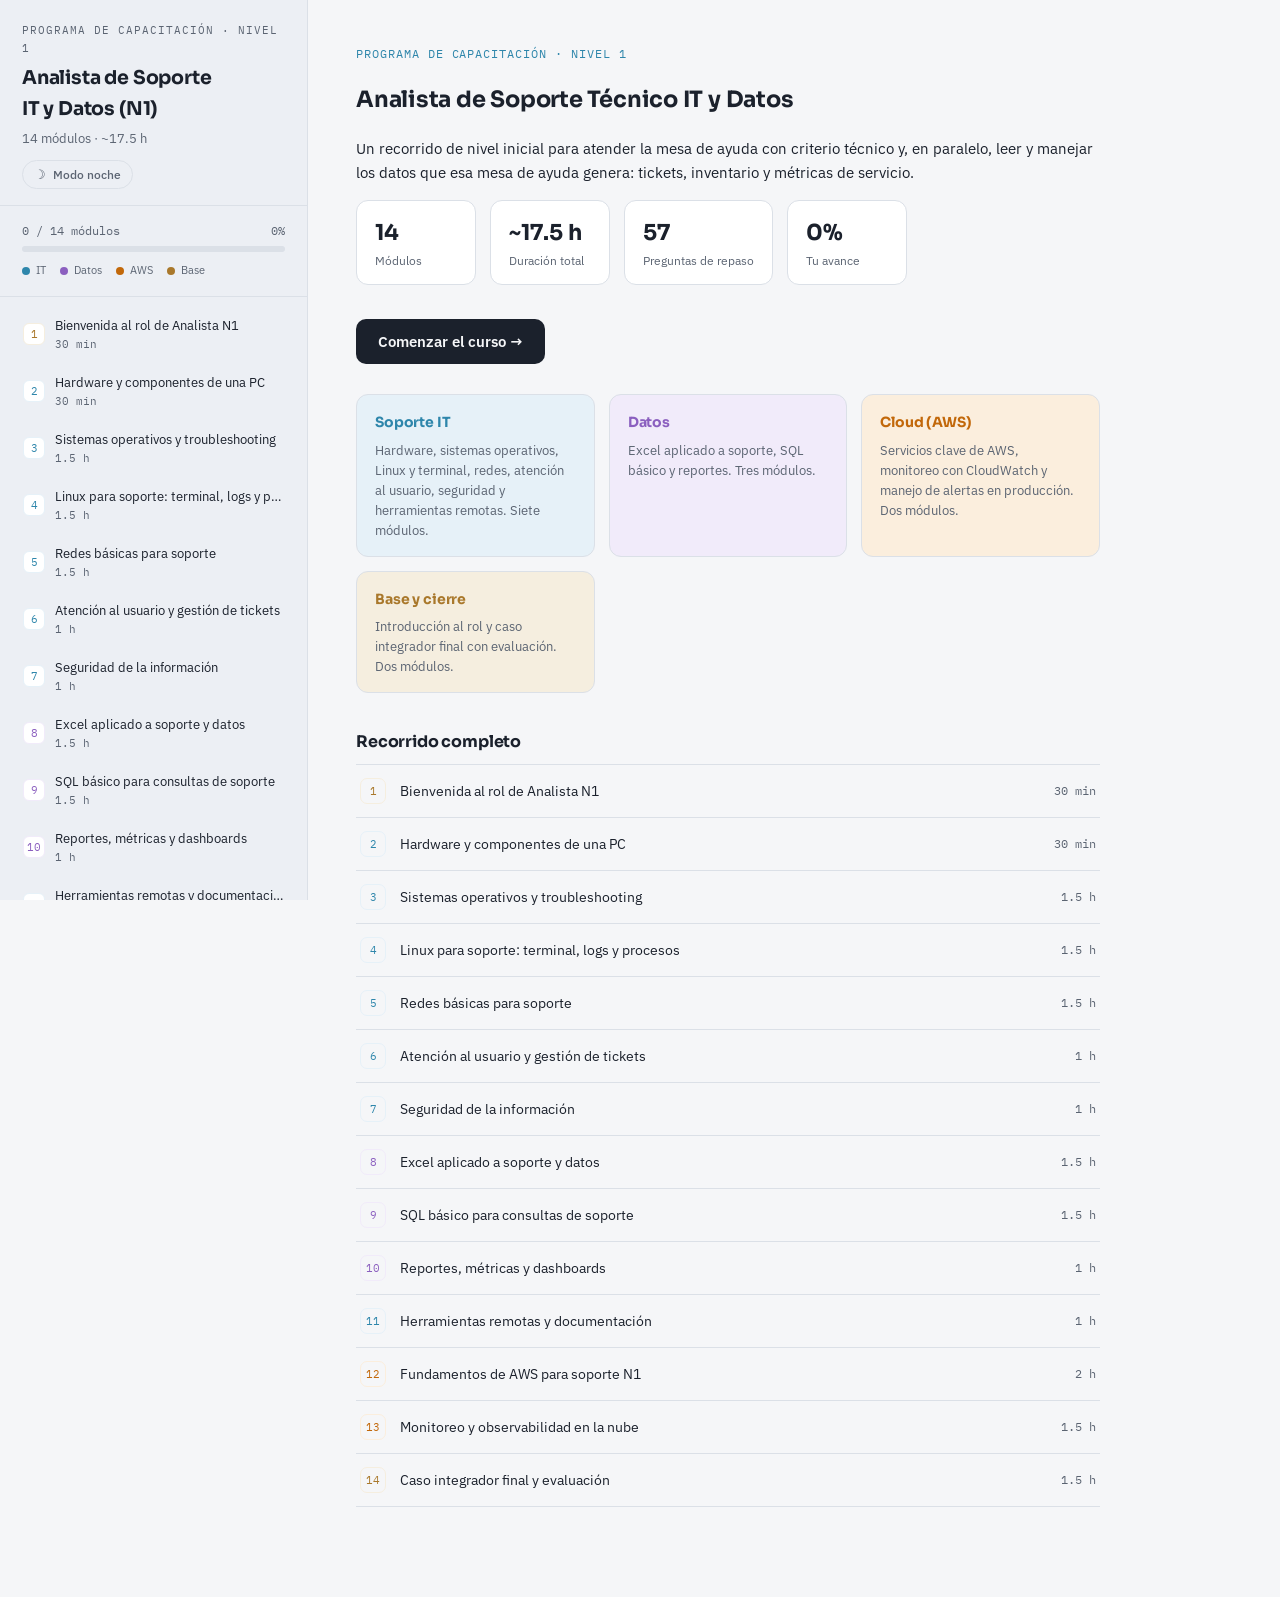
<file: curso-soporte-n1.html>
<!DOCTYPE html>
<html lang="es">
<head>
<meta charset="UTF-8" />
<meta name="viewport" content="width=device-width, initial-scale=1.0" />
<title>Soporte N1 IT y Datos</title>
<meta name="description" content="Programa interactivo de capacitación para Analista de Soporte Técnico IT y Datos (N1): 14 módulos (incluye Linux, AWS y monitoreo), ejercicios y autoevaluación gamificada con intentos limitados y preguntas aleatorias." />
<link rel="stylesheet" href="https://fonts.googleapis.com/css2?family=Sora:wght@500;600;700&family=IBM+Plex+Sans:wght@400;500;600&family=IBM+Plex+Mono:wght@400;500;600&display=swap">
<script>
// Se aplica antes del primer render para evitar un parpadeo del tema incorrecto.
(function(){
  try{
    var t = localStorage.getItem('n1-course-theme-v1');
    if(t === 'light' || t === 'dark'){ document.documentElement.setAttribute('data-theme', t); }
  }catch(e){}
})();
</script>
<style>
:root{
  --bg:#F5F6F8;
  --surface:#FFFFFF;
  --surface-2:#ECEFF4;
  --text:#1B212C;
  --text-muted:#5B6472;
  --border:#DBE0E7;
  --accent-it:#2E86AB;
  --accent-it-soft:#E6F1F8;
  --accent-data:#8B5FBF;
  --accent-data-soft:#F1EBFA;
  --accent-core:#A9782B;
  --accent-core-soft:#F5EEDF;
  --accent-cloud:#C2680A;
  --accent-cloud-soft:#FBEEDD;
  --success:#2F9E5B;
  --success-soft:#E4F5EB;
  --danger:#C4453B;
  --danger-soft:#FBEAE8;
  --warn:#B07407;
  --warn-soft:#FBF1DF;
  --shadow: 0 1px 2px rgba(20,26,38,0.04), 0 8px 24px -12px rgba(20,26,38,0.18);
}
@media (prefers-color-scheme: dark){
  :root:not([data-theme="light"]){
    --bg:#0F141C;
    --surface:#161D29;
    --surface-2:#1B2431;
    --text:#E6EAF1;
    --text-muted:#98A2B5;
    --border:#2A3345;
    --accent-it:#63B4DC;
    --accent-it-soft:rgba(99,180,220,0.14);
    --accent-data:#B592E3;
    --accent-data-soft:rgba(181,146,227,0.16);
    --accent-core:#D6AD57;
    --accent-core-soft:rgba(214,173,87,0.14);
    --accent-cloud:#F0A868;
    --accent-cloud-soft:rgba(240,168,104,0.14);
    --success:#4FBE81;
    --success-soft:rgba(79,190,129,0.14);
    --danger:#E1837A;
    --danger-soft:rgba(225,131,122,0.14);
    --warn:#E0B052;
    --warn-soft:rgba(224,176,82,0.14);
    --shadow: 0 1px 2px rgba(0,0,0,0.3), 0 8px 24px -12px rgba(0,0,0,0.5);
  }
}
:root[data-theme="dark"]{
  --bg:#0F141C;
  --surface:#161D29;
  --surface-2:#1B2431;
  --text:#E6EAF1;
  --text-muted:#98A2B5;
  --border:#2A3345;
  --accent-it:#63B4DC;
  --accent-it-soft:rgba(99,180,220,0.14);
  --accent-data:#B592E3;
  --accent-data-soft:rgba(181,146,227,0.16);
  --accent-core:#D6AD57;
  --accent-core-soft:rgba(214,173,87,0.14);
  --accent-cloud:#F0A868;
  --accent-cloud-soft:rgba(240,168,104,0.14);
  --success:#4FBE81;
  --success-soft:rgba(79,190,129,0.14);
  --danger:#E1837A;
  --danger-soft:rgba(225,131,122,0.14);
  --warn:#E0B052;
  --warn-soft:rgba(224,176,82,0.14);
  --shadow: 0 1px 2px rgba(0,0,0,0.3), 0 8px 24px -12px rgba(0,0,0,0.5);
}
*{box-sizing:border-box;}
html,body{margin:0;padding:0;}
body{
  background:var(--bg);
  color:var(--text);
  font-family:"IBM Plex Sans", ui-sans-serif, system-ui, sans-serif;
  font-size:15px;
  line-height:1.6;
  -webkit-font-smoothing:antialiased;
}
h1,h2,h3,.display{
  font-family:"Sora", ui-sans-serif, system-ui, sans-serif;
  text-wrap:balance;
  letter-spacing:-0.01em;
}
code,.mono{
  font-family:"IBM Plex Mono", ui-monospace, SFMono-Regular, Menlo, monospace;
}
a{color:var(--accent-it);}
button{font-family:inherit;}
::selection{background:var(--accent-it-soft);}
:focus-visible{outline:2px solid var(--accent-it);outline-offset:2px;}

.app-shell{
  display:flex;
  min-height:100vh;
}

/* ---------- Sidebar ---------- */
.sidebar{
  width:308px;
  flex:0 0 308px;
  background:var(--surface-2);
  border-right:1px solid var(--border);
  display:flex;
  flex-direction:column;
  position:sticky;
  top:0;
  height:100vh;
  overflow-y:auto;
}
.sidebar-head{
  padding:22px 22px 16px;
  border-bottom:1px solid var(--border);
}
.eyebrow{
  font-family:"IBM Plex Mono", monospace;
  font-size:11px;
  letter-spacing:0.09em;
  text-transform:uppercase;
  color:var(--text-muted);
  margin:0 0 6px;
}
.sidebar-head h1{
  font-size:19px;
  margin:0 0 4px;
  cursor:pointer;
}
.sidebar-head .sub{
  font-size:12.5px;
  color:var(--text-muted);
  margin:0;
}
.theme-toggle{
  display:inline-flex;
  align-items:center;
  gap:7px;
  margin-top:12px;
  padding:6px 11px;
  font-family:"IBM Plex Sans", sans-serif;
  font-size:12px;
  font-weight:500;
  color:var(--text-muted);
  background:var(--surface-2);
  border:1px solid var(--border);
  border-radius:999px;
  cursor:pointer;
  transition:color .15s ease, border-color .15s ease;
}
.theme-toggle:hover{
  color:var(--text);
  border-color:var(--accent-it);
}
.theme-toggle:focus-visible{
  outline:2px solid var(--accent-it);
  outline-offset:2px;
}
.theme-toggle .theme-icon{
  font-size:13px;
  line-height:1;
}
.progress-wrap{
  padding:16px 22px;
  border-bottom:1px solid var(--border);
}
.progress-label{
  display:flex;
  justify-content:space-between;
  font-size:11.5px;
  color:var(--text-muted);
  margin-bottom:6px;
  font-family:"IBM Plex Mono", monospace;
}
.progress-track{
  height:6px;
  border-radius:99px;
  background:var(--border);
  overflow:hidden;
}
.progress-fill{
  height:100%;
  border-radius:99px;
  background:linear-gradient(90deg, var(--accent-it), var(--accent-data));
  transition:width .4s ease;
}
.legend{
  display:flex;
  gap:14px;
  margin-top:10px;
  flex-wrap:wrap;
}
.legend-item{
  display:flex;
  align-items:center;
  gap:6px;
  font-size:11px;
  color:var(--text-muted);
}
.dot{width:8px;height:8px;border-radius:50%;flex:none;}
.dot.it{background:var(--accent-it);}
.dot.data{background:var(--accent-data);}
.dot.core{background:var(--accent-core);}
.dot.cloud{background:var(--accent-cloud);}

.nav-list{
  list-style:none;
  margin:0;
  padding:10px 12px 22px;
  flex:1;
}
.nav-item{margin-bottom:2px;}
.nav-btn{
  width:100%;
  display:flex;
  align-items:center;
  gap:10px;
  text-align:left;
  background:transparent;
  border:1px solid transparent;
  border-radius:10px;
  padding:9px 10px;
  cursor:pointer;
  color:var(--text);
  transition:background .15s ease, border-color .15s ease;
}
.nav-btn:hover{background:var(--surface);}
.nav-btn.active{background:var(--surface);border-color:var(--border);box-shadow:var(--shadow);}
.nav-num{
  font-family:"IBM Plex Mono", monospace;
  font-size:11px;
  width:22px;height:22px;
  border-radius:6px;
  display:flex;align-items:center;justify-content:center;
  flex:none;
  background:var(--surface);
  color:var(--text-muted);
  border:1px solid var(--border);
}
.nav-btn.track-it .nav-num{color:var(--accent-it);border-color:var(--accent-it-soft);}
.nav-btn.track-data .nav-num{color:var(--accent-data);border-color:var(--accent-data-soft);}
.nav-btn.track-core .nav-num{color:var(--accent-core);border-color:var(--accent-core-soft);}
.nav-btn.track-cloud .nav-num{color:var(--accent-cloud);border-color:var(--accent-cloud-soft);}
.nav-btn.done .nav-num{background:var(--success-soft);color:var(--success);border-color:transparent;}
.nav-text{flex:1;min-width:0;}
.nav-title{font-size:13px;display:block;overflow:hidden;text-overflow:ellipsis;white-space:nowrap;}
.nav-dur{font-size:10.5px;color:var(--text-muted);font-family:"IBM Plex Mono",monospace;}
.nav-check{color:var(--success);flex:none;font-size:13px;}

/* ---------- Main ---------- */
.main{
  flex:1;
  min-width:0;
  padding:44px 48px 90px;
  max-width:840px;
}
.view{display:none;}
.view.active{display:block;}

/* Landing */
.hero-kicker{
  font-family:"IBM Plex Mono", monospace;
  font-size:12px;
  letter-spacing:0.08em;
  text-transform:uppercase;
  color:var(--accent-it);
  margin:0 0 12px;
}
.hero h2{font-size:36px;margin:0 0 14px;line-height:1.15;}
.hero p.lead{font-size:16px;color:var(--text-muted);max-width:60ch;margin:0 0 28px;}
.stat-row{display:flex;gap:14px;flex-wrap:wrap;margin-bottom:34px;}
.stat-card{
  background:var(--surface);
  border:1px solid var(--border);
  border-radius:12px;
  padding:14px 18px;
  min-width:120px;
}
.stat-card .num{font-family:"Sora";font-size:22px;font-weight:700;}
.stat-card .lbl{font-size:11.5px;color:var(--text-muted);margin-top:2px;}
.start-btn{
  font-family:"IBM Plex Sans";
  font-size:14.5px;
  font-weight:600;
  background:var(--text);
  color:var(--bg);
  border:none;
  border-radius:10px;
  padding:13px 22px;
  cursor:pointer;
  display:inline-flex;
  align-items:center;
  gap:8px;
}
.start-btn:hover{opacity:.88;}
.track-legend-cards{
  display:grid;
  grid-template-columns:repeat(auto-fit, minmax(210px,1fr));
  gap:14px;
  margin:30px 0 36px;
}
.track-card{
  border-radius:12px;
  padding:16px 18px;
  border:1px solid var(--border);
}
.track-card h3{font-size:14px;margin:0 0 6px;font-family:"Sora";}
.track-card p{font-size:12.5px;color:var(--text-muted);margin:0;}
.track-card.it{background:var(--accent-it-soft);}
.track-card.it h3{color:var(--accent-it);}
.track-card.data{background:var(--accent-data-soft);}
.track-card.data h3{color:var(--accent-data);}
.track-card.core{background:var(--accent-core-soft);}
.track-card.core h3{color:var(--accent-core);}
.track-card.cloud{background:var(--accent-cloud-soft);}
.track-card.cloud h3{color:var(--accent-cloud);}

.roadmap{border-top:1px solid var(--border);margin-top:10px;}
.road-row{
  display:flex;
  align-items:center;
  gap:14px;
  padding:13px 4px;
  border-bottom:1px solid var(--border);
  cursor:pointer;
}
.road-row:hover .road-title{text-decoration:underline;}
.road-badge{
  font-family:"IBM Plex Mono";
  font-size:11px;
  width:26px;height:26px;
  border-radius:7px;
  display:flex;align-items:center;justify-content:center;
  flex:none;
  border:1px solid var(--border);
  color:var(--text-muted);
}
.road-row.it .road-badge{color:var(--accent-it);border-color:var(--accent-it-soft);}
.road-row.data .road-badge{color:var(--accent-data);border-color:var(--accent-data-soft);}
.road-row.core .road-badge{color:var(--accent-core);border-color:var(--accent-core-soft);}
.road-row.cloud .road-badge{color:var(--accent-cloud);border-color:var(--accent-cloud-soft);}
.road-title{font-size:14px;flex:1;}
.road-dur{font-family:"IBM Plex Mono";font-size:11.5px;color:var(--text-muted);}

/* Module view */
.mod-kicker{
  display:flex;
  align-items:center;
  gap:10px;
  margin-bottom:10px;
}
.track-pill{
  font-family:"IBM Plex Mono";
  font-size:10.5px;
  letter-spacing:0.06em;
  text-transform:uppercase;
  padding:3px 9px;
  border-radius:99px;
}
.track-pill.it{background:var(--accent-it-soft);color:var(--accent-it);}
.track-pill.data{background:var(--accent-data-soft);color:var(--accent-data);}
.track-pill.core{background:var(--accent-core-soft);color:var(--accent-core);}
.track-pill.cloud{background:var(--accent-cloud-soft);color:var(--accent-cloud);}
.dur-pill{font-family:"IBM Plex Mono";font-size:11.5px;color:var(--text-muted);}
.mod-title{font-size:28px;margin:0 0 16px;}
.objective-box{
  background:var(--surface);
  border:1px solid var(--border);
  border-left:3px solid var(--accent-it);
  border-radius:10px;
  padding:14px 18px;
  margin-bottom:30px;
  font-size:13.5px;
}
.objective-box b{font-family:"Sora";font-size:11.5px;text-transform:uppercase;letter-spacing:0.06em;display:block;margin-bottom:4px;color:var(--text-muted);}
.track-it .objective-box{border-left-color:var(--accent-it);}
.track-data .objective-box{border-left-color:var(--accent-data);}
.track-core .objective-box{border-left-color:var(--accent-core);}
.track-cloud .objective-box{border-left-color:var(--accent-cloud);}

.section-block{margin-bottom:26px;}
.section-block h3{font-size:17px;margin:0 0 8px;}
.section-block p{margin:0 0 10px;color:var(--text);}
.section-block p:last-child{margin-bottom:0;}

.ref-table-wrap{overflow-x:auto;margin:14px 0;border:1px solid var(--border);border-radius:10px;}
table.ref-table{border-collapse:collapse;width:100%;font-size:13px;}
table.ref-table caption{display:none;}
table.ref-table th, table.ref-table td{
  padding:9px 14px;
  text-align:left;
  border-bottom:1px solid var(--border);
  vertical-align:top;
}
table.ref-table th:first-child, table.ref-table td:first-child{
  white-space:nowrap;
}
table.ref-table td:not(:first-child){
  min-width:220px;
}
table.ref-table th{
  font-family:"IBM Plex Mono";
  font-size:11px;
  text-transform:uppercase;
  letter-spacing:0.05em;
  color:var(--text-muted);
  background:var(--surface-2);
}
table.ref-table tr:last-child td{border-bottom:none;}
table.ref-table td{color:var(--text);}
.ref-caption{font-size:11.5px;color:var(--text-muted);margin:8px 0 0;font-family:"IBM Plex Mono";}

.steps-list{margin:14px 0;padding:0;list-style:none;counter-reset:step;}
.steps-list li{
  counter-increment:step;
  display:flex;
  gap:12px;
  padding:9px 0;
  border-bottom:1px solid var(--border);
  font-size:13.5px;
}
.steps-list li:last-child{border-bottom:none;}
.steps-list li::before{
  content:counter(step);
  font-family:"IBM Plex Mono";
  font-size:11px;
  width:22px;height:22px;
  border-radius:50%;
  background:var(--surface-2);
  border:1px solid var(--border);
  display:flex;align-items:center;justify-content:center;
  flex:none;
  color:var(--text-muted);
}

.code-block{
  background:var(--surface-2);
  border:1px solid var(--border);
  border-radius:10px;
  padding:14px 16px;
  overflow-x:auto;
  margin:14px 0;
}
.code-block .code-label{font-size:10.5px;color:var(--text-muted);text-transform:uppercase;letter-spacing:0.06em;margin-bottom:6px;font-family:"IBM Plex Mono";}
.code-block pre{margin:0;font-family:"IBM Plex Mono";font-size:12.5px;line-height:1.55;white-space:pre-wrap;word-break:break-word;}

.challenge-block{background:var(--surface-2);border:1px solid var(--border);border-radius:10px;padding:14px 16px;margin:14px 0;}
.challenge-block .challenge-num{font-family:"IBM Plex Mono";font-size:10.5px;color:var(--text-muted);text-transform:uppercase;letter-spacing:0.06em;margin-bottom:6px;}
.challenge-block .challenge-prompt{margin:0 0 10px;font-size:13.5px;}
.challenge-input-row{display:flex;align-items:center;gap:8px;background:var(--surface);border:1px solid var(--border);border-radius:8px;padding:8px 12px;margin-bottom:10px;transition:border-color .15s;}
.challenge-input-row:focus-within{border-color:var(--accent-cloud);}
.challenge-input-row.ok{border-color:var(--success);background:var(--success-soft);}
.challenge-input-row.close{border-color:var(--warn);background:var(--warn-soft);}
.challenge-input-row.no{border-color:var(--danger);background:var(--danger-soft);}
.challenge-caret{font-family:"IBM Plex Mono";font-size:12.5px;color:var(--text-muted);flex:none;user-select:none;}
.challenge-input{flex:1;min-width:0;font-family:"IBM Plex Mono";font-size:12.5px;border:0;background:transparent;color:var(--text);padding:2px 0;outline:none;}
.challenge-input::placeholder{color:var(--text-muted);opacity:.7;}
.challenge-actions{display:flex;gap:8px;flex-wrap:wrap;}
.challenge-check-btn,.challenge-reveal-btn{font-family:"IBM Plex Mono";font-size:11.5px;padding:6px 13px;border-radius:8px;border:1px solid var(--border);background:transparent;color:var(--text-muted);cursor:pointer;}
.challenge-check-btn{border-color:var(--accent-cloud);color:var(--accent-cloud);}
.challenge-check-btn:hover{background:var(--accent-cloud-soft);}
.challenge-reveal-btn:hover{border-color:var(--accent-cloud);color:var(--accent-cloud);}
.challenge-check-btn:focus-visible,.challenge-reveal-btn:focus-visible,.challenge-input:focus-visible{outline:2px solid var(--accent-cloud);outline-offset:2px;}
.challenge-feedback{margin:10px 0 0;font-size:12.5px;line-height:1.5;display:none;}
.challenge-feedback.show{display:block;}
.challenge-feedback.ok{color:var(--success);}
.challenge-feedback.close{color:var(--warn);}
.challenge-feedback.no{color:var(--danger);}
.challenge-feedback code{font-family:"IBM Plex Mono";font-size:12px;background:var(--surface);border:1px solid var(--border);border-radius:5px;padding:1px 5px;color:var(--text);}
.challenge-block.solved .challenge-num::after{content:" \2713 resuelto";color:var(--success);}
.challenge-answer{display:none;margin-top:10px;}
.challenge-answer.show{display:block;}
.challenge-answer pre{margin:0;font-family:"IBM Plex Mono";font-size:12.5px;line-height:1.55;white-space:pre-wrap;word-break:break-word;background:var(--surface);border:1px solid var(--border);border-radius:8px;padding:10px 12px;}

.exercise-box{
  background:var(--accent-core-soft);
  border:1px solid var(--border);
  border-radius:12px;
  padding:18px 20px;
  margin:30px 0;
}
.exercise-box .tag{
  font-family:"IBM Plex Mono";
  font-size:10.5px;
  text-transform:uppercase;
  letter-spacing:0.07em;
  color:var(--accent-core);
  margin:0 0 8px;
}
.exercise-box h4{margin:0 0 8px;font-size:15px;font-family:"Sora";}
.exercise-box p{margin:0;font-size:13.5px;}

.quiz{border-top:1px solid var(--border);padding-top:22px;margin-top:30px;}
.quiz h3{font-size:16px;margin:0 0 4px;}
.quiz > .quiz-sub{font-size:12.5px;color:var(--text-muted);margin:0 0 18px;}
.quiz-head{display:flex;align-items:center;justify-content:space-between;gap:10px;flex-wrap:wrap;}
.quiz-head h3{margin:0;}
.attempt-pill{font-family:"IBM Plex Mono";font-size:11px;color:var(--text-muted);border:1px solid var(--border);border-radius:99px;padding:4px 11px;white-space:nowrap;}
.q-block{margin-bottom:22px;}
.q-text{font-size:13.5px;font-weight:600;margin:0 0 10px;}
.q-options{display:flex;flex-direction:column;gap:7px;}
.q-opt{
  text-align:left;
  border:1px solid var(--border);
  background:var(--surface);
  border-radius:9px;
  padding:9px 13px;
  font-size:13px;
  cursor:pointer;
  color:var(--text);
}
.q-opt:hover{border-color:var(--accent-it);}
.q-opt.correct{background:var(--success-soft);border-color:var(--success);color:var(--text);}
.q-opt.incorrect{background:var(--danger-soft);border-color:var(--danger);color:var(--text);}
.q-opt[disabled]{cursor:default;}
.q-explain{font-size:12.5px;color:var(--text-muted);margin:8px 0 0;padding-left:2px;display:none;}
.q-explain.show{display:block;}

.lock-box, .pass-box{border-radius:12px;padding:18px 20px;margin-top:6px;border:1px solid var(--border);}
.lock-box{background:var(--danger-soft);}
.lock-box .tag{font-family:"IBM Plex Mono";font-size:10.5px;text-transform:uppercase;letter-spacing:0.07em;color:var(--danger);margin:0 0 8px;}
.lock-box h4{margin:0 0 8px;font-size:15px;font-family:"Sora";color:var(--danger);}
.lock-box p{margin:0 0 14px;font-size:13.5px;}
.pass-box{background:var(--success-soft);}
.pass-box .tag{font-family:"IBM Plex Mono";font-size:10.5px;text-transform:uppercase;letter-spacing:0.07em;color:var(--success);margin:0 0 8px;}
.pass-box h4{margin:0 0 8px;font-size:15px;font-family:"Sora";color:var(--success);}
.pass-box p{margin:0;font-size:13.5px;}
.course-complete-banner{background:var(--success-soft);border:1px solid var(--success);border-radius:12px;padding:16px 20px;margin-bottom:24px;font-size:14px;}

.mod-footer{
  display:flex;
  justify-content:space-between;
  align-items:center;
  margin-top:38px;
  padding-top:22px;
  border-top:1px solid var(--border);
  gap:12px;
  flex-wrap:wrap;
}
.status-pill{font-family:"IBM Plex Mono";font-size:11.5px;padding:6px 13px;border-radius:99px;border:1px solid var(--border);color:var(--text-muted);}
.status-pill.done{background:var(--success-soft);color:var(--success);border-color:transparent;}
.nav-arrows{display:flex;gap:8px;}
.arrow-btn{
  font-family:"IBM Plex Sans";
  font-size:13px;
  padding:9px 14px;
  border-radius:9px;
  border:1px solid var(--border);
  background:var(--surface);
  color:var(--text);
  cursor:pointer;
}
.arrow-btn:hover{border-color:var(--accent-it);}
.arrow-btn[disabled]{opacity:.4;cursor:default;}

.menu-toggle{display:none;}

@media (max-width: 860px){
  .app-shell{flex-direction:column;}
  .sidebar{
    position:relative;
    width:100%;
    flex:none;
    height:auto;
    max-height:none;
  }
  .nav-list{
    display:none;
    padding-top:4px;
  }
  .nav-list.open{display:block;}
  .menu-toggle{
    display:flex;
    align-items:center;
    justify-content:space-between;
    width:100%;
    background:none;
    border:none;
    color:var(--text);
    padding:12px 22px;
    font-family:"IBM Plex Mono";
    font-size:11.5px;
    text-transform:uppercase;
    letter-spacing:0.06em;
    cursor:pointer;
  }
  .main{padding:32px 20px 70px;}
  .hero h2{font-size:28px;}
}
</style>
</head>
<body>

<div class="app-shell">
  <aside class="sidebar">
    <div class="sidebar-head">
      <p class="eyebrow">Programa de capacitación &middot; Nivel 1</p>
      <h1 id="sidebar-title">Analista de Soporte<br>IT y Datos (N1)</h1>
      <p class="sub" id="sidebar-sub">14 módulos &middot; ~17.5 horas</p>
      <button class="theme-toggle" id="theme-toggle" type="button" aria-pressed="false">
        <span class="theme-icon" id="theme-icon" aria-hidden="true">&#9789;</span>
        <span id="theme-label">Modo noche</span>
      </button>
    </div>
    <div class="progress-wrap">
      <div class="progress-label">
        <span id="progress-text">0 / 14 módulos</span>
        <span id="progress-pct">0%</span>
      </div>
      <div class="progress-track"><div class="progress-fill" id="progress-fill" style="width:0%"></div></div>
      <div class="legend">
        <span class="legend-item"><span class="dot it"></span>IT</span>
        <span class="legend-item"><span class="dot data"></span>Datos</span>
        <span class="legend-item"><span class="dot cloud"></span>AWS</span>
        <span class="legend-item"><span class="dot core"></span>Base</span>
      </div>
    </div>
    <button class="menu-toggle" id="menu-toggle">Ver módulos <span id="menu-caret">&#9662;</span></button>
    <ul class="nav-list" id="nav-list"></ul>
  </aside>

  <main class="main">
    <section class="view active" id="view-landing"></section>
    <section class="view" id="view-module"></section>
  </main>
</div>

<script>
(function(){

var MODULES = [
  {
    id:1, track:'core', title:'Bienvenida al rol de Analista N1', duration:'30 min',
    objective:'Entender qué hace un analista N1, cómo se ubica dentro de la mesa de ayuda y por qué este puesto combina soporte técnico con manejo de datos.',
    content:[
      {type:'p', text:'El soporte N1 es el primer punto de contacto cuando un usuario tiene un problema técnico o una solicitud. Recibe el caso, lo clasifica, intenta resolverlo con procedimientos conocidos y, si no puede, lo deriva al nivel siguiente con la información necesaria para que no se pierda tiempo. No se espera que un N1 lo sepa todo: se espera que siga un método, use bien las herramientas y documente con claridad.'},
      {type:'p', text:'La mesa de ayuda suele organizarse en niveles. El N1 atiende el volumen alto de incidentes frecuentes y bien documentados (accesos, contraseñas, impresoras, conectividad básica, consultas simples sobre el estado de un ticket). El N2 investiga casos que requieren más profundidad técnica. El N3 interviene en problemas complejos o de infraestructura. Sarber cuándo escalar, y a quién, es tan importante como saber resolver.'},
      {type:'table', caption:'Niveles típicos de soporte', columns:['Nivel','Qué resuelve','Ejemplo'], rows:[
        ['N1','Incidentes frecuentes con procedimiento conocido','Restablecer contraseña, reconectar impresora'],
        ['N2','Casos que requieren diagnóstico más profundo','Falla intermitente de red en un sector'],
        ['N3','Infraestructura, arquitectura, proveedores externos','Caída de un servidor o servicio crítico']
      ]},
      {type:'p', text:'Un detalle propio de este puesto: cada vez más, el soporte N1 no solo resuelve incidentes técnicos, también consulta bases de datos e inventarios, arma reportes en Excel y lee dashboards para entender cómo está funcionando la mesa de ayuda en su conjunto. Y a eso se suma una tercera pata cada vez más difícil de esquivar: buena parte de los servicios que la mesa soporta ya no viven en un servidor del sótano sino en la nube, sobre Linux, con alertas automáticas que avisan antes que el usuario. Por eso el programa recorre los cuatro terrenos: soporte IT (incluida la terminal de Linux), datos, nube y monitoreo, y el módulo final los combina en un caso único.'}
    ],
    exercise:{title:'Reflexión inicial', body:'Antes de avanzar, anotá (en un documento propio) tres tipos de consultas que creés que van a llegar con más frecuencia a un analista N1, pensando en tu propia experiencia como usuario de algún servicio de soporte. Vas a poder comparar esta lista con la realidad del rol a medida que avances en el curso.'},
    quiz:[
      {q:'¿Cuál es la función principal de un analista N1?', options:['Diseñar la arquitectura de red de la empresa','Ser el primer punto de contacto y resolver incidentes frecuentes con procedimientos conocidos','Aprobar las compras de hardware','Auditar la seguridad de los servidores'], correct:1, explain:'El N1 es la primera línea de atención: resuelve lo que ya tiene procedimiento y deriva el resto con contexto.'},
      {q:'¿Qué caracteriza a un caso que debería escalarse a N2?', options:['Que el usuario lo pida por las dudas','Que el N1 no tenga tiempo ese día','Que requiera un diagnóstico más profundo que excede los procedimientos de N1','Que el ticket lleve más de 5 minutos abierto'], correct:2, explain:'Se escala quo un caso supera el alcance o la profundidad técnica esperada de N1, no por plazo o comodidad.'},
      {q:'¿Por qué este programa incluye módulos de datos además de soporte técnico?', options:['Porque es un curso genérico de oficina','Porque el rol N1 actual también consulta bases de datos, arma reportes y lee dashboards de la mesa de ayuda','Porque no hay suficiente contenido técnico para llenar el programa','Porque los datos reemplazan al soporte técnico'], correct:1, explain:'El N1 moderno combina resolución técnica con lectura y manejo básico de datos operativos.'}
    ]
  },
  {
    id:2, track:'it', title:'Hardware y componentes de una PC', duration:'30 min',
    objective:'Reconocer los componentes principales de una computadora y aplicar un primer diagnóstico visual ante fallas comunes de hardware.',
    content:[
      {type:'p', text:'Para diagnosticar cualquier falla conviene saber qué partes tiene el equipo: la placa madre conecta todo, el procesador (CPU) ejecuta las instrucciones, la memoria RAM guarda datos temporales mientras el equipo está encendido, el almacenamiento (HDD o SSD) conserva el sistema y los archivos de forma permanente, y la fuente de poder alimenta a los demás componentes. Un N1 no repara hardware a nivel de placa, pero sí identifica síntomas, aísla la causa probable y decide si corresponde un reemplazo simple o una escalación a soporte especializado o garantía.'},
      {type:'table', caption:'Síntomas comunes y primer chequeo', columns:['Síntoma','Primer chequeo'], rows:[
        ['El equipo no enciende','Cable de alimentación, tomacorriente, luz de la fuente, botón de encendido'],
        ['Se reinicia solo o se apaga de golpe','Temperatura, ventilación, fuente de poder, actualizaciones pendientes'],
        ['Ruido de ventilador muy fuerte','Acumulación de polvo, ventilación obstruida, uso elevado de CPU'],
        ['Pantalla azul (BSOD) o pantalla negra','Anotar el código de error, revisar cambios recientes de hardware o drivers'],
        ['No detecta un periférico (mouse, teclado)','Puerto USB alternativo, cable, otro equipo para descartar el periférico']
      ]},
      {type:'p', text:'Buenas prácticas que todo N1 debe respetar: manipular los equipos con cuidado para evitar descargas electrostáticas, no forzar conectores, y registrar siempre el número de serie o de inventario en el ticket. Esa trazabilidad es clave si el caso se escala o si el mismo equipo vuelve a fallar más adelante.'}
    ],
    exercise:{title:'Diagnóstico guiado', body:'Un usuario reporta: "prendo la PC y no pasa nada, ni siquiera se enciende la luz". Usando la tabla de síntomas y chequeos, escribí en orden los tres primeros pasos que seguirías antes de escalar el caso, y qué anotarías en el ticket en cada paso.'},
    quiz:[
      {q:'¿Qué componente guarda los datos de forma permanente, incluso apagado el equipo?', options:['La memoria RAM','El almacenamiento (HDD/SSD)','La fuente de poder','El procesador'], correct:1, explain:'La RAM es volátil y se borra al apagar; el almacenamiento conserva la información.'},
      {q:'Ante una pantalla azul (BSOD), ¿cuál es un primer paso correcto?', options:['Formatear el equipo de inmediato','Anotar el código de error y revisar cambios recientes de hardware o drivers','Ignorarlo si el equipo vuelve a encender','Cambiar la fuente de poder sin más análisis'], correct:1, explain:'El código de error y los cambios recientes acotan la causa antes de tomar una acción más drástica.'},
      {q:'¿Por qué es importante registrar el número de serie del equipo en el ticket?', options:['Es un requisito estético del sistema','Permite trazabilidad si el caso se escala o el equipo vuelve a fallar','No tiene ninguna utilidad real','Solo lo necesita el área de compras'], correct:1, explain:'La trazabilidad por número de serie ayuda a detectar patrones y da contexto a quien retoma el caso.'}
    ]
  },
  {
    id:3, track:'it', title:'Sistemas operativos y troubleshooting', duration:'1.5 h',
    objective:'Aplicar un método de troubleshooting ordenado sobre problemas comunes de sistema operativo, usando las herramientas nativas de diagnóstico de Windows.',
    content:[
      {type:'p', text:'La mayoría de los problemas que llegan a un N1 no requieren reinstalar nada: se resuelven siguiendo un método. Reproducir el problema para confirmarlo, aislar qué cambió recientemente (una actualización, una instalación, una configuración), verificar los registros del sistema y, recién después, aplicar una solución progresiva, de la menos invasiva a la más invasiva.'},
      {type:'steps', caption:'Método de troubleshooting', items:[
        'Reproducir el problema y confirmar los síntomas exactos con el usuario',
        'Preguntar qué cambió recientemente (actualización, instalación, configuración)',
        'Revisar el Visor de eventos y el Administrador de tareas en busca de errores o consumo anormal',
        'Probar una solución simple: cerrar la aplicación, reiniciar el servicio o el equipo',
        'Si persiste, iniciar en Modo seguro para descartar que un programa de inicio sea la causa',
        'Documentar la causa y la solución aplicada antes de cerrar el ticket'
      ]},
      {type:'p', text:'Windows ofrece herramientas nativas que todo N1 debe conocer de memoria: el Administrador de tareas (procesos, consumo de CPU/RAM, aplicaciones que no responden), el Visor de eventos (registro histórico de errores y advertencias del sistema), y la Configuración de actualizaciones de Windows (para verificar si una actualización pendiente o reciente está relacionada con la falla).'},
      {type:'p', text:'Un caso frecuente es "la PC está lenta". Antes de asumir una causa, conviene revisar el consumo de CPU, memoria y disco en el Administrador de tareas para identificar si hay un proceso puntual consumiendo recursos, cuántos programas arrancan junto con Windows, y si el disco tiene poco espacio libre, ya que esto último ralentiza el sistema de forma notable.'}
    ],
    exercise:{title:'Caso: "la PC está muy lenta"', body:'Aplicá el método de troubleshooting al caso "la PC del usuario está muy lenta desde ayer". Escribí, paso por paso, qué preguntarías, qué herramienta abrirías primero y qué datos anotarías en el ticket antes de decidir si el caso se resuelve en N1 o se escala.'},
    quiz:[
      {q:'¿Cuál es el primer paso del método de troubleshooting?', options:['Reinstalar el sistema operativo','Reproducir el problema y confirmar los síntomas exactos','Escalar directamente a N2','Reiniciar el equipo sin más análisis'], correct:1, explain:'Sin confirmar el síntoma exacto, cualquier solución que se aplique después es una apuesta a ciegas.'},
      {q:'¿Qué herramienta de Windows muestra el consumo de CPU y RAM en tiempo real?', options:['El Visor de eventos','El Administrador de tareas','El Panel de control de impresoras','El Explorador de archivos'], correct:1, explain:'El Administrador de tareas es la herramienta indicada para ver consumo de recursos en vivo.'},
      {q:'¿Para qué sirve iniciar el equipo en Modo seguro durante un diagnóstico?', options:['Para borrar todos los archivos del usuario','Para descartar que un programa de inicio sea la causa del problema','Para actualizar Windows más rápido','Para cambiar la contraseña del usuario'], correct:1, explain:'El Modo seguro carga solo lo esencial, lo que ayuda a aislar si la causa está en un programa de inicio.'}
    ]
  },
  {
    id:4, track:'it', title:'Linux para soporte: terminal, logs y procesos', duration:'1.5 h',
    objective:'Moverse con soltura en una terminal de Linux para diagnosticar incidencias: navegar el sistema de archivos, leer e interpretar logs, revisar procesos y consumo de recursos, entender permisos y consultar el estado de los servicios.',
    content:[
      {type:'p', text:'Casi todo lo que un usuario ve como "la aplicación" corre, del lado del servidor, sobre Linux. Los servidores web, las bases de datos, los contenedores y la enorme mayoría de las instancias en la nube usan Linux, así que en cuanto un ticket deja de ser "mi teclado no escribe" y pasa a ser "el sistema va lento" o "la app devuelve error 500", el diagnóstico ocurre en una terminal. No se espera que un N1 administre servidores, pero sí que sepa entrar, mirar y reportar con precisión lo que encontró.'},
      {type:'p', text:'La diferencia entre un N1 que aporta y uno que solo reenvía el problema suele estar acá: escalar diciendo "la app falla" obliga al N2 a empezar de cero; escalar diciendo "la app devuelve 502, el log de nginx muestra connection refused hacia el puerto 8080 y el servicio de la aplicación figura como inactive desde las 14:03" le ahorra media hora. Los comandos de este módulo sirven exactamente para poder escribir esa segunda frase.'},
      {type:'table', caption:'Navegación e inspección del sistema de archivos', columns:['Comando','Qué hace'], rows:[
        ['pwd','Muestra en qué directorio estás parado'],
        ['ls -lh','Lista archivos con permisos, dueño, tamaño legible y fecha'],
        ['cd /var/log','Entra a un directorio (acá, el de logs del sistema)'],
        ['find /etc -name "*.conf"','Busca archivos por nombre dentro de una ruta'],
        ['du -sh carpeta/','Muestra cuánto pesa una carpeta en total'],
        ['df -h','Muestra el espacio libre por disco y partición']
      ]},
      {type:'p', text:'Ese último comando, df -h, merece atención especial: el disco lleno es una de las causas más frecuentes y más silenciosas de fallas en un servidor. Una partición al 100% hace que la aplicación no pueda escribir logs, que la base de datos rechace transacciones y que el sistema se comporte de forma errática sin un mensaje de error obvio. Ante cualquier "el servidor está raro", df -h es de los primeros comandos que conviene correr.'},
      {type:'p', text:'Los logs son el registro de lo que el sistema y las aplicaciones fueron haciendo, y son la fuente primaria de diagnóstico. En Linux viven principalmente en /var/log, y en los sistemas modernos también se consultan con journalctl, que centraliza los registros gestionados por systemd.'},
      {type:'table', caption:'Dónde buscar según el síntoma', columns:['Ubicación o comando','Qué contiene'], rows:[
        ['/var/log/syslog o /var/log/messages','Eventos generales del sistema'],
        ['/var/log/auth.log','Autenticaciones, inicios de sesión y uso de sudo'],
        ['journalctl -u nombre-servicio','Log de un servicio concreto gestionado por systemd'],
        ['journalctl -xe','Últimos eventos del sistema con contexto extendido'],
        ['/var/log/nginx/error.log','Errores del servidor web (ruta típica)'],
        ['dmesg','Mensajes del kernel: hardware, discos, drivers']
      ]},
      {type:'p', text:'Leer un log entero es inviable: lo que se hace es filtrar y seguir. Con tail -f el archivo se muestra en vivo mientras se reproduce el problema, y con grep se aísla lo relevante. Combinarlos es la técnica de diagnóstico más usada del día a día.'},
      {type:'code', label:'Filtrar y seguir logs en vivo', code:'# Ver las ultimas 50 lineas de un log\ntail -n 50 /var/log/syslog\n\n# Seguir el log en vivo mientras se reproduce el problema\ntail -f /var/log/nginx/error.log\n\n# Buscar solo los errores, sin distinguir mayusculas\ngrep -i error /var/log/syslog\n\n# Buscar errores y mostrar 3 lineas de contexto alrededor\ngrep -i -C 3 "connection refused" /var/log/nginx/error.log\n\n# Contar cuantas veces aparece un error\ngrep -c "500" /var/log/nginx/access.log'},
      {type:'p', text:'Un detalle que ahorra confusiones: al reportar un error de log, copiá la línea completa con su marca de tiempo, no solo la palabra "error". La hora exacta es lo que le permite al N2 correlacionar el evento con un despliegue, un pico de tráfico o una alarma de monitoreo.'},
      {type:'p', text:'Cuando el síntoma es lentitud, el diagnóstico pasa por los procesos y el consumo de recursos. Las tres preguntas a responder son: qué proceso está consumiendo, cuánta memoria queda libre y si el disco tiene espacio.'},
      {type:'table', caption:'Procesos y recursos', columns:['Comando','Qué muestra'], rows:[
        ['top o htop','Procesos ordenados por consumo de CPU y memoria, en vivo'],
        ['ps aux | grep nginx','Busca si un proceso concreto está corriendo y con qué PID'],
        ['free -h','Memoria RAM y swap disponibles'],
        ['uptime','Hace cuánto arrancó el sistema y la carga promedio'],
        ['kill -15 PID','Pide a un proceso que termine de forma ordenada'],
        ['kill -9 PID','Fuerza la terminación de un proceso que no responde']
      ]},
      {type:'p', text:'Sobre kill conviene una advertencia: -15 (SIGTERM) le pide al proceso que cierre ordenadamente, guardando lo que tenga pendiente; -9 (SIGKILL) lo corta en seco, sin darle oportunidad de cerrar archivos ni terminar transacciones. Usar -9 como primera opción puede corromper datos. Se prueba primero con -15 y solo se recurre a -9 si el proceso quedó realmente colgado.'},
      {type:'p', text:'Los permisos explican una gran proporción de los errores de "no tengo acceso" que llegan a la mesa de ayuda. En Linux cada archivo tiene un dueño, un grupo y tres ternas de permisos: lectura (r), escritura (w) y ejecución (x), para el dueño, el grupo y el resto del mundo.'},
      {type:'code', label:'Cómo leer la salida de ls -l', code:'-rw-r--r--  1 jesus  desarrollo  2048  sep  2 13:40  reporte.csv\n│└┬┘└┬┘└┬┘     └─┬─┘  └───┬────┘\n│ │  │  │        │        └── grupo propietario\n│ │  │  │        └── usuario propietario\n│ │  │  └── otros: solo lectura (r--)\n│ │  └── grupo: solo lectura (r--)\n│ └── dueño: lectura y escritura (rw-)\n└── tipo: - archivo normal, d directorio, l enlace simbolico'},
      {type:'p', text:'Los permisos también se expresan en números: r vale 4, w vale 2 y x vale 1, y se suman por cada terna. Así, 644 significa que el dueño puede leer y escribir (4+2), y que grupo y otros solo pueden leer (4). Un 755 agrega permiso de ejecución al dueño, lo habitual en directorios y scripts. Y 777, que da todos los permisos a todo el mundo, casi nunca es la solución correcta: suele ser un parche que deja un problema de seguridad abierto en lugar de corregir al dueño del archivo con chown.'},
      {type:'p', text:'Por último, los servicios. En los sistemas actuales se gestionan con systemctl, y para un N1 lo importante es saber consultar el estado y leer por qué un servicio no levantó, antes de intentar reiniciarlo.'},
      {type:'code', label:'Consultar y controlar servicios', code:'# Ver el estado de un servicio y sus ultimas lineas de log\nsystemctl status nginx\n\n# Ver solo si esta activo\nsystemctl is-active nginx\n\n# Reiniciar un servicio (requiere permisos)\nsudo systemctl restart nginx\n\n# Ver el log completo de ese servicio, del arranque actual\njournalctl -u nginx -b --no-pager'},
      {type:'p', text:'Una recomendación de criterio: reiniciar un servicio suele "arreglar" el síntoma y borrar la evidencia de la causa. Antes de reiniciar, capturá el estado y las últimas líneas del log. Si el problema reaparece en dos horas, esa captura será lo único que permita entender qué pasó.'},
      {type:'p', text:'Practicá la sintaxis antes de necesitarla. Escribí el comando de cada caso antes de revelar la respuesta:'},
      {type:'challenge', prompt:'Un servidor "se comporta raro". Querés descartar primero que el disco esté lleno. Escribí el comando que muestra el espacio libre por partición, en formato legible.', answer:'df -h'},
      {type:'challenge', prompt:'Te reportan que el sitio devuelve errores. Escribí el comando para seguir en vivo el log de errores de nginx mientras reproducís el problema.', answer:'tail -f /var/log/nginx/error.log'},
      {type:'challenge', prompt:'Necesitás saber si el proceso "nginx" está corriendo y con qué PID.', answer:'ps aux | grep nginx'},
      {type:'challenge', prompt:'Querés ver el estado del servicio "nginx" y las últimas líneas de su log, sin reiniciarlo.', answer:'systemctl status nginx'},
      {type:'challenge', prompt:'Buscá todas las líneas que contengan la palabra "error" (sin importar mayúsculas) dentro de /var/log/syslog.', answer:'grep -i error /var/log/syslog'},
      {type:'challenge', prompt:'Un usuario no puede escribir en "reporte.csv". Escribí el comando para ver sus permisos y su dueño.', answer:'ls -l reporte.csv'}
    ],
    exercise:{title:'Diagnóstico en terminal antes de escalar', body:'Te llega el ticket: "la aplicación web responde con error 500 desde hace 20 minutos". No tenés permisos para arreglarla, pero sí para diagnosticar, y tu escalamiento será mucho más útil si llega con evidencia. Escribí, en orden, los cinco comandos que correrías y qué esperás encontrar con cada uno. Después redactá el texto del escalamiento al N2 en un máximo de cuatro líneas, incluyendo: hora de inicio, síntoma exacto, evidencia del log (con marca de tiempo), estado del servicio y qué descartaste. Compará tu resultado con la idea del módulo: escalar no es reenviar, es entregar el problema ya acotado.'},
    quiz:[
      {q:'Un servidor presenta comportamiento errático y la aplicación no logra escribir. ¿Cuál es de los primeros comandos que conviene correr?', options:['kill -9 1','df -h para revisar si alguna partición está llena','shutdown -r now','passwd'], correct:1, explain:'El disco lleno provoca fallas silenciosas y erráticas; df -h lo descarta o lo confirma en segundos.'},
      {q:'¿Cuál es la diferencia entre kill -15 y kill -9?', options:['No hay diferencia, son alias','-15 pide al proceso que termine de forma ordenada; -9 lo fuerza sin permitirle cerrar', '-9 es más lento','-15 solo funciona con servicios web'], correct:1, explain:'SIGTERM (-15) permite un cierre limpio; SIGKILL (-9) corta en seco y puede dejar datos corruptos.'},
      {q:'Querés seguir en vivo lo que escribe un log mientras reproducís el problema. ¿Qué comando usás?', options:['cat archivo.log','tail -f archivo.log','ls -l archivo.log','rm archivo.log'], correct:1, explain:'tail -f mantiene el archivo abierto y muestra las líneas nuevas a medida que se escriben.'},
      {q:'El permiso 644 sobre un archivo significa que:', options:['Todos pueden leer, escribir y ejecutar','El dueño puede leer y escribir; grupo y otros solo leer','Nadie tiene acceso','Solo se puede ejecutar'], correct:1, explain:'6 = lectura + escritura para el dueño; 4 = solo lectura para grupo y para otros.'},
      {q:'Un usuario reporta "permiso denegado" al escribir un archivo. ¿Cuál es la respuesta correcta como N1?', options:['Aplicar chmod 777 al archivo para destrabarlo','Revisar dueño y permisos con ls -l, y corregir la propiedad o el grupo según corresponda','Reiniciar el servidor','Borrar el archivo y pedir que lo vuelvan a crear'], correct:1, explain:'chmod 777 abre el archivo a todo el mundo y deja un problema de seguridad; lo correcto es corregir dueño o grupo.'},
      {q:'¿Por qué conviene capturar el estado y el log de un servicio antes de reiniciarlo?', options:['Porque el reinicio está prohibido','Porque reiniciar suele borrar la evidencia de la causa raíz','Porque acelera el reinicio','Porque el log se elimina automáticamente cada hora'], correct:1, explain:'El reinicio resuelve el síntoma pero destruye el rastro; sin esa captura, un problema recurrente queda sin explicación.'}
    ]
  },
  {
    id:5, track:'it', title:'Redes básicas para soporte', duration:'1.5 h',
    objective:'Comprender los conceptos de red esenciales para el rol y usar comandos básicos para diagnosticar problemas de conectividad.',
    content:[
      {type:'p', text:'Cada equipo en una red necesita una dirección IP para comunicarse. La máscara de subred define qué parte de esa dirección identifica a la red y qué parte al equipo. El gateway (puerta de enlace) es el punto por donde el tráfico sale hacia otras redes, como internet. El DNS traduce nombres (como "correo.empresa.com") a direcciones IP. El DHCP es el servicio que asigna direcciones IP automáticamente a los equipos que se conectan.'},
      {type:'p', text:'La mayoría de los problemas de "no tengo internet" que llegan a un N1 se resuelven verificando, en orden, la conexión física o Wi-Fi, la configuración IP del equipo, y si el problema es local o afecta a otros usuarios. Los comandos de consola son la herramienta principal para esto.'},
      {type:'table', caption:'Comandos básicos de diagnóstico de red', columns:['Comando','Para qué sirve'], rows:[
        ['ipconfig /all (Windows) &middot; ifconfig (Linux/Mac)','Ver la configuración IP actual del equipo: dirección, máscara, gateway, DNS'],
        ['ping <dirección>','Verificar si hay comunicación con otro equipo o servidor'],
        ['tracert <dirección> (Windows) &middot; traceroute (Linux/Mac)','Ver el recorrido de saltos hasta llegar al destino, útil para ubicar dónde se corta la conexión'],
        ['nslookup <dominio>','Verificar si el DNS está resolviendo un nombre de dominio correctamente'],
        ['ipconfig /release y /renew','Liberar y volver a solicitar una dirección IP por DHCP']
      ]},
      {type:'steps', caption:'Flujo para diagnosticar "no tengo internet"', items:[
        'Confirmar si el cable está conectado o el Wi-Fi está activo y con buena señal',
        'Ejecutar ipconfig y verificar que el equipo tenga una IP válida (no 169.254.x.x)',
        'Hacer ping al gateway para confirmar conectividad dentro de la red local',
        'Hacer ping a una IP externa conocida para descartar problema de salida a internet',
        'Ejecutar nslookup a un dominio conocido para descartar un problema de DNS',
        'Preguntar si otros usuarios del mismo sector están afectados, para distinguir un caso puntual de una caída general'
      ]},
      {type:'p', text:'Leer la tabla no alcanza: en una guardia vas a tener que tipear estos comandos sin pensarlos. Escribí cada uno abajo antes de seguir. Si te trabás, el botón te muestra la respuesta, pero intentá primero de memoria: el objetivo es que el comando te salga solo cuando lo necesites de verdad.'},
      {type:'challenge', prompt:'Mostrá la configuración IP completa del equipo en Windows: dirección, máscara, gateway y DNS.', answer:'ipconfig /all', hint:'Es ipconfig con el modificador que pide el detalle completo.'},
      {type:'challenge', prompt:'Verificá si hay comunicación con el gateway, cuya dirección es 192.168.1.1.', answer:'ping 192.168.1.1', hint:'El comando que envía paquetes de prueba a una dirección, seguido de la IP.'},
      {type:'challenge', prompt:'Comprobá si el DNS está resolviendo correctamente el dominio empresa.com.', answer:'nslookup empresa.com', hint:'Es la herramienta de consulta de DNS, seguida del dominio.'},
      {type:'challenge', prompt:'Mostrá el recorrido de saltos hasta google.com desde un equipo Windows, para ubicar dónde se corta la conexión.', answer:'tracert google.com', accept:['traceroute google.com'], hint:'En Windows el comando se abrevia; en Linux se escribe completo.'},
      {type:'challenge', prompt:'El equipo quedó con una IP 169.254.x.x. Escribí el comando que vuelve a solicitar una dirección al servidor DHCP.', answer:'ipconfig /renew', hint:'Primero se libera con /release y despues se renueva. Se pide el comando de renovacion.'}
    ],
    exercise:{title:'Diagnóstico de conectividad', body:'Un usuario reporta que no puede acceder a ningún sitio web, pero otro compañero en el mismo sector sí tiene internet. Usando el flujo de diagnóstico, indicá qué comandos ejecutarías y en qué orden, y qué resultado esperarías ver en cada uno si el problema fuera específico de ese equipo.'},
    quiz:[
      {q:'¿Qué función cumple el DNS?', options:['Asigna direcciones IP automáticamente','Traduce nombres de dominio a direcciones IP','Cifra el tráfico de red','Mide la velocidad de la conexión'], correct:1, explain:'El DNS es el "directorio" que convierte nombres legibles en direcciones IP.'},
      {q:'Si "ipconfig" muestra una dirección que empieza con 169.254, ¿qué indica generalmente?', options:['Que la conexión es excelente','Que el equipo no pudo obtener una IP válida por DHCP','Que el equipo está usando una VPN','Que el firewall está bloqueando todo'], correct:1, explain:'Ese rango es una IP autoasignada, señal de que el DHCP no respondió correctamente.'},
      {q:'¿Para qué sirve "tracert" / "traceroute"?', options:['Para cambiar la contraseña del Wi-Fi','Para ver el recorrido de saltos hasta el destino y ubicar dónde se corta la conexión','Para instalar una impresora en red','Para medir el espacio libre en disco'], correct:1, explain:'Muestra cada salto de red en el camino, útil para localizar en qué punto falla la comunicación.'}
    ]
  },
  {
    id:6, track:'it', title:'Atención al usuario y gestión de tickets', duration:'1 h',
    objective:'Gestionar el ciclo de vida de un ticket de forma profesional y comunicarse con el usuario con claridad, usando los conceptos básicos de prioridad y SLA.',
    content:[
      {type:'p', text:'Todo ticket recorre un ciclo: se registra con la información que aporta el usuario, se clasifica según su categoría y prioridad, se diagnostica, se resuelve (o se escala) y finalmente se cierra confirmando con el usuario que el problema quedó resuelto. Saltar pasos de este ciclo, sobre todo el cierre confirmado, es una de las causas más comunes de que un mismo problema vuelva a abrirse.'},
      {type:'p', text:'La prioridad de un ticket no depende solo de cuán urgente lo considera el usuario, sino de combinar impacto (cuánta gente o qué tan crítico es lo afectado) y urgencia (cuánto tiempo se puede esperar sin consecuencias graves). Un problema que afecta a una sola persona pero le impide trabajar por completo puede tener más prioridad que uno que afecta a varios pero tiene una solución alternativa disponible.'},
      {type:'table', caption:'Matriz simple de prioridad', columns:['','Urgencia alta','Urgencia baja'], rows:[
        ['Impacto alto','Prioridad crítica','Prioridad alta'],
        ['Impacto bajo','Prioridad media','Prioridad baja']
      ]},
      {type:'p', text:'El SLA (Service Level Agreement) es el compromiso de tiempo de respuesta y resolución que la empresa asumió con sus usuarios o clientes según la prioridad del ticket. Cumplir el SLA no depende solo de resolver rápido, sino también de mantener informado al usuario mientras el caso sigue abierto: una actualización breve y a tiempo suele valer tanto como la solución misma.'},
      {type:'p', text:'La comunicación con el usuario debe ser clara y sin tecnicismos innecesarios. En vez de "se reinició el servicio DHCP del switch de sector", una explicación como "hubo un problema con la asignación automática de direcciones de red, ya está resuelto" es más útil para quien no tiene formación técnica.'}
    ],
    exercise:{title:'Redacción de respuesta a un ticket', body:'Un usuario escribió: "hace dos horas que no puedo entrar a mi correo, esto es urgente". Redactá la primera respuesta que le enviarías, incluyendo: confirmación de que recibiste el caso, una pregunta de diagnóstico necesaria, y una estimación honesta de próximos pasos.'},
    quiz:[
      {q:'¿Qué combina la prioridad de un ticket, según la matriz vista?', options:['Antigüedad del ticket y nombre del usuario','Impacto y urgencia','Cantidad de emails enviados y hora del día','Departamento y presupuesto'], correct:1, explain:'La prioridad surge de cruzar cuánto impacta el problema y cuánto puede esperar.'},
      {q:'¿Qué es un SLA?', options:['Un tipo de ticket de baja prioridad','El compromiso de tiempo de respuesta y resolución acordado según la prioridad','Un software de mesa de ayuda','Un componente de hardware'], correct:1, explain:'El SLA define los tiempos que la organización se compromete a cumplir.'},
      {q:'¿Por qué es importante el paso de "cierre confirmado" con el usuario?', options:['Porque es un trámite sin valor real','Porque evita que el mismo problema se reabra sin que nadie lo note','Porque lo exige la ley en todos los países','Porque acorta el SLA automáticamente'], correct:1, explain:'Confirmar con el usuario asegura que el problema quedó realmente resuelto desde su perspectiva.'}
    ]
  },
  {
    id:7, track:'it', title:'Seguridad de la información', duration:'1 h',
    objective:'Aplicar buenas prácticas básicas de seguridad y reconocer señales de phishing e ingeniería social en el trabajo diario de soporte.',
    content:[
      {type:'p', text:'La seguridad de la información no es solo tarea del área especializada: el N1 es, muchas veces, quien primero detecta un correo sospechoso, un intento de acceso indebido o un pedido de información que no debería concederse. Reconocer estas señales y saber cómo reportarlas es parte central del rol.'},
      {type:'p', text:'La gestión de contraseñas es la primera línea de defensa. Una buena política incluye contraseñas suficientemente largas y únicas por servicio, y siempre que sea posible, autenticación multifactor (MFA), que exige un segundo paso además de la contraseña. Como N1, nunca se debe pedir la contraseña de un usuario para "probar algo": existen formas de asistir sin necesitarla.'},
      {type:'table', caption:'Señales de alerta de phishing', columns:['Señal','Por qué importa'], rows:[
        ['Remitente con dominio parecido pero no idéntico al oficial','Es la técnica más común de suplantación'],
        ['Urgencia artificial ("actuá ya o se bloqueará tu cuenta")','Busca que la persona actúe sin pensar'],
        ['Enlaces que no coinciden con el destino que muestran','Al pasar el cursor se ve la URL real, distinta de la mostrada'],
        ['Pedido de datos sensibles por correo o chat','Ninguna gestión legítima interna suele pedir contraseñas por esos medios'],
        ['Errores de redacción u formato inusual','Frecuente en campañas automatizadas o traducidas']
      ]},
      {type:'p', text:'Los respaldos (backups) son la red de seguridad ante pérdida de datos, ya sea por falla de hardware, error humano o un ataque como un ransomware. Como N1, es importante saber si el equipo o el área del usuario tiene respaldo activo y, ante cualquier incidente de seguridad, actuar con un principio simple: reportar de inmediato, no intentar "solucionarlo" borrando o modificando evidencia, y escalar según el protocolo de la organización.'}
    ],
    exercise:{title:'Análisis de un correo sospechoso', body:'Un usuario reenvía un correo que dice ser del "Departamento de Sistemas", pidiendo confirmar la contraseña haciendo clic en un enlace porque "la cuenta será suspendida en 24 horas". Listá al menos tres señales de alerta presentes en este caso y describí qué le responderías al usuario y qué pasos seguirías internamente.'},
    quiz:[
      {q:'¿Qué debería hacer un N1 si un usuario le pide ayuda y de paso le da su contraseña?', options:['Usarla para resolver el problema más rápido','No solicitarla ni usarla: existen formas de asistir sin necesitar la contraseña del usuario','Guardarla para futuros casos','Compartirla con el equipo de N2 por conveniencia'], correct:1, explain:'Pedir o usar la contraseña de un usuario nunca es una práctica correcta, incluso con buena intención.'},
      {q:'¿Cuál de estas es una señal típica de phishing?', options:['Un correo firmado con el nombre completo del remitente','Urgencia artificial para que la persona actúe sin pensar','Un enlace que lleva exactamente al dominio oficial','Un correo enviado en horario laboral'], correct:1, explain:'La urgencia artificial es una táctica clásica de ingeniería social.'},
      {q:'Ante un incidente de seguridad confirmado, ¿cuál es la actitud correcta de un N1?', options:['Borrar los archivos sospechosos de inmediato','Reportar de inmediato, no alterar evidencia y escalar según protocolo','Resolverlo solo, sin avisar a nadie','Esperar a que el usuario decida qué hacer'], correct:1, explain:'Preservar la evidencia y escalar rápido es clave para que el equipo especializado pueda actuar.'}
    ]
  },
  {
    id:8, track:'data', title:'Excel aplicado a soporte y datos', duration:'1.5 h',
    objective:'Organizar información de soporte en Excel y usar fórmulas, filtros y tablas dinámicas básicas para resumirla.',
    content:[
      {type:'p', text:'Una planilla de tickets bien estructurada sigue una regla simple: cada fila es un registro (un ticket) y cada columna es un dato de ese registro (fecha, categoría, prioridad, estado, tiempo de resolución). Mezclar formatos, combinar celdas o dejar filas vacías en medio de los datos rompe esta estructura y dificulta cualquier análisis posterior.'},
      {type:'table', caption:'Fórmulas esenciales para un N1', columns:['Fórmula','Para qué se usa','Ejemplo'], rows:[
        ['CONTAR.SI / COUNTIF','Contar cuántos registros cumplen una condición','=CONTAR.SI(D:D;"Abierto")'],
        ['PROMEDIO.SI / AVERAGEIF','Promediar valores que cumplen una condición','=PROMEDIO.SI(C:C;"Alta";E:E)'],
        ['BUSCARV / VLOOKUP (o BUSCARX/XLOOKUP)','Traer un dato de otra tabla según un valor clave','=BUSCARV(A2;Usuarios!A:C;2;FALSO)'],
        ['SI / IF','Devolver un valor u otro según se cumpla una condición','=SI(E2>24;"Fuera de SLA";"En SLA")']
      ]},
      {type:'p', text:'Los filtros permiten ver solo los registros que interesan en un momento dado, por ejemplo los tickets abiertos de prioridad alta. Las tablas dinámicas van un paso más allá: resumen automáticamente grandes volúmenes de datos, por ejemplo mostrando cuántos tickets hay por categoría y por estado, sin necesidad de contar manualmente ni escribir fórmulas para cada combinación.'},
      {type:'p', text:'Para un N1, dominar estas herramientas significa poder responder preguntas simples de gestión ("¿cuántos tickets de red tuvimos esta semana?") sin depender de otra persona, y preparar la información de base que después se convierte en reportes o dashboards, tema del módulo 10.'},
      {type:'p', text:'Escribí vos las fórmulas sobre esta planilla: columna C = Prioridad, columna D = Estado, columna E = Horas de resolución. Se aceptan tanto el punto y coma como la coma para separar argumentos, y tanto el nombre en español como en inglés.'},
      {type:'challenge', label:'Practica de formulas', caret:'fx', prompt:'Contá cuántos tickets están en estado Abierto, usando toda la columna D.', answer:'=CONTAR.SI(D:D;"Abierto")', accept:['=CONTAR.SI(D:D,"Abierto")','=COUNTIF(D:D;"Abierto")','=COUNTIF(D:D,"Abierto")'], hint:'Es la formula que cuenta segun una condicion: primero el rango, despues el criterio entre comillas.'},
      {type:'challenge', label:'Practica de formulas', caret:'fx', prompt:'Calculá el promedio de horas de resolución (columna E) solo de los tickets de prioridad Alta (columna C).', answer:'=PROMEDIO.SI(C:C;"Alta";E:E)', accept:['=PROMEDIO.SI(C:C,"Alta",E:E)','=AVERAGEIF(C:C;"Alta";E:E)','=AVERAGEIF(C:C,"Alta",E:E)'], hint:'El orden es rango donde se evalua la condicion, criterio, y rango de los valores a promediar.'},
      {type:'challenge', label:'Practica de formulas', caret:'fx', prompt:'Traé el sector del usuario desde la hoja Usuarios (rango A:C, el sector está en la tercera columna) usando como clave el valor de A2, con coincidencia exacta.', answer:'=BUSCARV(A2;Usuarios!A:C;3;FALSO)', accept:['=BUSCARV(A2,Usuarios!A:C,3,FALSO)','=VLOOKUP(A2;Usuarios!A:C;3;FALSO)','=VLOOKUP(A2,Usuarios!A:C,3,FALSO)','=BUSCARV(A2;Usuarios!A:C;3;0)','=VLOOKUP(A2,Usuarios!A:C,3,0)'], hint:'Cuatro argumentos: valor buscado, rango de la otra hoja, numero de columna a devolver y FALSO para coincidencia exacta.'},
      {type:'challenge', label:'Practica de formulas', caret:'fx', prompt:'Marcá el ticket de la fila 2 como Fuera de SLA si sus horas de resolución (E2) superan 24, y como En SLA en caso contrario.', answer:'=SI(E2>24;"Fuera de SLA";"En SLA")', accept:['=SI(E2>24,"Fuera de SLA","En SLA")','=IF(E2>24;"Fuera de SLA";"En SLA")','=IF(E2>24,"Fuera de SLA","En SLA")'], hint:'Tres argumentos: la condicion, el valor si se cumple y el valor si no se cumple.'}
    ],
    exercise:{title:'Cálculo sobre datos simulados', body:'Imaginá una planilla con columnas Fecha, Categoría, Prioridad, Estado (Abierto/Cerrado) y Horas de resolución, con 40 tickets cargados. Escribí la fórmula que usarías para contar cuántos tickets están "Abiertos" y la fórmula que usarías para calcular el promedio de horas de resolución solo de los tickets de prioridad "Alta".'},
    quiz:[
      {q:'¿Cuál es la regla básica de estructura de una planilla de datos?', options:['Cada columna es un ticket y cada fila un dato','Cada fila es un registro y cada columna es un dato de ese registro','Da igual el orden mientras estén todos los datos','Hay que combinar celdas para que se vea prolijo'], correct:1, explain:'Fila = registro, columna = atributo, es la base de cualquier análisis posterior confiable.'},
      {q:'¿Qué fórmula usarías para contar cuántos tickets están en estado "Abierto"?', options:['PROMEDIO', 'CONTAR.SI / COUNTIF', 'BUSCARV / VLOOKUP', 'CONCATENAR'], correct:1, explain:'CONTAR.SI cuenta celdas que cumplen una condición, exactamente lo que se necesita.'},
      {q:'¿Para qué sirve una tabla dinámica?', options:['Para cambiar el color de las celdas automáticamente','Para resumir grandes volúmenes de datos sin escribir una fórmula por cada combinación','Para enviar correos automáticos','Para proteger la planilla con contraseña'], correct:1, explain:'Las tablas dinámicas agregan y resumen datos de forma flexible y rápida.'}
    ]
  },
  {
    id:9, track:'data', title:'SQL básico para consultas de soporte', duration:'1.5 h',
    objective:'Escribir consultas SQL simples para leer información de tickets, usuarios o inventario desde una base de datos relacional.',
    content:[
      {type:'p', text:'Una base de datos relacional organiza la información en tablas, donde cada fila es un registro y cada columna un campo, igual que en Excel, pero con una diferencia clave: las tablas se relacionan entre sí mediante claves. Por ejemplo, una tabla de tickets puede relacionarse con una tabla de usuarios a través de un campo como "id_usuario", en lugar de repetir todos los datos del usuario en cada ticket.'},
      {type:'p', text:'La instrucción SQL más usada por un N1 es SELECT, que permite leer datos sin modificarlos. Se acompaña de FROM para indicar la tabla, y de WHERE para filtrar solo los registros que interesan. Con ORDER BY se ordenan los resultados, y con LIMIT se restringe la cantidad de filas devueltas.'},
      {type:'code', label:'Ejemplo: tickets abiertos de prioridad alta', code:'SELECT id_ticket, asunto, fecha_creacion, prioridad\nFROM tickets\nWHERE estado = \'Abierto\'\n  AND prioridad = \'Alta\'\nORDER BY fecha_creacion ASC\nLIMIT 20;'},
      {type:'p', text:'Cuando la información necesaria está repartida en dos tablas, se usa JOIN para combinarlas a través del campo que las relaciona. Por ejemplo, para mostrar el nombre del usuario junto a cada ticket, es necesario unir la tabla de tickets con la de usuarios.'},
      {type:'code', label:'Ejemplo: tickets con el nombre del usuario', code:'SELECT t.id_ticket, t.asunto, u.nombre, u.sector\nFROM tickets t\nJOIN usuarios u ON t.id_usuario = u.id_usuario\nWHERE t.estado = \'Abierto\';'},
      {type:'p', text:'Un N1 no suele escribir consultas complejas, pero sí necesita poder leer y adaptar consultas existentes para responder preguntas puntuales, como cuántos tickets tiene abiertos un sector, o cuál es el historial de casos de un usuario, sin depender siempre de otra persona para obtener esa información.'},
      {type:'p', text:'Hay dos piezas más que aparecen todo el tiempo en las preguntas de reporte. COUNT() cuenta filas en lugar de listarlas, y GROUP BY agrupa el resultado por el valor de una columna, de modo que la cuenta se hace por grupo. Con esas dos se responde la mayoría de los "¿cuántos tickets hubo por prioridad esta semana?" sin molestar a nadie del equipo de datos.'},
      {type:'code', label:'Ejemplo: cantidad de tickets por prioridad', code:'SELECT prioridad, COUNT(*) AS total\nFROM tickets\nWHERE estado = \'Abierto\'\nGROUP BY prioridad\nORDER BY total DESC;'},
      {type:'p', text:'Ahora escribí vos las consultas. Trabajá sobre dos tablas: "tickets" (id_ticket, asunto, fecha_creacion, estado, prioridad, id_usuario) y "usuarios" (id_usuario, nombre, sector). No hace falta el punto y coma final ni respetar las mayúsculas de las palabras clave.'},
      {type:'challenge', label:'Practica de SQL', caret:'sql&gt;', prompt:'Contá cuántos tickets hay con estado Abierto.', answer:'SELECT COUNT(*) FROM tickets WHERE estado = \'Abierto\'', accept:['SELECT COUNT(id_ticket) FROM tickets WHERE estado = \'Abierto\''], hint:'Se cuenta con COUNT(*) y se filtra con WHERE sobre la columna estado.'},
      {type:'challenge', label:'Practica de SQL', caret:'sql&gt;', prompt:'Traé los 10 tickets más recientes, del más nuevo al más viejo, con todas sus columnas.', answer:'SELECT * FROM tickets ORDER BY fecha_creacion DESC LIMIT 10', hint:'ORDER BY con DESC ordena de mayor a menor, y LIMIT recorta la cantidad de filas.'},
      {type:'challenge', label:'Practica de SQL', caret:'sql&gt;', prompt:'Mostrá solo el asunto y la prioridad de los tickets del usuario con id_usuario igual a 42.', answer:'SELECT asunto, prioridad FROM tickets WHERE id_usuario = 42', hint:'En lugar de *, nombra las dos columnas separadas por coma.'},
      {type:'challenge', label:'Practica de SQL', caret:'sql&gt;', prompt:'Contá cuántos tickets abiertos hay por cada prioridad, ordenados de mayor a menor cantidad. Usá el alias total para la cuenta.', answer:'SELECT prioridad, COUNT(*) AS total FROM tickets WHERE estado = \'Abierto\' GROUP BY prioridad ORDER BY total DESC', hint:'Agrupa por prioridad con GROUP BY y ordena por el alias de la cuenta.'},
      {type:'challenge', label:'Practica de SQL', caret:'sql&gt;', prompt:'Mostrá el nombre del usuario y el asunto de cada ticket abierto, uniendo tickets (alias t) con usuarios (alias u).', answer:'SELECT u.nombre, t.asunto FROM tickets t JOIN usuarios u ON t.id_usuario = u.id_usuario WHERE t.estado = \'Abierto\'', hint:'La union va con JOIN ... ON y el campo que relaciona las dos tablas es id_usuario.'}
    ],
    exercise:{title:'Escribir una consulta guiada', body:'Usando el ejemplo de la tabla "tickets" (columnas: id_ticket, asunto, fecha_creacion, estado, prioridad), escribí la consulta SQL que devuelva los tickets con estado "Abierto" y prioridad "Alta" creados en los últimos 7 días, ordenados del más reciente al más antiguo.'},
    quiz:[
      {q:'¿Qué instrucción SQL se usa para leer datos sin modificarlos?', options:['DELETE','UPDATE','SELECT','DROP'], correct:2, explain:'SELECT es la instrucción de lectura; DELETE, UPDATE y DROP modifican o eliminan datos o estructuras.'},
      {q:'¿Para qué sirve la cláusula WHERE?', options:['Para ordenar los resultados','Para filtrar solo los registros que cumplen una condición','Para unir dos tablas','Para contar filas'], correct:1, explain:'WHERE define la condición que deben cumplir las filas devueltas.'},
      {q:'¿Cuándo es necesario usar JOIN en una consulta?', options:['Siempre, en cualquier consulta','Cuando la información necesaria está repartida en más de una tabla relacionada','Solo cuando hay más de 100 registros','Nunca, JOIN está en desuso'], correct:1, explain:'JOIN combina tablas relacionadas para traer datos que están separados por diseño.'}
    ]
  },
  {
    id:10, track:'data', title:'Reportes, métricas y dashboards', duration:'1 h',
    objective:'Identificar las métricas clave de una mesa de ayuda y elegir la forma adecuada de comunicarlas mediante reportes o dashboards simples.',
    content:[
      {type:'p', text:'Un dashboard de soporte no es más que un conjunto de métricas elegidas para responder, de un vistazo, cómo está funcionando la mesa de ayuda. Las métricas más comunes incluyen la cantidad de tickets abiertos y cerrados en un período, el tiempo promedio de resolución, la tasa de reincidencia (tickets que vuelven a abrirse sobre el mismo problema) y, cuando se mide, la satisfacción del usuario (CSAT).'},
      {type:'table', caption:'Métricas clave de soporte', columns:['Métrica','Qué mide'], rows:[
        ['Tickets abiertos / cerrados','Volumen de trabajo entrante y resuelto en un período'],
        ['Tiempo promedio de resolución','Cuánto tarda, en promedio, en cerrarse un ticket'],
        ['Cumplimiento de SLA','Porcentaje de tickets resueltos dentro del tiempo comprometido'],
        ['Tasa de reincidencia','Porcentaje de tickets que se vuelven a abrir sobre el mismo problema'],
        ['CSAT (satisfacción)','Percepción del usuario sobre la atención recibida']
      ]},
      {type:'p', text:'El camino desde datos crudos hasta un dashboard útil pasa por limpiar la información (fechas y categorías consistentes, sin duplicados), agregarla (sumar, contar, promediar según corresponda) y recién después visualizarla. Visualizar antes de limpiar y agregar suele producir gráficos que parecen correctos pero esconden errores de base.'},
      {type:'p', text:'No todos los datos se comunican mejor con el mismo tipo de gráfico. Una serie en el tiempo (tickets por día) se lee mejor en un gráfico de líneas. Una comparación entre categorías (tickets por tipo de problema) se lee mejor en barras. Una proporción del total (qué porcentaje representa cada categoría) puede mostrarse en un gráfico de torta, aunque las barras suelen ser más precisas de leer incluso para proporciones. La regla general es elegir el gráfico más simple que responda la pregunta, no el más vistoso.'}
    ],
    exercise:{title:'Elegir la visualización correcta', body:'Tenés datos de "cantidad de tickets por categoría en el último mes" (por ejemplo: Red, Hardware, Software, Accesos, Datos). Elegí qué tipo de gráfico usarías para comunicar esta información a un responsable de área y justificá por qué, pensando en qué pregunta necesita responder esa persona.'},
    quiz:[
      {q:'¿Qué mide la tasa de reincidencia?', options:['Cuántos tickets nuevos entran por día','El porcentaje de tickets que se vuelven a abrir sobre el mismo problema','El tiempo que tarda en resolverse un ticket','La cantidad de usuarios activos'], correct:1, explain:'La reincidencia indica si las soluciones aplicadas son realmente efectivas o solo temporales.'},
      {q:'¿Cuál es el orden correcto para construir un dashboard confiable?', options:['Visualizar, limpiar y después agregar los datos','Limpiar los datos, agregarlos y recién después visualizarlos','Agregar los datos sin limpiarlos, para ganar tiempo','El orden no afecta el resultado final'], correct:1, explain:'Visualizar datos sucios o sin agregar produce gráficos que ocultan errores de base.'},
      {q:'Para comparar la cantidad de tickets entre distintas categorías, ¿qué tipo de gráfico es generalmente el más claro?', options:['Un gráfico de líneas','Un gráfico de barras','Un mapa geográfico','Una nube de palabras'], correct:1, explain:'Las barras son el estándar más legible para comparar valores entre categorías discretas.'}
    ]
  },
  {
    id:11, track:'it', title:'Herramientas remotas y documentación', duration:'1 h',
    objective:'Usar herramientas de acceso remoto de forma responsable y documentar incidentes y soluciones en una base de conocimiento.',
    content:[
      {type:'p', text:'El acceso remoto permite resolver problemas sin desplazarse hasta el equipo del usuario, pero exige responsabilidad: siempre debe solicitarse consentimiento explícito antes de conectarse, explicar brevemente qué se va a hacer, y evitar acceder a información personal del usuario que no sea relevante para el caso. Al finalizar, hay que cerrar la sesión de forma explícita, nunca dejarla abierta.'},
      {type:'p', text:'Documentar cada incidente de forma clara tiene un valor que va más allá del caso puntual: permite que otro analista retome el ticket sin perder contexto, sirve como historial ante casos repetidos del mismo equipo o usuario, y es la base de la base de conocimiento (KB). Una buena documentación incluye el síntoma reportado, la causa identificada, la solución aplicada y el tiempo que llevó resolverlo.'},
      {type:'table', caption:'Qué registrar en cada ticket', columns:['Campo','Contenido'], rows:[
        ['Síntoma','Descripción del problema en palabras del usuario y observado por el N1'],
        ['Causa','Qué originó el problema, si se pudo determinar'],
        ['Solución aplicada','Pasos concretos que resolvieron el caso'],
        ['Tiempo de resolución','Desde que se registró hasta que se cerró']
      ]},
      {type:'p', text:'La base de conocimiento es el repositorio de artículos con soluciones a problemas frecuentes. Buscar en la KB antes de escalar un caso ahorra tiempo propio y ajeno, y cuando un N1 resuelve algo que no estaba documentado, contribuir con un artículo nuevo mejora la eficiencia de todo el equipo hacia adelante.'}
    ],
    exercise:{title:'Redactar un artículo de base de conocimiento', body:'Tomando el caso resuelto en el Módulo 3 ("la PC está muy lenta"), redactá un artículo breve de base de conocimiento con cuatro partes: síntoma, causa probable, pasos de solución y tiempo estimado de resolución.'},
    quiz:[
      {q:'Antes de iniciar una sesión de acceso remoto, ¿qué es obligatorio?', options:['Nada, se puede conectar directamente','Solicitar el consentimiento explícito del usuario','Pedir la contraseña de administrador','Avisar únicamente al supervisor'], correct:1, explain:'El consentimiento explícito del usuario es un requisito básico de buenas prácticas y privacidad.'},
      {q:'¿Qué debería incluir la documentación de un incidente resuelto?', options:['Solo la fecha de cierre','Síntoma, causa, solución aplicada y tiempo de resolución','Únicamente el nombre del analista','El modelo de la PC nada más'], correct:1, explain:'Esos cuatro elementos permiten que cualquier persona entienda el caso sin contexto adicional.'},
      {q:'¿Por qué conviene buscar en la base de conocimiento antes de escalar un caso?', options:['Porque es obligatorio por reglamento en todas las empresas','Porque puede ahorrar tiempo si el problema ya fue resuelto y documentado antes','Porque así se evita cerrar el ticket','Porque la KB reemplaza al usuario'], correct:1, explain:'Muchos casos ya tienen solución documentada; buscar primero evita reinventar el diagnóstico.'}
    ]
  },
  {
    id:12, track:'cloud', title:'Fundamentos de AWS para soporte N1', duration:'2 h',
    objective:'Conocer los servicios de AWS más relevantes para un analista N1 (IAM, EC2, S3, CloudWatch, VPC y Systems Manager) y practicar los comandos de AWS CLI y los diagnósticos más probables en una prueba técnica.',
    content:[
      {type:'p', text:'Cuando la mesa de ayuda da soporte sobre recursos en AWS, el N1 deja de tratar solo con PCs de escritorio: también recibe pedidos como "no puedo entrar al bucket de reportes", "la instancia no responde" o "se disparó una alarma de CPU". No hace falta administrar la cuenta de AWS a fondo, pero sí reconocer los servicios básicos, saber leer un mensaje de error de permisos y usar algunos comandos de consola para diagnosticar antes de escalar.'},
      {type:'table', caption:'Servicios de AWS que un N1 debería reconocer', columns:['Servicio','Qué es','Tarea típica de un N1'], rows:[
        ['IAM','Gestión de identidades, permisos y accesos','Revisar por qué un usuario recibe "Access Denied"'],
        ['EC2','Servidores virtuales (instancias)','Ver el estado de una instancia, reiniciarla, revisar su Security Group'],
        ['S3','Almacenamiento de archivos en buckets','Verificar permisos de un bucket, listar o subir un archivo'],
        ['CloudWatch','Métricas, logs y alarmas','Revisar el uso de CPU o una alarma disparada'],
        ['VPC','Red privada de la cuenta (subredes, rutas)','Diagnosticar por qué una instancia no tiene conectividad'],
        ['Systems Manager (SSM)','Gestión remota de instancias','Conectarse a una instancia sin abrir puertos SSH/RDP']
      ]},
      {type:'p', text:'En IAM, los permisos se organizan en usuarios, grupos y roles, a los que se les adjuntan políticas (documentos JSON que dicen qué acciones están permitidas sobre qué recursos). El principio de menor privilegio dice que cada usuario o rol debe tener solo los permisos que necesita para su tarea, ni uno más. Un rol se diferencia de un usuario en que no tiene credenciales permanentes: se "asume" temporalmente, algo típico cuando una aplicación o un servicio necesita acceso a otro recurso de AWS.'},
      {type:'code', label:'Ejemplo: política IAM de solo lectura sobre un bucket S3', code:'{\n  "Version": "2012-10-17",\n  "Statement": [\n    {\n      "Effect": "Allow",\n      "Action": ["s3:GetObject", "s3:ListBucket"],\n      "Resource": [\n        "arn:aws:s3:::reportes-mensuales",\n        "arn:aws:s3:::reportes-mensuales/*"\n      ]\n    }\n  ]\n}'},
      {type:'p', text:'Un caso frecuente de prueba técnica es leer una política como esta y responder qué puede y qué no puede hacer el usuario: en el ejemplo, puede listar el bucket y leer objetos, pero no puede subir, borrar ni modificar nada, porque esas acciones (PutObject, DeleteObject) no están en la lista de Action.'},
      {type:'p', text:'Para EC2, lo esencial es reconocer los estados de una instancia (pending, running, stopping, stopped, terminated) y saber que el acceso de red se controla en dos capas: el Security Group, que funciona a nivel de instancia y es stateful (si permite la entrada, la respuesta de salida se permite automáticamente), y la NACL, que funciona a nivel de subred y es stateless (hay que permitir explícitamente el tráfico de ida y de vuelta).'},
      {type:'table', caption:'Comandos de AWS CLI más probables en una prueba técnica de N1', columns:['Comando','Qué hace'], rows:[
        ['aws ec2 describe-instances','Muestra el detalle y estado de las instancias EC2'],
        ['aws ec2 start-instances --instance-ids i-xxxx','Enciende una instancia detenida'],
        ['aws ec2 stop-instances --instance-ids i-xxxx','Detiene una instancia en ejecución'],
        ['aws s3 ls s3://nombre-bucket/','Lista el contenido de un bucket S3'],
        ['aws s3 cp archivo.txt s3://nombre-bucket/','Sube un archivo a un bucket S3'],
        ['aws iam list-attached-user-policies --user-name juan','Lista las políticas IAM adjuntas a un usuario'],
        ['aws ec2 describe-security-groups','Muestra las reglas de entrada/salida de los Security Groups'],
        ['aws cloudwatch describe-alarms','Lista las alarmas configuradas y su estado actual']
      ]},
      {type:'p', text:'CloudWatch centraliza la observabilidad: métricas (como CPUUtilization de una instancia), logs (por ejemplo, de una aplicación) y alarmas, que notifican o disparan una acción cuando una métrica supera un umbral. Ante un ticket de "la instancia va lenta", revisar la métrica de CPU y memoria en CloudWatch suele ser más rápido y confiable que conectarse a adivinar.'},
      {type:'p', text:'En VPC, si una instancia en una subred privada no responde desde internet, el orden de diagnóstico es: revisar las reglas del Security Group, después la NACL de la subred, y por último la tabla de rutas (¿la subred tiene salida a través de un Internet Gateway o un NAT Gateway, según corresponda?). La mayoría de los "no puedo conectarme" de red en AWS se resuelven en una de estas tres capas.'},
      {type:'p', text:'Por último, AWS Systems Manager, y en particular Session Manager, permite conectarse a una instancia EC2 sin necesidad de abrir el puerto 22 (SSH) o 3389 (RDP) ni asignarle una IP pública, lo que lo convierte en la forma recomendada de dar soporte remoto sobre instancias en un entorno con buenas prácticas de seguridad.'},
      {type:'p', text:'La mejor forma de no trabarse con la sintaxis de la AWS CLI en una prueba técnica es practicarla de memoria. Intentá escribir el comando antes de revelar la respuesta en cada uno de estos casos:'},
      {type:'challenge', prompt:'Un usuario dice que no encuentra el archivo "informe-julio.pdf". Escribí el comando para listar el contenido del bucket "reportes-mensuales".', answer:'aws s3 ls s3://reportes-mensuales/'},
      {type:'challenge', prompt:'Necesitás subir el archivo "informe-julio.pdf" (que está en tu carpeta actual) al bucket "reportes-mensuales".', answer:'aws s3 cp informe-julio.pdf s3://reportes-mensuales/'},
      {type:'challenge', prompt:'Te piden encender la instancia con id "i-0abc123456789", que aparece como "stopped".', answer:'aws ec2 start-instances --instance-ids i-0abc123456789'},
      {type:'challenge', prompt:'Antes de escalar un ticket de "no puedo conectarme por SSH", querés revisar las reglas de entrada/salida de los Security Groups de la cuenta.', answer:'aws ec2 describe-security-groups'},
      {type:'challenge', prompt:'Un usuario llamado "juan" reporta "Access Denied" en S3. Escribí el comando para ver qué políticas IAM tiene adjuntas.', answer:'aws iam list-attached-user-policies --user-name juan'},
      {type:'challenge', prompt:'Llegó una alerta de CPU alta. Escribí el comando para ver el estado actual de las alarmas configuradas en CloudWatch.', answer:'aws cloudwatch describe-alarms'}
    ],
    exercise:{title:'Diagnóstico técnico estilo prueba de N1 en AWS', body:'Resolvé estos tres escenarios cortos, como si fueran parte de una prueba técnica: (1) Un usuario reporta "Access Denied" al intentar leer un archivo del bucket "reportes-mensuales". Indicá qué comando de AWS CLI usarías para revisar las políticas del usuario y qué mirarías dentro del JSON de la política. (2) Una instancia EC2 en una subred privada no responde. Enumerá, en orden, las tres capas de red que revisarías antes de escalar. (3) Escribí el comando de AWS CLI para verificar el estado actual de una instancia con id "i-0abc123456789".'},
    quiz:[
      {q:'¿Qué principio de seguridad establece que un usuario o rol de IAM debe tener solo los permisos estrictamente necesarios para su tarea?', options:['Alta disponibilidad','Principio de menor privilegio','Elasticidad automática','Failover multi-región'], correct:1, explain:'El principio de menor privilegio reduce el riesgo limitando los accesos a lo imprescindible.'},
      {q:'Un usuario reporta "Access Denied" al leer un archivo en S3. ¿Qué deberías revisar primero como N1?', options:['Reiniciar la instancia EC2 más cercana','Las políticas IAM asociadas al usuario o rol y la política del bucket','El estado del Security Group','La configuración DNS de Route 53'], correct:1, explain:'Los errores de Access Denied en S3 casi siempre se deben a permisos IAM o a la política del bucket, no a red ni a cómputo.'},
      {q:'¿Qué comando de AWS CLI usarías para ver el estado actual de una instancia EC2?', options:['aws ec2 describe-instances','aws s3 ls','aws iam list-users','aws logs tail'], correct:0, explain:'describe-instances devuelve el detalle y el estado de las instancias EC2 de la cuenta.'},
      {q:'¿Cuál es la diferencia clave entre un Security Group y una NACL en una VPC?', options:['No hay diferencia, son lo mismo','El Security Group es stateful y actúa a nivel de instancia; la NACL es stateless y actúa a nivel de subred','La NACL solo aplica a buckets de S3','El Security Group solo permite tráfico saliente'], correct:1, explain:'Los Security Groups son stateful y operan a nivel de instancia; las NACL son stateless y actúan a nivel de subred.'},
      {q:'¿Para qué sirve AWS Systems Manager Session Manager en el trabajo de un N1?', options:['Para facturar los servicios de AWS', 'Para conectarse a una instancia EC2 sin abrir puertos SSH/RDP ni usar una IP pública', 'Para crear buckets de S3', 'Para configurar zonas DNS'], correct:1, explain:'Session Manager permite acceso remoto seguro sin exponer puertos de administración ni requerir IP pública.'},
      {q:'¿Qué servicio usarías para revisar métricas como el uso de CPU de una instancia EC2 y configurar una alarma?', options:['IAM','CloudWatch','Route 53','VPC'], correct:1, explain:'CloudWatch centraliza métricas, logs y alarmas de los recursos de AWS.'},
      {q:'¿Qué comando de AWS CLI lista el contenido de un bucket S3?', options:['aws s3 ls s3://nombre-bucket/','aws ec2 describe-instances','aws iam list-roles','aws cloudwatch describe-alarms'], correct:0, explain:'aws s3 ls apuntando a la ruta del bucket lista sus objetos.'},
      {q:'En IAM, ¿qué es un rol (role) a diferencia de un usuario?', options:['Una identidad temporal sin credenciales permanentes, que puede "asumir" un usuario, servicio o cuenta externa','Es idéntico a un usuario, solo cambia el nombre','Existe únicamente para tareas de facturación','Reemplaza a los grupos de usuarios'], correct:0, explain:'Los roles otorgan permisos temporales que se asumen, a diferencia de los usuarios con credenciales de larga duración.'},
      {q:'Una instancia EC2 en una subred privada no puede recibir conexiones esperadas. Antes de escalar, ¿qué deberías revisar como N1?', options:['El nombre asignado a la instancia','Las reglas del Security Group, la NACL de la subred y la tabla de rutas hacia el gateway correspondiente','El idioma configurado en la consola de AWS','El plan de soporte contratado con AWS'], correct:1, explain:'La conectividad en una VPC depende de Security Groups, NACLs y la tabla de rutas hacia el Internet Gateway o NAT Gateway.'}
    ]
  },
  {
    id:13, track:'cloud', title:'Monitoreo y observabilidad en la nube', duration:'1.5 h',
    objective:'Entender cómo se vigila un servicio en producción: los tres pilares de la observabilidad, métricas y umbrales, el ciclo de vida de una alerta, la clasificación por severidad y los acuerdos de nivel de servicio que enmarcan la respuesta del primer nivel.',
    content:[
      {type:'p', text:'En una mesa de ayuda tradicional, el trabajo empieza cuando un usuario reporta algo. En un equipo que opera servicios en la nube, la mayor parte del trabajo empieza antes: lo dispara una alerta automática. Ese cambio es más profundo de lo que parece, porque invierte el orden del oficio. Ya no se trata de esperar el reclamo, sino de detectar la degradación mientras todavía es pequeña. El objetivo real del monitoreo es que el equipo se entere antes que el cliente.'},
      {type:'p', text:'La observabilidad se apoya en tres tipos de señales. Confundirlas es una fuente habitual de tiempo perdido: buscar en las métricas algo que solo está en los logs, o revisar logs cuando la pregunta era de tendencia.'},
      {type:'table', caption:'Los tres pilares de la observabilidad', columns:['Señal','Qué es','Para qué pregunta sirve'], rows:[
        ['Métrica','Un número medido a lo largo del tiempo (CPU, latencia, errores por minuto)','¿Está pasando algo raro, y desde cuándo?'],
        ['Log','Un registro textual de eventos concretos con marca de tiempo','¿Qué pasó exactamente en ese momento?'],
        ['Traza','El recorrido de una petición a través de los distintos servicios','¿En qué parte del sistema se perdió el tiempo?']
      ]},
      {type:'p', text:'La secuencia natural de diagnóstico va de lo general a lo particular: la métrica avisa que algo cambió y acota la ventana de tiempo, el log explica qué ocurrió dentro de esa ventana, y la traza señala qué componente es responsable cuando hay varios servicios encadenados.'},
      {type:'p', text:'En AWS, la herramienta central es CloudWatch, que reúne los tres tipos de señal. Las métricas se agrupan por servicio, los logs se organizan en grupos (log groups) y las alarmas vigilan una métrica contra un umbral definido.'},
      {type:'table', caption:'Métricas que un N1 debería reconocer', columns:['Servicio','Métrica','Qué indica cuando se dispara'], rows:[
        ['EC2','CPUUtilization','Saturación de cómputo: proceso pesado, pico de carga o bucle'],
        ['EC2','StatusCheckFailed','La instancia o su host subyacente no responde correctamente'],
        ['RDS','FreeStorageSpace','La base de datos se está quedando sin disco'],
        ['RDS','DatabaseConnections','Agotamiento del pool de conexiones'],
        ['Lambda','Errors y Throttles','Fallas de ejecución o límite de concurrencia alcanzado'],
        ['ALB','HTTPCode_Target_5XX_Count','La aplicación detrás del balanceador está devolviendo errores'],
        ['ALB','TargetResponseTime','Degradación de latencia percibida por el usuario']
      ]},
      {type:'p', text:'Una alarma de CloudWatch tiene tres estados posibles, y conviene no confundir el tercero: OK significa que la métrica está dentro del umbral; ALARM que lo superó durante los períodos configurados; e INSUFFICIENT_DATA que no llegaron datos suficientes para evaluar. Ese último estado no es benigno: muchas veces significa que el agente dejó de reportar o que la instancia está caída, es decir, justamente el escenario que la alarma debía detectar.'},
      {type:'p', text:'Definir el umbral es donde se juega la calidad del monitoreo. Un umbral demasiado sensible genera ruido, y el ruido tiene un costo concreto: la fatiga de alertas. Cuando un equipo recibe cincuenta notificaciones diarias que no requieren acción, deja de mirarlas, y el día que llega la que importa, pasa desapercibida. Por eso una alarma bien diseñada exige que la condición se sostenga varios períodos seguidos, en lugar de dispararse ante un pico aislado de un minuto.'},
      {type:'p', text:'Cuando una alerta se dispara, el N1 es normalmente el primero en verla, y su trabajo sigue un ciclo bastante estable.'},
      {type:'table', caption:'Ciclo de vida de una alerta', columns:['Etapa','Qué hace el N1'], rows:[
        ['Detección','Recibe la alerta y registra la hora exacta de inicio'],
        ['Triage','Determina severidad: qué servicio afecta y a cuántos usuarios'],
        ['Diagnóstico','Revisa métrica, log y despliegues recientes para acotar la causa'],
        ['Mitigación','Aplica el procedimiento documentado si existe (runbook)'],
        ['Escalamiento','Si excede su alcance, deriva con la evidencia ya reunida'],
        ['Cierre','Confirma normalización y documenta lo ocurrido']
      ]},
      {type:'p', text:'Durante el triage, una pregunta ahorra más tiempo que ninguna otra: ¿hubo un despliegue reciente? Una proporción muy alta de los incidentes empieza justo después de un cambio. Revisar si algo se desplegó en la ventana previa a la alerta suele acortar el diagnóstico de horas a minutos.'},
      {type:'table', caption:'Severidades típicas y expectativa de respuesta', columns:['Severidad','Situación','Respuesta esperada'], rows:[
        ['SEV1 / Crítica','Servicio caído o inutilizable para todos los usuarios','Inmediata, se escala y se notifica sin demora'],
        ['SEV2 / Alta','Funcionalidad importante degradada o afectando a muchos usuarios','Atención prioritaria dentro del turno'],
        ['SEV3 / Media','Problema acotado, con alternativa disponible','Se atiende en el flujo normal de tickets'],
        ['SEV4 / Baja','Molestia menor o consulta sin impacto operativo','Se agenda sin urgencia']
      ]},
      {type:'p', text:'Esas expectativas no son arbitrarias: se derivan de acuerdos formales. El SLA es el compromiso contractual con el cliente (por ejemplo, 99.9% de disponibilidad mensual). El SLO es el objetivo interno que el equipo se fija, normalmente algo más exigente que el SLA para tener margen. Y el SLI es el indicador concreto que se mide para saber si se está cumpliendo.'},
      {type:'p', text:'Conviene tener presente qué significan esos porcentajes en tiempo real de caída permitida al mes: un 99.9% habilita unas 43 minutos; un 99.99%, apenas 4 minutos. Esa diferencia explica por qué en algunos servicios una demora de diez minutos en responder una alerta es tolerable y en otros consume el presupuesto de error del mes entero.'},
      {type:'p', text:'En el mercado conviven varias herramientas para esto. CloudWatch es la nativa de AWS y suele ser el punto de partida. Datadog y Grafana se usan cuando se necesita una vista unificada de infraestructura heterogénea, dashboards más ricos o correlación entre múltiples fuentes. Para un N1 el concepto es más importante que la marca: todas responden a las mismas preguntas y organizan la información de forma equivalente.'},
      {type:'p', text:'Practicá los comandos de consulta que se usan para investigar una alerta:'},
      {type:'challenge', prompt:'Llegó una alerta y querés ver el estado actual de todas las alarmas configuradas en la cuenta.', answer:'aws cloudwatch describe-alarms'},
      {type:'challenge', prompt:'Querés ver solo las alarmas que están efectivamente disparadas en este momento.', answer:'aws cloudwatch describe-alarms --state-value ALARM'},
      {type:'challenge', prompt:'Necesitás seguir en vivo los logs del grupo "/aws/lambda/procesar-pedidos" mientras se reproduce el problema.', answer:'aws logs tail /aws/lambda/procesar-pedidos --follow'},
      {type:'challenge', prompt:'Querés listar los grupos de logs disponibles en la cuenta para ubicar el de la aplicación.', answer:'aws logs describe-log-groups'},
      {type:'challenge', prompt:'Una alarma figura en INSUFFICIENT_DATA sobre una instancia. Escribí el comando para revisar el estado de esa instancia EC2.', answer:'aws ec2 describe-instances'}
    ],
    exercise:{title:'Triage de una alerta real', body:'A las 03:12 se dispara la alarma "prod-api-5xx-alta": la métrica HTTPCode_Target_5XX_Count del balanceador superó 50 errores por minuto durante tres períodos consecutivos. Sos el N1 de guardia. Resolvé: (1) ¿Qué severidad le asignás y con qué criterio? (2) Enumerá en orden las cuatro primeras cosas que revisarías, justificando por qué en ese orden. (3) ¿Qué pregunta harías sobre despliegues y por qué es tan determinante? (4) Si el SLA del servicio es 99.9% mensual, ¿cuánto tiempo de caída te queda de margen y cómo cambia eso tu urgencia? (5) Redactá el escalamiento al N2 en cuatro líneas, con la evidencia mínima necesaria. Contrastá tu respuesta con el ciclo de vida de alerta del módulo.'},
    quiz:[
      {q:'¿Cuál es la diferencia principal entre una métrica y un log?', options:['Son sinónimos','La métrica es un número medido en el tiempo que indica que algo cambió; el log es el registro textual que explica qué pasó','El log solo existe en la nube','La métrica solo se usa para facturación'], correct:1, explain:'La métrica detecta y acota la ventana temporal; el log explica el evento concreto dentro de esa ventana.'},
      {q:'Una alarma de CloudWatch pasa a estado INSUFFICIENT_DATA. ¿Qué deberías considerar?', options:['Que todo está bien, porque no está en ALARM','Que puede que el agente dejó de reportar o la instancia está caída, y hay que verificarlo','Que la alarma se borró sola','Que el umbral es demasiado bajo'], correct:1, explain:'La ausencia de datos suele indicar que el recurso monitoreado dejó de responder, justo lo que la alarma debía detectar.'},
      {q:'¿Qué es la fatiga de alertas y por qué importa?', options:['Un problema de hardware de los servidores','La pérdida de atención del equipo ante un exceso de alertas irrelevantes, que hace que se ignore la que sí importa','Un límite de la cuenta de AWS','El costo de almacenar métricas'], correct:1, explain:'El exceso de alertas sin acción entrena al equipo a ignorarlas, y ese es precisamente el riesgo operativo.'},
      {q:'Durante el triage de un incidente, ¿qué pregunta suele acortar más el diagnóstico?', options:['¿Quién reportó el problema?','¿Hubo un despliegue o cambio reciente antes de la alerta?','¿Cuál es el color del dashboard?','¿Cuántos usuarios tiene la empresa?'], correct:1, explain:'Una alta proporción de incidentes se origina en un cambio reciente; verificarlo primero acota enormemente la búsqueda.'},
      {q:'¿Qué distingue a un SLA de un SLO?', options:['Son lo mismo con distinto nombre','El SLA es el compromiso contractual con el cliente; el SLO es el objetivo interno, normalmente más exigente','El SLO es contractual y el SLA interno','Ambos miden únicamente el costo del servicio'], correct:1, explain:'El SLO se fija más estricto que el SLA para dejar margen antes de incumplir el contrato.'},
      {q:'Un SLA de 99.9% mensual permite aproximadamente cuánto tiempo de caída al mes?', options:['Unas 43 minutos','Unas 12 horas','Unos 5 segundos','No permite ninguna caída'], correct:0, explain:'99.9% de un mes deja alrededor de 43 minutos de indisponibilidad permitida.'},
      {q:'¿Por qué una alarma bien diseñada exige que la condición se sostenga varios períodos?', options:['Para ahorrar dinero en CloudWatch','Para evitar que un pico aislado de un minuto genere ruido innecesario','Porque AWS lo exige obligatoriamente','Para que la alarma tarde más en resolverse'], correct:1, explain:'Requerir persistencia distingue una degradación real de una fluctuación puntual, reduciendo el ruido.'}
    ]
  },
  {
    id:14, track:'core', title:'Caso integrador final y evaluación', duration:'1.5 h',
    objective:'Aplicar en un solo caso las competencias de soporte técnico y de datos desarrolladas en el curso, y repasar los conceptos clave mediante una evaluación final.',
    content:[
      {type:'p', text:'Este módulo cierra el programa con un caso que combina deliberadamente los dos ejes del curso. No hay una única respuesta correcta: lo importante es el método, el mismo que se practicó módulo a módulo.'},
      {type:'p', text:'Caso: "Varios usuarios del sector Ventas reportan, a lo largo de la mañana, que el sistema de facturación responde muy lento. El supervisor del sector pide un resumen de cuántos tickets de este tipo se abrieron en la última semana antes de decidir si escala el reclamo a proveedores." Un analista N1 completo debería, en este orden: registrar y priorizar los tickets entrantes usando la matriz de impacto y urgencia; aplicar el método de troubleshooting para descartar causas locales (red, equipo) antes de asumir que el problema es del sistema central; y, en paralelo, consultar el histórico de tickets (con una fórmula en Excel o una consulta SQL simple) para dimensionar si el problema es nuevo o recurrente, y comunicar ese resumen con claridad a quien tiene que tomar la decisión.'},
      {type:'p', text:'Repasá, si lo necesitás, los módulos de Linux (4), Redes (5), Atención al usuario (6), Excel o SQL (8-9) y Monitoreo (13) antes de responder la evaluación final, que integra preguntas de todo el programa.'}
    ],
    exercise:{title:'Resolución del caso integrador', body:'Redactá, en no más de un párrafo por punto: (1) cómo priorizarías estos tickets, (2) qué pasos de troubleshooting aplicarías antes de escalar a proveedores, y (3) qué consulta (Excel o SQL) usarías para saber cuántos tickets similares hubo en la última semana.'},
    quiz:[
      {q:'En el caso del módulo, ¿qué se debería descartar antes de asumir que la lentitud es del sistema central de facturación?', options:['Nada, se escala directo a proveedores','Causas locales de red o de equipo mediante el método de troubleshooting','El nombre del usuario que reportó el caso','El color de la interfaz del sistema'], correct:1, explain:'Antes de responsabilizar al sistema central, hay que descartar causas locales con el método visto en los módulos 3 y 5.'},
      {q:'¿Qué herramienta usarías para dimensionar si el problema de lentitud es nuevo o recurrente?', options:['El Administrador de dispositivos','Una fórmula en Excel o una consulta SQL sobre el histórico de tickets','El visor de fotos del equipo','Una llamada telefónica sin registrar nada'], correct:1, explain:'El histórico de tickets, consultado con Excel o SQL, es la fuente para saber si el problema es recurrente.'},
      {q:'¿Qué matriz se usa para decidir la prioridad de los tickets entrantes?', options:['Impacto x Urgencia','Antigüedad x Presupuesto','Nombre x Departamento','Color x Categoría'], correct:0, explain:'La matriz de Impacto x Urgencia, vista en el Módulo 5, es la base para priorizar tickets.'},
      {q:'¿Cuál es el paso final del ciclo de vida de un ticket, frecuentemente olvidado?', options:['Registrar el ticket','El cierre confirmado con el usuario','Asignar una categoría','Elegir el color del estado'], correct:1, explain:'Confirmar el cierre con el usuario evita que el problema se considere resuelto sin estarlo realmente.'},
      {q:'¿Qué caracteriza al rol de analista N1 según lo visto en todo el curso?', options:['Resolver todo sin nunca escalar nada','Combinar resolución técnica de primer nivel con manejo básico de datos, comunicación clara y documentación', 'Trabajar exclusivamente con bases de datos', 'Encargarse solo de la infraestructura de servidores'], correct:1, explain:'El hilo conductor del curso es esa combinación: técnica, datos, comunicación y documentación.'}
    ]
  },
];

var STORAGE_KEY = 'n1-course-progress-v2';

function loadProgress(){
  try{
    var raw = localStorage.getItem(STORAGE_KEY);
    if(!raw) return {completed:[], attempts:{}};
    var parsed = JSON.parse(raw);
    if(!parsed || !Array.isArray(parsed.completed)) return {completed:[], attempts:{}};
    if(!parsed.attempts || typeof parsed.attempts !== 'object') parsed.attempts = {};
    return parsed;
  }catch(e){
    return {completed:[], attempts:{}};
  }
}
function saveProgress(p){
  try{ localStorage.setItem(STORAGE_KEY, JSON.stringify(p)); }catch(e){}
}

var progress = loadProgress();
var currentId = 0; // 0 = landing

var trackLabel = {it:'IT', data:'Datos', core:'Base', cloud:'Cloud'};

var MAX_ATTEMPTS = 3;
var ROUND_SIZE = 5;
var roundStates = {};

function isDone(id){ return progress.completed.indexOf(id) !== -1; }

function attemptsUsed(id){ return progress.attempts[id] || 0; }
function attemptsLeft(id){ return Math.max(0, MAX_ATTEMPTS - attemptsUsed(id)); }
function isLocked(id){ return !isDone(id) && attemptsLeft(id) <= 0; }

function shuffleArray(arr){
  var a = arr.slice();
  for(var i = a.length - 1; i > 0; i--){
    var j = Math.floor(Math.random() * (i + 1));
    var tmp = a[i]; a[i] = a[j]; a[j] = tmp;
  }
  return a;
}

function shuffleOptions(q){
  var order = shuffleArray(q.options.map(function(opt, i){ return i; }));
  var options = order.map(function(i){ return q.options[i]; });
  var correct = order.indexOf(q.correct);
  return {q:q.q, options:options, correct:correct, explain:q.explain};
}

function buildRound(m){
  var size = Math.min(ROUND_SIZE, m.quiz.length);
  var picked = shuffleArray(m.quiz).slice(0, size);
  return picked.map(shuffleOptions);
}

function getRound(id, m){
  if(!roundStates[id]) roundStates[id] = {round: buildRound(m), step: 0};
  return roundStates[id];
}

function resetRound(id, m){
  roundStates[id] = {round: buildRound(m), step: 0};
  return roundStates[id];
}

function totalDuration(){
  var totalHours = MODULES.reduce(function(sum, m){
    var match = /([\d.]+)\s*(h|min)/.exec(m.duration);
    if(!match) return sum;
    var value = parseFloat(match[1]);
    return sum + (match[2] === 'min' ? value / 60 : value);
  }, 0);
  var rounded = Math.round(totalHours * 10) / 10;
  return '~' + (rounded % 1 === 0 ? rounded.toFixed(0) : rounded) + ' h';
}

function totalQuestions(){
  return MODULES.reduce(function(sum, m){ return sum + m.quiz.length; }, 0);
}

function renderSidebar(){
  var list = document.getElementById('nav-list');
  list.innerHTML = '';
  MODULES.forEach(function(m){
    var li = document.createElement('li');
    li.className = 'nav-item';
    var btn = document.createElement('button');
    btn.className = 'nav-btn track-' + m.track + (m.id === currentId ? ' active' : '') + (isDone(m.id) ? ' done' : '');
    btn.setAttribute('data-id', m.id);
    btn.innerHTML =
      '<span class="nav-num">' + (isDone(m.id) ? '&#10003;' : m.id) + '</span>' +
      '<span class="nav-text"><span class="nav-title">' + m.title + '</span><span class="nav-dur">' + m.duration + '</span></span>';
    btn.addEventListener('click', function(){ goTo(m.id); document.getElementById('nav-list').classList.remove('open'); });
    li.appendChild(btn);
    list.appendChild(li);
  });
  var doneCount = progress.completed.length;
  var pct = Math.round((doneCount / MODULES.length) * 100);
  document.getElementById('progress-text').textContent = doneCount + ' / ' + MODULES.length + ' módulos';
  document.getElementById('progress-pct').textContent = pct + '%';
  document.getElementById('progress-fill').style.width = pct + '%';
  var sub = document.getElementById('sidebar-sub');
  if(sub) sub.textContent = MODULES.length + ' módulos · ' + totalDuration();
}

function blockToHtml(block){
  if(block.type === 'p'){
    return '<p>' + block.text + '</p>';
  }
  if(block.type === 'table'){
    var thead = '<tr>' + block.columns.map(function(c){ return '<th>' + c + '</th>'; }).join('') + '</tr>';
    var rows = block.rows.map(function(r){ return '<tr>' + r.map(function(c){ return '<td>' + c + '</td>'; }).join('') + '</tr>'; }).join('');
    return '<div class="ref-table-wrap"><table class="ref-table"><thead>' + thead + '</thead><tbody>' + rows + '</tbody></table></div>' +
      (block.caption ? '<p class="ref-caption">' + block.caption + '</p>' : '');
  }
  if(block.type === 'steps'){
    var items = block.items.map(function(it){ return '<li>' + it + '</li>'; }).join('');
    return (block.caption ? '<p class="ref-caption" style="margin:14px 0 0;">' + block.caption + '</p>' : '') + '<ol class="steps-list">' + items + '</ol>';
  }
  if(block.type === 'code'){
    return '<div class="code-block">' + (block.label ? '<div class="code-label">' + block.label + '</div>' : '') + '<pre>' + escapeHtml(block.code) + '</pre></div>';
  }
  if(block.type === 'challenge'){
    var accept = [block.answer].concat(block.accept || []);
    return '<div class="challenge-block challenge-item" data-accept="' + escapeAttr(JSON.stringify(accept)) + '"' +
      (block.hint ? ' data-hint="' + escapeAttr(block.hint) + '"' : '') + '>' +
      '<p class="challenge-num">' + (block.label || 'Practica de consola') + '</p>' +
      '<p class="challenge-prompt">' + block.prompt + '</p>' +
      '<div class="challenge-input-row"><span class="challenge-caret" aria-hidden="true">' + (block.caret || '$') + '</span>' +
      '<input class="challenge-input" type="text" spellcheck="false" autocomplete="off" autocapitalize="off" autocorrect="off" ' +
      'placeholder="Escribi el comando y presiona Enter" aria-label="Escribi tu respuesta" /></div>' +
      '<div class="challenge-actions">' +
      '<button class="challenge-check-btn" type="button">Comprobar</button>' +
      '<button class="challenge-reveal-btn" type="button">Ver respuesta</button></div>' +
      '<p class="challenge-feedback" role="status" aria-live="polite"></p>' +
      '<div class="challenge-answer"><pre>' + escapeHtml(block.answer) + '</pre></div></div>';
  }
  return '';
}

function escapeHtml(s){
  return String(s).replace(/&/g,'&amp;').replace(/</g,'&lt;').replace(/>/g,'&gt;');
}

function escapeAttr(s){
  return escapeHtml(s).replace(/"/g,'&quot;').replace(/'/g,'&#39;');
}

// Normaliza lo tipeado para que la correccion no castigue diferencias que la
// terminal real tampoco castiga: espacios de mas, el prompt copiado por error,
// comillas tipograficas o un punto y coma final.
function normCmd(s){
  return String(s)
    .replace(/ /g, ' ')
    .replace(/[“”]/g, '"')
    .replace(/[‘’]/g, "'")
    .replace(/^\s*[$#>]+\s*/, '')
    .replace(/\s*\|\s*/g, ' | ')
    .replace(/\s+/g, ' ')
    .trim()
    .replace(/[;\s]+$/, '');
}

// Comparacion mas laxa: ignora mayusculas, comillas, espacios alrededor de
// operadores y la barra final de una ruta. Sirve para aceptar como validas
// escrituras equivalentes sin dejar pasar un comando distinto.
function looseCmd(s){
  return normCmd(s)
    .toLowerCase()
    .replace(/["']/g, '')
    .replace(/\s*([=(),])\s*/g, '$1')
    .replace(/\/+$/, '');
}

function baseCmd(s){
  var t = looseCmd(s).split(' ');
  if(t[0] === 'aws' || t[0] === 'sudo' || t[0] === 'git') return t.slice(0, 2).join(' ');
  return t[0];
}

function gradeChallenge(input, accepted){
  if(!normCmd(input)) return {state:'empty'};
  var i;
  for(i = 0; i < accepted.length; i++){
    if(normCmd(input) === normCmd(accepted[i])) return {state:'ok'};
  }
  for(i = 0; i < accepted.length; i++){
    if(looseCmd(input) === looseCmd(accepted[i])) return {state:'ok', canonical:accepted[i]};
  }
  for(i = 0; i < accepted.length; i++){
    if(baseCmd(input) === baseCmd(accepted[i])) return {state:'close'};
  }
  return {state:'no'};
}

function wireChallenge(box){
  var accepted;
  try{ accepted = JSON.parse(box.getAttribute('data-accept')); }catch(e){ accepted = []; }
  var hint = box.getAttribute('data-hint') || '';
  var row = box.querySelector('.challenge-input-row');
  var input = box.querySelector('.challenge-input');
  var feedback = box.querySelector('.challenge-feedback');
  var answer = box.querySelector('.challenge-answer');
  var revealBtn = box.querySelector('.challenge-reveal-btn');

  function paint(state, html){
    row.className = 'challenge-input-row ' + state;
    feedback.className = 'challenge-feedback show ' + state;
    feedback.innerHTML = html;
  }

  function check(){
    var res = gradeChallenge(input.value, accepted);
    if(res.state === 'empty'){
      row.className = 'challenge-input-row';
      feedback.className = 'challenge-feedback';
      return;
    }
    if(res.state === 'ok'){
      box.classList.add('solved');
      paint('ok', res.canonical
        ? '&#10003; Correcto. La forma exacta es <code>' + escapeHtml(res.canonical) + '</code>.'
        : '&#10003; Correcto.');
      return;
    }
    if(res.state === 'close'){
      paint('close', 'Casi. El comando base esta bien, revisa los argumentos.' + (hint ? ' ' + hint : ''));
      return;
    }
    paint('no', 'Todavia no. ' + (hint || 'Repasa la tabla de arriba y volve a intentarlo.'));
  }

  input.addEventListener('keydown', function(ev){
    if(ev.key === 'Enter'){ ev.preventDefault(); check(); }
  });
  box.querySelector('.challenge-check-btn').addEventListener('click', check);
  revealBtn.addEventListener('click', function(){
    var showing = answer.classList.toggle('show');
    revealBtn.textContent = showing ? 'Ocultar respuesta' : 'Ver respuesta';
  });
}

function renderLanding(){
  var el = document.getElementById('view-landing');
  var roadmap = MODULES.map(function(m){
    return '<div class="road-row ' + m.track + '" data-id="' + m.id + '">' +
      '<span class="road-badge">' + (isDone(m.id) ? '&#10003;' : m.id) + '</span>' +
      '<span class="road-title">' + m.title + '</span>' +
      '<span class="road-dur">' + m.duration + '</span></div>';
  }).join('');

  var doneCount = progress.completed.length;
  var allDone = doneCount === MODULES.length;
  var banner = allDone ?
    '<div class="course-complete-banner">&#127881; <b>¡Curso completado!</b> Superaste los ' + MODULES.length + ' módulos y sus autoevaluaciones. Repasá cualquier módulo en modo práctica cuando quieras.</div>' : '';

  el.innerHTML =
    '<p class="hero-kicker">Programa de capacitación &middot; Nivel 1</p>' +
    '<h2>Analista de Soporte Técnico IT y Datos</h2>' +
    '<p class="lead">Un recorrido de nivel inicial para atender la mesa de ayuda con criterio técnico y, en paralelo, leer y manejar los datos que esa mesa de ayuda genera: tickets, inventario y métricas de servicio.</p>' +
    banner +
    '<div class="stat-row">' +
      '<div class="stat-card"><div class="num">' + MODULES.length + '</div><div class="lbl">Módulos</div></div>' +
      '<div class="stat-card"><div class="num">' + totalDuration() + '</div><div class="lbl">Duración total</div></div>' +
      '<div class="stat-card"><div class="num">' + totalQuestions() + '</div><div class="lbl">Preguntas de repaso</div></div>' +
      '<div class="stat-card"><div class="num" id="landing-pct">0%</div><div class="lbl">Tu avance</div></div>' +
    '</div>' +
    '<button class="start-btn" id="start-btn">Comenzar el curso &#8594;</button>' +
    '<div class="track-legend-cards">' +
      '<div class="track-card it"><h3>Soporte IT</h3><p>Hardware, sistemas operativos, Linux y terminal, redes, atención al usuario, seguridad y herramientas remotas. Siete módulos.</p></div>' +
      '<div class="track-card data"><h3>Datos</h3><p>Excel aplicado a soporte, SQL básico y reportes. Tres módulos.</p></div>' +
      '<div class="track-card cloud"><h3>Cloud (AWS)</h3><p>Servicios clave de AWS, monitoreo con CloudWatch y manejo de alertas en producción. Dos módulos.</p></div>' +
      '<div class="track-card core"><h3>Base y cierre</h3><p>Introducción al rol y caso integrador final con evaluación. Dos módulos.</p></div>' +
    '</div>' +
    '<h3 style="font-size:16px;margin-bottom:2px;">Recorrido completo</h3>' +
    '<div class="roadmap">' + roadmap + '</div>';

  document.getElementById('start-btn').addEventListener('click', function(){ goTo(1); });
  Array.prototype.forEach.call(el.querySelectorAll('.road-row'), function(row){
    row.addEventListener('click', function(){ goTo(parseInt(row.getAttribute('data-id'), 10)); });
  });
  document.getElementById('landing-pct').textContent = Math.round((doneCount / MODULES.length) * 100) + '%';
}

function renderQuiz(m, mount){
  if(isDone(m.id)){ renderPracticeQuiz(m, mount); return; }
  if(isLocked(m.id)){ renderLockedQuiz(m, mount); return; }
  renderGauntletQuiz(m, mount);
}

function renderPracticeQuiz(m, mount){
  var round = buildRound(m);
  var itemsHtml = round.map(function(q, qi){
    var opts = q.options.map(function(opt, oi){
      return '<button class="q-opt" data-q="' + qi + '" data-opt="' + oi + '">' + opt + '</button>';
    }).join('');
    return '<div class="q-block">' +
      '<p class="q-text">' + (qi+1) + '. ' + q.q + '</p>' +
      '<div class="q-options">' + opts + '</div>' +
      '<p class="q-explain" id="practice-explain-' + qi + '">' + q.explain + '</p>' +
      '</div>';
  }).join('');

  mount.innerHTML =
    '<div class="quiz-head"><h3>Autoevaluación</h3><span class="attempt-pill">Modo práctica &middot; sin límite de intentos</span></div>' +
    '<p class="quiz-sub">Ya completaste este módulo. Repasá con preguntas aleatorias; elegí una opción para ver si es correcta.</p>' +
    itemsHtml;

  Array.prototype.forEach.call(mount.querySelectorAll('.q-opt'), function(btn){
    btn.addEventListener('click', function(){
      var qi = parseInt(btn.getAttribute('data-q'), 10);
      var oi = parseInt(btn.getAttribute('data-opt'), 10);
      var q = round[qi];
      var group = mount.querySelectorAll('.q-opt[data-q="' + qi + '"]');
      Array.prototype.forEach.call(group, function(b, i){
        b.disabled = true;
        if(i === q.correct) b.classList.add('correct');
        else if(i === oi) b.classList.add('incorrect');
      });
      document.getElementById('practice-explain-' + qi).classList.add('show');
    });
  });
}

function renderLockedQuiz(m, mount){
  mount.innerHTML =
    '<div class="quiz-head"><h3>Autoevaluación</h3><span class="attempt-pill">0 intentos restantes</span></div>' +
    '<div class="lock-box">' +
      '<p class="tag">Intentos agotados</p>' +
      '<h4>Repasá el contenido antes de volver a intentar</h4>' +
      '<p>Usaste los ' + MAX_ATTEMPTS + ' intentos disponibles para este módulo sin completarlo. Volvé a leer la teoría y el ejercicio, y reiniciá los intentos cuando estés listo/a.</p>' +
      '<button class="start-btn" id="reset-attempts-btn" style="padding:10px 18px;font-size:13.5px;">Repasar contenido y reiniciar intentos</button>' +
    '</div>';

  document.getElementById('reset-attempts-btn').addEventListener('click', function(){
    delete progress.attempts[m.id];
    saveProgress(progress);
    delete roundStates[m.id];
    window.scrollTo(0,0);
    renderModule(m.id);
  });
}

function renderGauntletQuiz(m, mount){
  var state = getRound(m.id, m);
  var q = state.round[state.step];
  var opts = q.options.map(function(opt, oi){
    return '<button class="q-opt" data-opt="' + oi + '">' + opt + '</button>';
  }).join('');

  mount.innerHTML =
    '<div class="quiz-head"><h3>Autoevaluación</h3><span class="attempt-pill">Intento ' + (attemptsUsed(m.id)+1) + ' / ' + MAX_ATTEMPTS + ' &middot; pregunta ' + (state.step+1) + ' / ' + state.round.length + '</span></div>' +
    '<p class="quiz-sub">Respondé todas las preguntas de la ronda sin fallar para completar el módulo. Un error reinicia la ronda con preguntas nuevas.</p>' +
    '<div class="q-block">' +
      '<p class="q-text">' + q.q + '</p>' +
      '<div class="q-options">' + opts + '</div>' +
      '<p class="q-explain">' + q.explain + '</p>' +
    '</div>';

  var explainEl = mount.querySelector('.q-explain');

  Array.prototype.forEach.call(mount.querySelectorAll('.q-opt'), function(btn){
    btn.addEventListener('click', function(){
      var oi = parseInt(btn.getAttribute('data-opt'), 10);
      var correct = oi === q.correct;
      Array.prototype.forEach.call(mount.querySelectorAll('.q-opt'), function(b, i){
        b.disabled = true;
        if(i === q.correct) b.classList.add('correct');
        else if(i === oi) b.classList.add('incorrect');
      });
      explainEl.classList.add('show');

      setTimeout(function(){
        if(correct){
          if(state.step === state.round.length - 1){
            if(!isDone(m.id)) progress.completed.push(m.id);
            delete progress.attempts[m.id];
            saveProgress(progress);
            delete roundStates[m.id];
            renderSidebar();
            renderModule(m.id);
          } else {
            state.step += 1;
            renderGauntletQuiz(m, mount);
          }
        } else {
          progress.attempts[m.id] = attemptsUsed(m.id) + 1;
          saveProgress(progress);
          delete roundStates[m.id];
          renderQuiz(m, mount);
        }
      }, 900);
    });
  });
}

function renderModule(id){
  var idx = MODULES.findIndex(function(m){ return m.id === id; });
  var m = MODULES[idx];
  var el = document.getElementById('view-module');
  el.className = 'view active track-' + m.track;

  var contentHtml = m.content.map(function(section){
    if(section.type === 'p' || section.type === 'table' || section.type === 'steps' || section.type === 'code' || section.type === 'challenge'){
      return blockToHtml(section);
    }
    return '';
  }).join('');

  el.innerHTML =
    '<div class="mod-kicker">' +
      '<span class="track-pill ' + m.track + '">' + trackLabel[m.track] + '</span>' +
      '<span class="dur-pill">' + m.duration + '</span>' +
    '</div>' +
    '<h2 class="mod-title">' + m.title + '</h2>' +
    '<div class="objective-box"><b>Objetivo del módulo</b>' + m.objective + '</div>' +
    contentHtml +
    '<div class="exercise-box"><p class="tag">Ejercicio práctico</p><h4>' + m.exercise.title + '</h4><p>' + m.exercise.body + '</p></div>' +
    '<div class="quiz" id="quiz-mount"></div>' +
    '<div class="mod-footer">' +
      '<span class="status-pill' + (isDone(m.id) ? ' done' : '') + '">' + (isDone(m.id) ? '✓ Módulo completado' : 'Módulo pendiente') + '</span>' +
      '<div class="nav-arrows">' +
        '<button class="arrow-btn" id="prev-btn"' + (idx === 0 ? ' disabled' : '') + '>&#8592; Anterior</button>' +
        '<button class="arrow-btn" id="next-btn"' + (idx === MODULES.length - 1 ? ' disabled' : '') + '>Siguiente &#8594;</button>' +
      '</div>' +
    '</div>';

  renderQuiz(m, document.getElementById('quiz-mount'));

  Array.prototype.forEach.call(el.querySelectorAll('.challenge-item'), wireChallenge);

  var prevBtn = document.getElementById('prev-btn');
  var nextBtn = document.getElementById('next-btn');
  if(prevBtn) prevBtn.addEventListener('click', function(){ if(idx > 0) goTo(MODULES[idx-1].id); });
  if(nextBtn) nextBtn.addEventListener('click', function(){ if(idx < MODULES.length-1) goTo(MODULES[idx+1].id); });

  window.scrollTo(0,0);
}

function goTo(id){
  currentId = id;
  var landing = document.getElementById('view-landing');
  var modView = document.getElementById('view-module');
  if(id === 0){
    landing.classList.add('active');
    modView.classList.remove('active');
  }else{
    landing.classList.remove('active');
    modView.classList.add('active');
    renderModule(id);
  }
  renderSidebar();
}

document.getElementById('sidebar-title').addEventListener('click', function(){ goTo(0); });
document.getElementById('menu-toggle').addEventListener('click', function(){
  document.getElementById('nav-list').classList.toggle('open');
});

var THEME_KEY = 'n1-course-theme-v1';
var themeBtn = document.getElementById('theme-toggle');
var themeIcon = document.getElementById('theme-icon');
var themeLabel = document.getElementById('theme-label');

function currentTheme(){
  var saved = document.documentElement.getAttribute('data-theme');
  if(saved) return saved;
  return window.matchMedia('(prefers-color-scheme: dark)').matches ? 'dark' : 'light';
}
function paintThemeButton(theme){
  var isDark = theme === 'dark';
  themeIcon.innerHTML = isDark ? '&#9788;' : '&#9789;';
  themeLabel.textContent = isDark ? 'Modo día' : 'Modo noche';
  themeBtn.setAttribute('aria-pressed', isDark ? 'true' : 'false');
  themeBtn.setAttribute('aria-label', isDark ? 'Cambiar a modo día' : 'Cambiar a modo noche');
}
themeBtn.addEventListener('click', function(){
  var next = currentTheme() === 'dark' ? 'light' : 'dark';
  document.documentElement.setAttribute('data-theme', next);
  try{ localStorage.setItem(THEME_KEY, next); }catch(e){}
  paintThemeButton(next);
});

paintThemeButton(currentTheme());
renderSidebar();
renderLanding();

})();
</script>
</body>
</html>
</file>
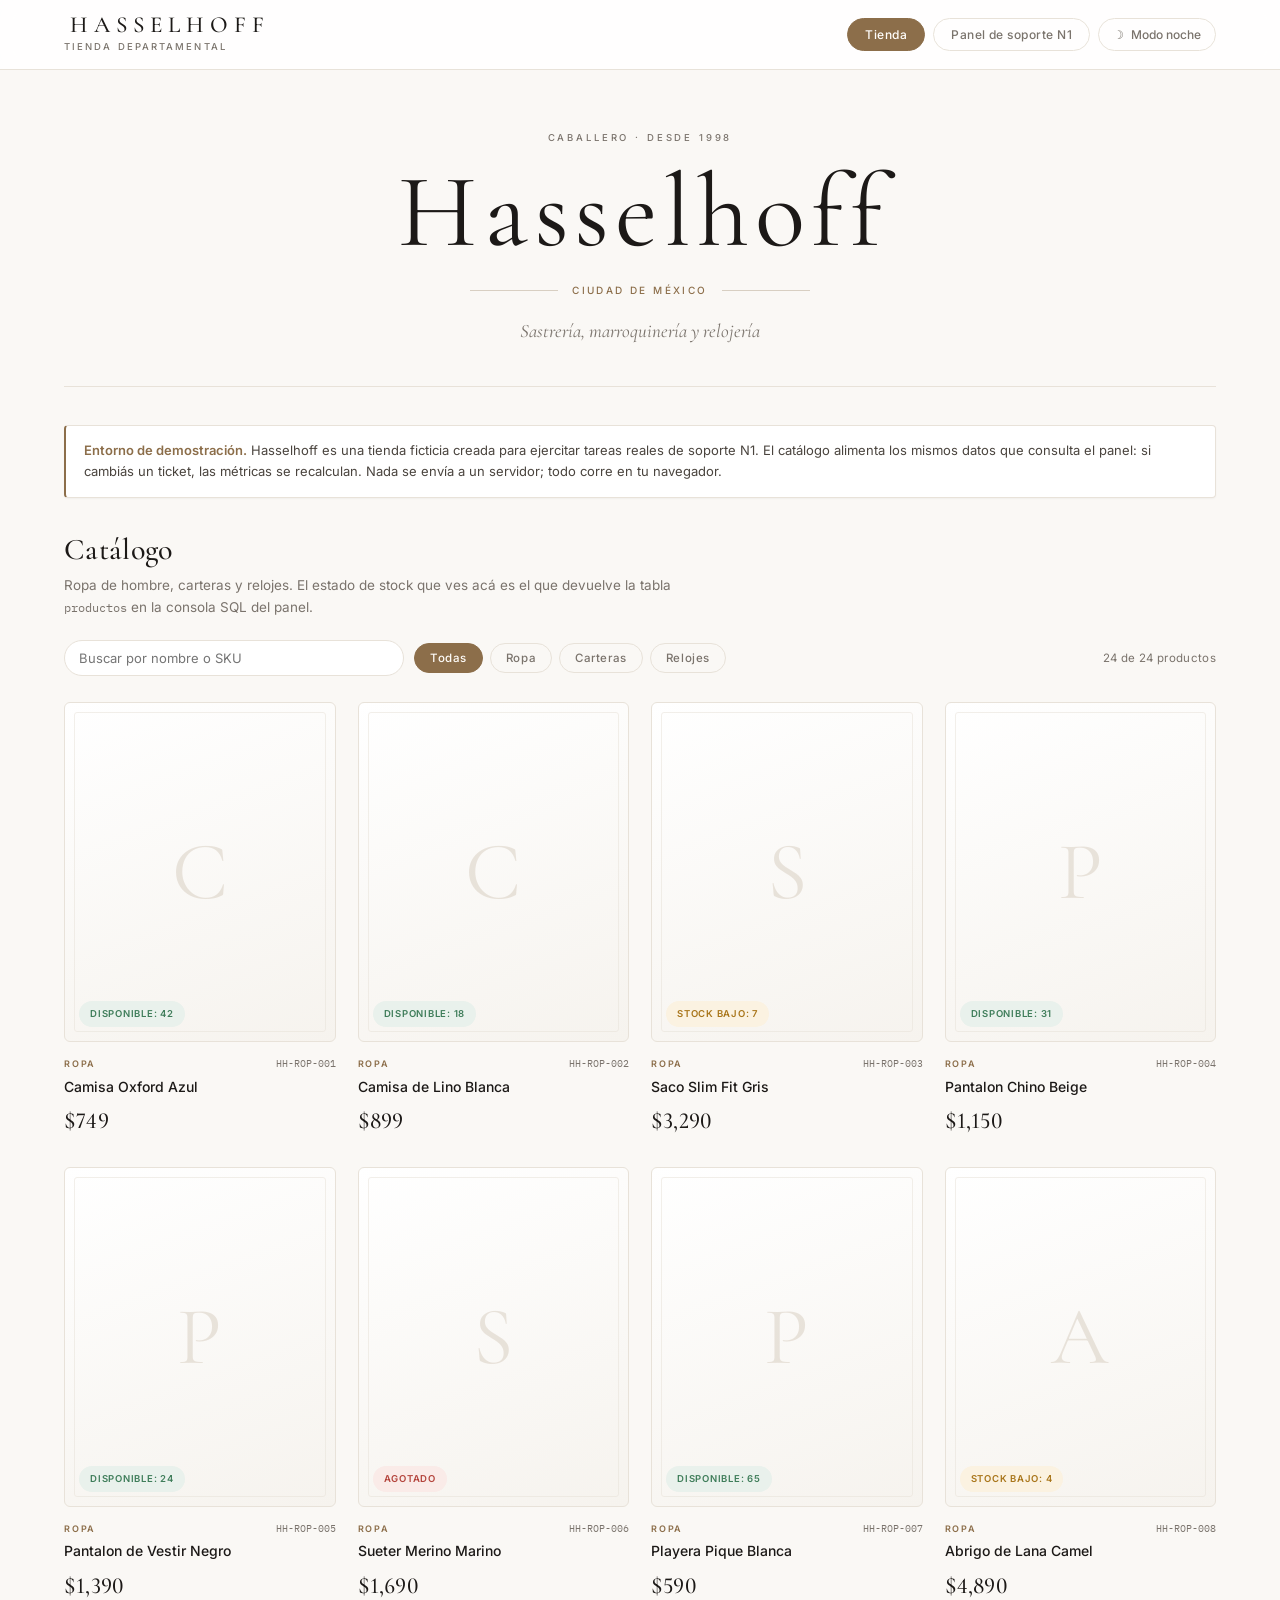
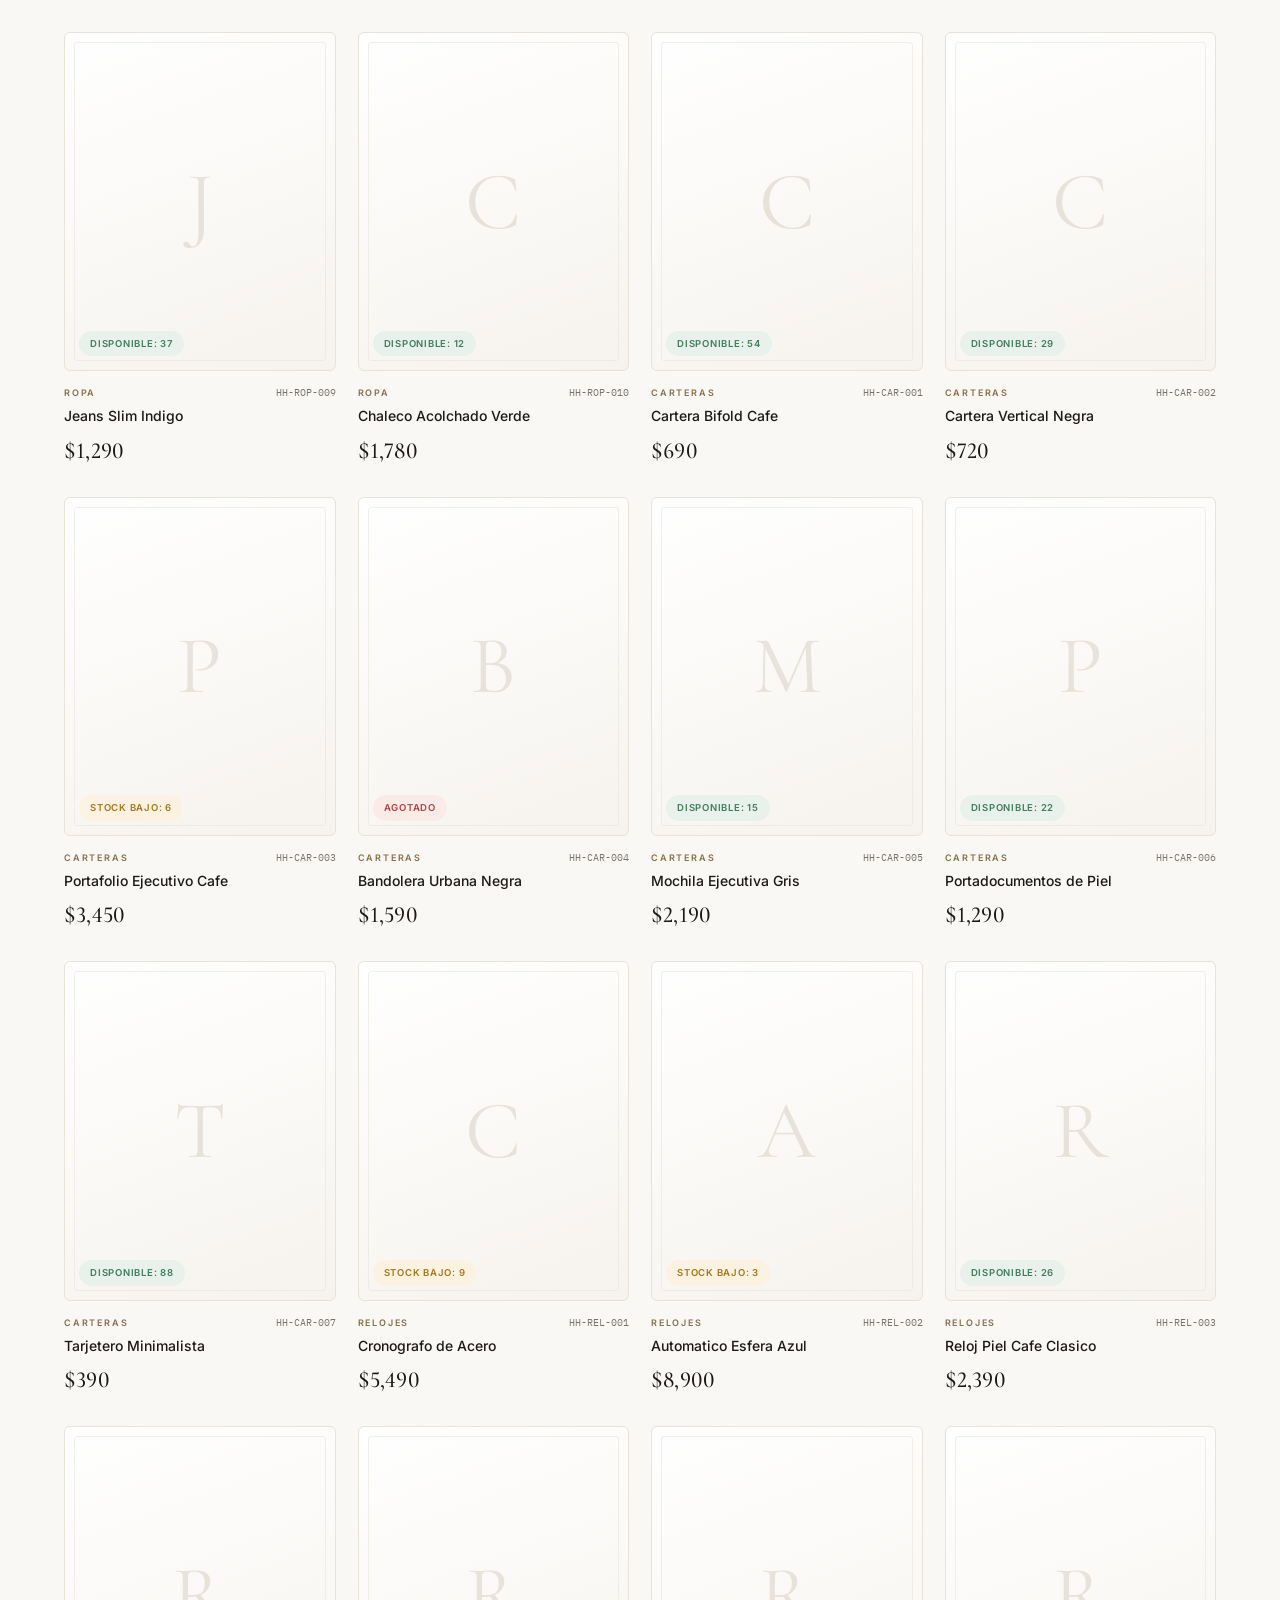
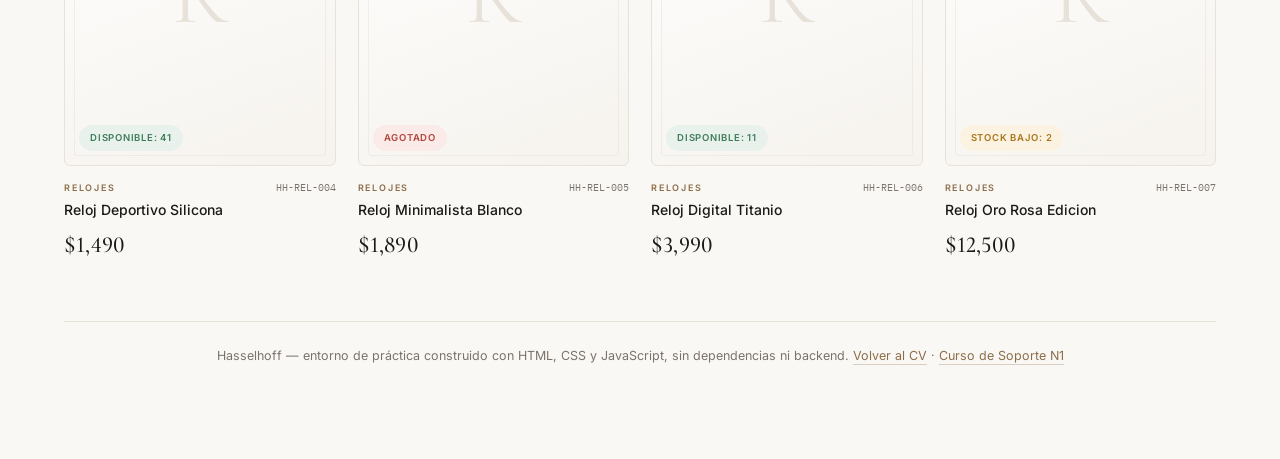
<file: hasselhoff.html>
<!DOCTYPE html>
<html lang="es">
<head>
<meta charset="UTF-8" />
<meta name="viewport" content="width=device-width, initial-scale=1.0" />
<title>Hasselhoff — Tienda departamental y panel de soporte N1</title>
<meta name="description" content="Entorno de demostración: tienda departamental de ropa de hombre, carteras y relojes, con un panel de soporte N1 que incluye mesa de tickets, consola SQL funcional, visor de logs y tablero de métricas." />
<link rel="preconnect" href="https://fonts.gstatic.com" crossorigin>
<link rel="stylesheet" href="https://fonts.googleapis.com/css2?family=Cormorant+Garamond:wght@400;500;600&family=Inter:wght@400;500;600&family=IBM+Plex+Mono:wght@400;500&display=swap">
<script>
// Se aplica antes del primer render para evitar un parpadeo del tema incorrecto.
(function(){
  try{
    var t = localStorage.getItem('hasselhoff-theme-v1');
    if(t === 'light' || t === 'dark'){ document.documentElement.setAttribute('data-theme', t); }
  }catch(e){}
})();
</script>
<style>
/* El modo claro es el aspecto por defecto: el oscuro queda solo como
   preferencia explicita del visitante, no como respuesta al sistema. */
:root{
  --font-display:"Cormorant Garamond",Georgia,"Times New Roman",serif;
  --font-sans:"Inter",system-ui,-apple-system,"Segoe UI",sans-serif;
  --font-mono:"IBM Plex Mono",ui-monospace,"SFMono-Regular",monospace;

  --bg:#FAF8F5;
  --bg-alt:#F2EEE8;
  --surface:#FFFFFF;
  --surface-2:#F6F3EE;
  --text:#1C1917;
  --text-soft:#4A443E;
  --text-muted:#7A736C;
  --border:#E8E2D9;
  --border-strong:#D8CFC2;
  --accent:#8C6E4A;
  --accent-deep:#6B5236;
  --accent-soft:#F5EFE5;
  --success:#3F7D5A;
  --success-soft:#E9F1EC;
  --warn:#A9761B;
  --warn-soft:#FBF2E1;
  --danger:#B4443C;
  --danger-soft:#FAEBE8;
  --info:#3A6E8F;
  --info-soft:#EBF1F6;
  --shadow-sm:0 1px 2px rgba(28,25,23,0.04);
  --shadow:0 1px 3px rgba(28,25,23,0.05), 0 14px 34px -20px rgba(28,25,23,0.28);
  --radius:14px;
}
:root[data-theme="dark"]{
  --bg:#14110E;
  --bg-alt:#1B1713;
  --surface:#1C1815;
  --surface-2:#252019;
  --text:#F0EBE4;
  --text-soft:#C9C1B7;
  --text-muted:#9A9188;
  --border:#332C24;
  --border-strong:#443B31;
  --accent:#C9A876;
  --accent-deep:#DDC199;
  --accent-soft:rgba(201,168,118,0.13);
  --success:#6FBF92;
  --success-soft:rgba(111,191,146,0.13);
  --warn:#DDAE5C;
  --warn-soft:rgba(221,174,92,0.13);
  --danger:#DE8880;
  --danger-soft:rgba(222,136,128,0.13);
  --info:#7CB6D6;
  --info-soft:rgba(124,182,214,0.13);
  --shadow-sm:0 1px 2px rgba(0,0,0,0.35);
  --shadow:0 1px 3px rgba(0,0,0,0.4), 0 14px 34px -20px rgba(0,0,0,0.7);
}
*{box-sizing:border-box;}
html,body{margin:0;padding:0;}
body{background:var(--bg);color:var(--text);font-family:var(--font-sans);font-size:14.5px;line-height:1.65;-webkit-font-smoothing:antialiased;text-rendering:optimizeLegibility;}
a{color:inherit;}
h1,h2,h3,h4{margin:0;line-height:1.2;font-weight:500;}
/* Cormorant usa cifras de estilo antiguo por defecto: en titulos y KPIs
   quedan desalineadas ("N1" parece "Nı"), asi que se fuerzan altas. */
.hero-title,.view-head h2,.detail h3,.chart h4,.schema-box h4,.kpi .val,.prod-price,.empty{font-variant-numeric:lining-nums;font-feature-settings:"lnum" 1;}
button{font-family:inherit;}
::selection{background:var(--accent-soft);color:var(--accent-deep);}

/* Cabecera */
.top{position:sticky;top:0;z-index:40;background:rgba(255,255,255,0.86);backdrop-filter:saturate(1.4) blur(10px);border-bottom:1px solid var(--border);}
:root[data-theme="dark"] .top{background:rgba(28,24,21,0.86);}
.top-inner{max-width:1200px;margin:0 auto;padding:14px 24px;display:flex;align-items:center;gap:20px;flex-wrap:wrap;}
.brand{display:flex;flex-direction:column;gap:2px;text-decoration:none;flex:none;}
.brand b{font-family:var(--font-display);font-size:23px;letter-spacing:0.26em;font-weight:500;line-height:1;text-indent:0.26em;}
.brand span{font-family:var(--font-sans);font-size:9.5px;color:var(--text-muted);letter-spacing:0.22em;text-transform:uppercase;font-weight:500;}
.top-nav{display:flex;gap:8px;margin-left:auto;flex-wrap:wrap;align-items:center;}
.tab{font-family:var(--font-sans);font-size:12px;font-weight:500;letter-spacing:0.04em;padding:8px 17px;border-radius:999px;border:1px solid var(--border);background:transparent;color:var(--text-muted);cursor:pointer;white-space:nowrap;transition:color .18s,border-color .18s,background .18s;}
.tab:hover{border-color:var(--accent);color:var(--accent);}
.tab.active{background:var(--accent);border-color:var(--accent);color:#FFFDFA;}
:root[data-theme="dark"] .tab.active{color:#14110E;}
.icon-btn{font-family:var(--font-sans);font-size:12px;font-weight:500;padding:8px 14px;border-radius:999px;border:1px solid var(--border);background:transparent;color:var(--text-muted);cursor:pointer;display:inline-flex;align-items:center;gap:7px;transition:color .18s,border-color .18s;}
.icon-btn:hover{border-color:var(--accent);color:var(--accent);}
.tab:focus-visible,.icon-btn:focus-visible,.chip:focus-visible{outline:2px solid var(--accent);outline-offset:2px;}

.wrap{max-width:1200px;margin:0 auto;padding:30px 24px 80px;}
.demo-note{background:var(--surface);border:1px solid var(--border);border-left:2px solid var(--accent);border-radius:4px;padding:14px 18px;font-size:13px;color:var(--text-soft);margin-bottom:34px;box-shadow:var(--shadow-sm);}
.demo-note b{color:var(--accent);font-weight:600;}
.view{display:none;}
.view.active{display:block;animation:rise .4s ease both;}
@keyframes rise{from{opacity:0;transform:translateY(6px);}to{opacity:1;transform:none;}}
@media(prefers-reduced-motion:reduce){.view.active{animation:none;}}

/* Portada de tienda */
.hero{text-align:center;padding:30px 0 40px;border-bottom:1px solid var(--border);margin-bottom:38px;}
.hero-eyebrow{font-size:9.5px;letter-spacing:0.3em;text-transform:uppercase;color:var(--text-muted);margin:0 0 18px;font-weight:500;}
.hero-title{font-family:var(--font-display);font-size:clamp(52px,11vw,104px);font-weight:400;letter-spacing:0.06em;line-height:0.95;text-indent:0.06em;}
.hero-rule{display:flex;align-items:center;justify-content:center;gap:14px;margin:20px auto 0;max-width:340px;color:var(--accent);}
.hero-rule::before,.hero-rule::after{content:"";height:1px;flex:1;background:var(--border-strong);}
.hero-rule span{font-size:10px;letter-spacing:0.24em;text-transform:uppercase;font-weight:500;}
.hero-sub{font-family:var(--font-display);font-size:19px;font-style:italic;color:var(--text-muted);margin:16px 0 0;}

.view-head{margin-bottom:22px;}
.view-head h2{font-family:var(--font-display);font-size:30px;font-weight:500;letter-spacing:0.01em;margin-bottom:6px;}
.view-head p{margin:0;color:var(--text-muted);font-size:13.5px;max-width:74ch;}

/* Controles */
.toolbar{display:flex;gap:10px;flex-wrap:wrap;align-items:center;margin:18px 0 26px;}
.field{font-family:var(--font-sans);font-size:13px;padding:9px 14px;border-radius:999px;border:1px solid var(--border);background:var(--surface);color:var(--text);outline:none;transition:border-color .18s;}
.field:focus{border-color:var(--accent);}
.field--search{min-width:230px;flex:1;max-width:340px;}
select.field{border-radius:999px;}
#cat-chips{display:flex;gap:7px;flex-wrap:wrap;}
.chip{font-family:var(--font-sans);font-size:11.5px;font-weight:500;letter-spacing:0.05em;padding:7px 15px;border-radius:999px;border:1px solid var(--border);background:transparent;color:var(--text-muted);cursor:pointer;transition:color .18s,border-color .18s,background .18s;}
.chip:hover{border-color:var(--accent);color:var(--accent);}
.chip.active{background:var(--accent);border-color:var(--accent);color:#FFFDFA;}
:root[data-theme="dark"] .chip.active{color:#14110E;}
.count-note{font-family:var(--font-sans);font-size:11.5px;color:var(--text-muted);margin-left:auto;letter-spacing:0.03em;}

/* Tienda */
.grid{display:grid;grid-template-columns:repeat(auto-fill,minmax(236px,1fr));gap:26px 22px;}
.prod{background:transparent;display:flex;flex-direction:column;gap:0;}
.prod-media{position:relative;aspect-ratio:4/5;border:1px solid var(--border);border-radius:6px;background:linear-gradient(160deg,var(--surface) 0%,var(--surface-2) 100%);display:flex;align-items:center;justify-content:center;overflow:hidden;margin-bottom:14px;transition:border-color .25s,transform .25s;}
.prod:hover .prod-media{border-color:var(--border-strong);transform:translateY(-3px);}
.prod-initial{font-family:var(--font-display);font-size:82px;font-weight:400;color:var(--accent);opacity:0.16;line-height:1;user-select:none;}
.prod-media::after{content:"";position:absolute;inset:9px;border:1px solid var(--border);border-radius:3px;opacity:0.55;pointer-events:none;}
.prod-media .badge{position:absolute;left:14px;bottom:14px;z-index:2;}
.prod-top{display:flex;justify-content:space-between;align-items:baseline;gap:10px;margin-bottom:5px;}
.prod-cat{font-family:var(--font-sans);font-size:9px;text-transform:uppercase;letter-spacing:0.2em;color:var(--accent);font-weight:600;}
.prod-sku{font-family:var(--font-mono);font-size:9.5px;color:var(--text-muted);}
.prod h3{font-family:var(--font-sans);font-size:14px;font-weight:500;color:var(--text);line-height:1.4;margin-bottom:7px;}
.prod-price{font-family:var(--font-display);font-size:23px;font-weight:500;letter-spacing:0.01em;}
.badge{font-family:var(--font-sans);font-size:9.5px;font-weight:600;letter-spacing:0.08em;text-transform:uppercase;padding:4px 10px;border-radius:999px;border:1px solid transparent;white-space:nowrap;}
.badge.ok{background:var(--success-soft);color:var(--success);}
.badge.low{background:var(--warn-soft);color:var(--warn);}
.badge.out{background:var(--danger-soft);color:var(--danger);}
.badge.info{background:var(--info-soft);color:var(--info);}
.badge.neutral{background:var(--surface-2);color:var(--text-muted);}
.empty{padding:44px;text-align:center;color:var(--text-muted);font-family:var(--font-display);font-size:18px;font-style:italic;border:1px solid var(--border);border-radius:6px;background:var(--surface);grid-column:1/-1;}
</style>
<style>
/* Tablas */
.table-wrap{overflow-x:auto;border:1px solid var(--border);border-radius:10px;background:var(--surface);box-shadow:var(--shadow-sm);}
table.data{width:100%;border-collapse:collapse;font-size:13px;}
table.data th{text-align:left;font-family:var(--font-sans);font-size:9.5px;font-weight:600;text-transform:uppercase;letter-spacing:0.14em;color:var(--text-muted);padding:13px 16px;border-bottom:1px solid var(--border);white-space:nowrap;background:var(--surface-2);}
table.data td{padding:12px 16px;border-bottom:1px solid var(--border);vertical-align:top;}
table.data tr:last-child td{border-bottom:0;}
table.data tbody tr.clickable{cursor:pointer;transition:background .15s;}
table.data tbody tr.clickable:hover{background:var(--surface-2);}
table.data tr.selected{background:var(--accent-soft);box-shadow:inset 2px 0 0 var(--accent);}
.mono{font-family:var(--font-mono);font-size:12px;}
.num{text-align:right;font-family:var(--font-mono);}

/* Panel de soporte */
.subnav{display:flex;gap:8px;flex-wrap:wrap;margin-bottom:26px;border-bottom:1px solid var(--border);padding-bottom:14px;}
.pane{display:none;}
.pane.active{display:block;animation:rise .35s ease both;}
@media(prefers-reduced-motion:reduce){.pane.active{animation:none;}}
.split{display:grid;grid-template-columns:1fr;gap:20px;}
@media(min-width:900px){.split{grid-template-columns:1.4fr 1fr;align-items:start;}}

/* Detalle de ticket */
.detail{background:var(--surface);border:1px solid var(--border);border-radius:var(--radius);padding:22px;box-shadow:var(--shadow);position:sticky;top:86px;}
.detail h3{font-family:var(--font-display);font-size:21px;font-weight:500;margin-bottom:3px;line-height:1.25;}
.detail-id{font-family:var(--font-mono);font-size:11px;color:var(--text-muted);margin:0 0 18px;}
.detail dl{display:grid;grid-template-columns:auto 1fr;gap:9px 16px;margin:0 0 18px;font-size:13px;}
.detail dt{color:var(--text-muted);font-family:var(--font-sans);font-size:9.5px;text-transform:uppercase;letter-spacing:0.13em;font-weight:600;padding-top:4px;}
.detail dd{margin:0;color:var(--text-soft);}
.detail-actions{display:flex;gap:8px;flex-wrap:wrap;padding-top:18px;border-top:1px solid var(--border);}
.btn{font-family:var(--font-sans);font-size:12px;font-weight:500;padding:9px 16px;border-radius:999px;border:1px solid var(--border);background:transparent;color:var(--text-muted);cursor:pointer;transition:color .18s,border-color .18s,background .18s;}
.btn:hover{border-color:var(--accent);color:var(--accent);}
.btn--primary{border-color:var(--accent);background:var(--accent);color:#FFFDFA;}
.btn--primary:hover{background:var(--accent-deep);border-color:var(--accent-deep);color:#FFFDFA;}
:root[data-theme="dark"] .btn--primary{color:#14110E;}
:root[data-theme="dark"] .btn--primary:hover{color:#14110E;}
.btn--danger:hover{border-color:var(--danger);color:var(--danger);}
.btn:focus-visible{outline:2px solid var(--accent);outline-offset:2px;}
.log-trail{margin-top:18px;padding-top:16px;border-top:1px solid var(--border);}
.log-trail h4{font-family:var(--font-sans);font-size:9.5px;text-transform:uppercase;letter-spacing:0.14em;color:var(--text-muted);margin-bottom:10px;font-weight:600;}
.trail-line{font-family:var(--font-mono);font-size:11px;line-height:1.6;padding:9px 12px;border-radius:6px;background:var(--surface-2);border-left:2px solid var(--border-strong);margin-bottom:6px;word-break:break-word;color:var(--text-soft);}
.trail-line b{color:var(--accent);}

/* Consola SQL */
.sql-editor{position:relative;}
.sql-input{width:100%;min-height:112px;font-family:var(--font-mono);font-size:13px;line-height:1.7;padding:16px 18px;border-radius:var(--radius);border:1px solid var(--border);background:var(--surface);color:var(--text);outline:none;resize:vertical;tab-size:2;box-shadow:var(--shadow-sm);transition:border-color .18s;}
.sql-input:focus{border-color:var(--accent);}
.sql-bar{display:flex;gap:9px;align-items:center;flex-wrap:wrap;margin-top:12px;}
.sql-hint{font-family:var(--font-mono);font-size:10.5px;color:var(--text-muted);}
.sql-error{margin-top:16px;background:var(--danger-soft);border:1px solid var(--danger);border-left:3px solid var(--danger);border-radius:8px;padding:13px 16px;font-family:var(--font-mono);font-size:12px;color:var(--danger);display:none;white-space:pre-wrap;line-height:1.6;}
.sql-error.show{display:block;}
.sql-result{margin-top:16px;display:none;}
.sql-result.show{display:block;}
.sql-meta{font-family:var(--font-mono);font-size:11px;color:var(--text-muted);margin-bottom:10px;}
.examples{display:flex;flex-wrap:wrap;gap:7px;margin-top:14px;}
.schema-box{background:var(--surface);border:1px solid var(--border);border-radius:var(--radius);padding:20px 22px;margin-top:24px;box-shadow:var(--shadow-sm);}
.schema-box h4{font-family:var(--font-display);font-size:19px;font-weight:500;margin-bottom:14px;}
.schema-tbl{font-family:var(--font-mono);font-size:11.5px;margin-bottom:11px;line-height:1.7;}
.schema-tbl b{color:var(--accent);}
.schema-tbl span{color:var(--text-muted);}

/* Logs */
.log-view{background:var(--surface);border:1px solid var(--border);border-radius:var(--radius);padding:8px;max-height:560px;overflow:auto;box-shadow:var(--shadow-sm);}
.log-row{display:grid;grid-template-columns:124px 66px 124px 1fr;gap:12px;font-family:var(--font-mono);font-size:11.5px;padding:8px 11px;border-radius:6px;align-items:start;line-height:1.6;}
.log-row:hover{background:var(--surface-2);}
.log-row .lvl{font-weight:500;letter-spacing:0.06em;}
.log-row.ERROR .lvl{color:var(--danger);}
.log-row.WARN .lvl{color:var(--warn);}
.log-row.INFO .lvl{color:var(--info);}
.log-row .ts,.log-row .svc{color:var(--text-muted);}
.log-row mark{background:var(--warn-soft);color:var(--warn);border-radius:3px;padding:0 3px;font-weight:500;}
@media(max-width:700px){.log-row{grid-template-columns:1fr;gap:2px;}}

/* Métricas */
.kpis{display:grid;grid-template-columns:repeat(auto-fit,minmax(168px,1fr));gap:16px;margin-bottom:28px;}
.kpi{background:var(--surface);border:1px solid var(--border);border-radius:var(--radius);padding:20px 22px;box-shadow:var(--shadow-sm);}
.kpi .val{font-family:var(--font-display);font-size:40px;font-weight:500;line-height:1;letter-spacing:0.01em;}
.kpi .lbl{font-family:var(--font-sans);font-size:9.5px;font-weight:600;text-transform:uppercase;letter-spacing:0.14em;color:var(--text-muted);margin-top:10px;}
.kpi .foot{font-size:12px;color:var(--text-muted);margin-top:7px;}
.kpi.alert .val{color:var(--danger);}
.kpi.warn .val{color:var(--warn);}
.kpi.good .val{color:var(--success);}
.charts{display:grid;grid-template-columns:1fr;gap:20px;}
@media(min-width:820px){.charts{grid-template-columns:1fr 1fr;}}
.chart{background:var(--surface);border:1px solid var(--border);border-radius:var(--radius);padding:22px;box-shadow:var(--shadow-sm);}
.chart h4{font-family:var(--font-display);font-size:19px;font-weight:500;margin-bottom:18px;}
.bar-row{display:grid;grid-template-columns:128px 1fr 44px;gap:12px;align-items:center;margin-bottom:11px;font-size:12.5px;}
.bar-track{display:block;background:var(--surface-2);border-radius:999px;height:7px;overflow:hidden;}
/* Es un <span>: sin display:block el alto y el ancho porcentual no aplican
   y la barra queda invisible. */
.bar-fill{display:block;height:100%;border-radius:999px;background:var(--accent);}
.bar-fill.d{background:var(--danger);}
.bar-fill.w{background:var(--warn);}
.bar-fill.s{background:var(--success);}
.bar-fill.i{background:var(--info);}
.bar-val{font-family:var(--font-mono);font-size:11.5px;color:var(--text-muted);text-align:right;}

.foot-note{margin-top:56px;padding-top:24px;border-top:1px solid var(--border);font-size:12.5px;color:var(--text-muted);text-align:center;}
.foot-note a{color:var(--accent);text-decoration:none;border-bottom:1px solid var(--border-strong);padding-bottom:1px;}
.foot-note a:hover{border-bottom-color:var(--accent);}
</style>
</head>
<body>

<header class="top">
  <div class="top-inner">
    <a class="brand" href="index.html">
      <b>HASSELHOFF</b>
      <span>Tienda departamental</span>
    </a>
    <nav class="top-nav" aria-label="Secciones">
      <button class="tab active" data-view="tienda" type="button">Tienda</button>
      <button class="tab" data-view="panel" type="button">Panel de soporte N1</button>
      <button class="icon-btn" id="theme-toggle" type="button" aria-pressed="false">
        <span id="theme-icon" aria-hidden="true">&#9789;</span><span id="theme-label">Modo noche</span>
      </button>
    </nav>
  </div>
</header>

<main class="wrap">

  <section class="view active" id="view-tienda">
    <div class="hero">
      <p class="hero-eyebrow">Caballero &middot; Desde 1998</p>
      <h1 class="hero-title">Hasselhoff</h1>
      <div class="hero-rule"><span>Ciudad de México</span></div>
      <p class="hero-sub">Sastrería, marroquinería y relojería</p>
    </div>
    <div class="demo-note">
      <b>Entorno de demostración.</b> Hasselhoff es una tienda ficticia creada para ejercitar tareas reales de
      soporte N1. El catálogo alimenta los mismos datos que consulta el panel: si cambiás un ticket, las métricas
      se recalculan. Nada se envía a un servidor; todo corre en tu navegador.
    </div>
    <div class="view-head">
      <h2>Catálogo</h2>
      <p>Ropa de hombre, carteras y relojes. El estado de stock que ves acá es el que devuelve la tabla
        <code class="mono">productos</code> en la consola SQL del panel.</p>
    </div>
    <div class="toolbar">
      <input class="field field--search" id="prod-search" type="search" placeholder="Buscar por nombre o SKU" aria-label="Buscar productos" />
      <div id="cat-chips"></div>
      <span class="count-note" id="prod-count"></span>
    </div>
    <div class="grid" id="prod-grid"></div>
  </section>

  <section class="view" id="view-panel">
    <div class="view-head">
      <h2>Panel de soporte N1</h2>
      <p>Las cuatro tareas que ocupan el día de un analista de primer nivel: atender la cola de tickets,
        consultar la base para entender qué pasó, leer los logs del servicio y vigilar las métricas.</p>
    </div>
    <div class="subnav">
      <button class="tab active" data-pane="tickets" type="button">Tickets</button>
      <button class="tab" data-pane="sql" type="button">Consola SQL</button>
      <button class="tab" data-pane="logs" type="button">Logs</button>
      <button class="tab" data-pane="metricas" type="button">Métricas</button>
    </div>

    <div class="pane active" id="pane-tickets"></div>
    <div class="pane" id="pane-sql"></div>
    <div class="pane" id="pane-logs"></div>
    <div class="pane" id="pane-metricas"></div>
  </section>

  <p class="foot-note">
    Hasselhoff — entorno de práctica construido con HTML, CSS y JavaScript, sin dependencias ni backend.
    <a href="index.html">Volver al CV</a> &middot; <a href="curso-soporte-n1.html">Curso de Soporte N1</a>
  </p>
</main>
<script>
var PRODUCTOS = [
  {id:1, sku:'HH-ROP-001', nombre:'Camisa Oxford Azul', categoria:'Ropa', precio:749, stock:42},
  {id:2, sku:'HH-ROP-002', nombre:'Camisa de Lino Blanca', categoria:'Ropa', precio:899, stock:18},
  {id:3, sku:'HH-ROP-003', nombre:'Saco Slim Fit Gris', categoria:'Ropa', precio:3290, stock:7},
  {id:4, sku:'HH-ROP-004', nombre:'Pantalon Chino Beige', categoria:'Ropa', precio:1150, stock:31},
  {id:5, sku:'HH-ROP-005', nombre:'Pantalon de Vestir Negro', categoria:'Ropa', precio:1390, stock:24},
  {id:6, sku:'HH-ROP-006', nombre:'Sueter Merino Marino', categoria:'Ropa', precio:1690, stock:0},
  {id:7, sku:'HH-ROP-007', nombre:'Playera Pique Blanca', categoria:'Ropa', precio:590, stock:65},
  {id:8, sku:'HH-ROP-008', nombre:'Abrigo de Lana Camel', categoria:'Ropa', precio:4890, stock:4},
  {id:9, sku:'HH-ROP-009', nombre:'Jeans Slim Indigo', categoria:'Ropa', precio:1290, stock:37},
  {id:10, sku:'HH-ROP-010', nombre:'Chaleco Acolchado Verde', categoria:'Ropa', precio:1780, stock:12},
  {id:11, sku:'HH-CAR-001', nombre:'Cartera Bifold Cafe', categoria:'Carteras', precio:690, stock:54},
  {id:12, sku:'HH-CAR-002', nombre:'Cartera Vertical Negra', categoria:'Carteras', precio:720, stock:29},
  {id:13, sku:'HH-CAR-003', nombre:'Portafolio Ejecutivo Cafe', categoria:'Carteras', precio:3450, stock:6},
  {id:14, sku:'HH-CAR-004', nombre:'Bandolera Urbana Negra', categoria:'Carteras', precio:1590, stock:0},
  {id:15, sku:'HH-CAR-005', nombre:'Mochila Ejecutiva Gris', categoria:'Carteras', precio:2190, stock:15},
  {id:16, sku:'HH-CAR-006', nombre:'Portadocumentos de Piel', categoria:'Carteras', precio:1290, stock:22},
  {id:17, sku:'HH-CAR-007', nombre:'Tarjetero Minimalista', categoria:'Carteras', precio:390, stock:88},
  {id:18, sku:'HH-REL-001', nombre:'Cronografo de Acero', categoria:'Relojes', precio:5490, stock:9},
  {id:19, sku:'HH-REL-002', nombre:'Automatico Esfera Azul', categoria:'Relojes', precio:8900, stock:3},
  {id:20, sku:'HH-REL-003', nombre:'Reloj Piel Cafe Clasico', categoria:'Relojes', precio:2390, stock:26},
  {id:21, sku:'HH-REL-004', nombre:'Reloj Deportivo Silicona', categoria:'Relojes', precio:1490, stock:41},
  {id:22, sku:'HH-REL-005', nombre:'Reloj Minimalista Blanco', categoria:'Relojes', precio:1890, stock:0},
  {id:23, sku:'HH-REL-006', nombre:'Reloj Digital Titanio', categoria:'Relojes', precio:3990, stock:11},
  {id:24, sku:'HH-REL-007', nombre:'Reloj Oro Rosa Edicion', categoria:'Relojes', precio:12500, stock:2}
];

var CLIENTES = [
  {id:1, nombre:'Ricardo Mendoza', email:'r.mendoza@correo.mx', ciudad:'Puebla', plan:'Premium'},
  {id:2, nombre:'Luis Arreola', email:'luis.arreola@correo.mx', ciudad:'CDMX', plan:'Basico'},
  {id:3, nombre:'Andres Villalobos', email:'a.villalobos@correo.mx', ciudad:'Monterrey', plan:'Premium'},
  {id:4, nombre:'Fernando Ruiz', email:'fer.ruiz@correo.mx', ciudad:'Guadalajara', plan:'Basico'},
  {id:5, nombre:'Emilio Cardenas', email:'e.cardenas@correo.mx', ciudad:'Puebla', plan:'Basico'},
  {id:6, nombre:'Hector Salgado', email:'h.salgado@correo.mx', ciudad:'Queretaro', plan:'Premium'},
  {id:7, nombre:'Mauricio Trevino', email:'m.trevino@correo.mx', ciudad:'Monterrey', plan:'Basico'},
  {id:8, nombre:'Ivan Delgado', email:'ivan.delgado@correo.mx', ciudad:'CDMX', plan:'Premium'},
  {id:9, nombre:'Rodrigo Paredes', email:'r.paredes@correo.mx', ciudad:'Merida', plan:'Basico'},
  {id:10, nombre:'Sergio Bautista', email:'s.bautista@correo.mx', ciudad:'Puebla', plan:'Basico'},
  {id:11, nombre:'Alonso Rivera', email:'a.rivera@correo.mx', ciudad:'Tijuana', plan:'Premium'},
  {id:12, nombre:'Gabriel Ortiz', email:'g.ortiz@correo.mx', ciudad:'Guadalajara', plan:'Basico'}
];

var PEDIDOS = [
  {id:'PD-4801', cliente_id:1, producto_id:18, cantidad:1, total:5490, estado:'Entregado', metodo_pago:'Tarjeta', fecha:'2026-08-24'},
  {id:'PD-4802', cliente_id:2, producto_id:1, cantidad:2, total:1498, estado:'Entregado', metodo_pago:'Tarjeta', fecha:'2026-08-24'},
  {id:'PD-4803', cliente_id:3, producto_id:24, cantidad:1, total:12500, estado:'Procesando', metodo_pago:'Transferencia', fecha:'2026-08-25'},
  {id:'PD-4804', cliente_id:4, producto_id:11, cantidad:1, total:690, estado:'Entregado', metodo_pago:'Tarjeta', fecha:'2026-08-25'},
  {id:'PD-4805', cliente_id:5, producto_id:6, cantidad:1, total:1690, estado:'Cancelado', metodo_pago:'Tarjeta', fecha:'2026-08-26'},
  {id:'PD-4806', cliente_id:6, producto_id:13, cantidad:1, total:3450, estado:'En camino', metodo_pago:'Tarjeta', fecha:'2026-08-26'},
  {id:'PD-4807', cliente_id:1, producto_id:9, cantidad:2, total:2580, estado:'Entregado', metodo_pago:'Efectivo', fecha:'2026-08-27'},
  {id:'PD-4808', cliente_id:7, producto_id:21, cantidad:1, total:1490, estado:'Devuelto', metodo_pago:'Tarjeta', fecha:'2026-08-27'},
  {id:'PD-4809', cliente_id:8, producto_id:19, cantidad:1, total:8900, estado:'Procesando', metodo_pago:'Tarjeta', fecha:'2026-08-28'},
  {id:'PD-4810', cliente_id:9, producto_id:17, cantidad:3, total:1170, estado:'Entregado', metodo_pago:'Tarjeta', fecha:'2026-08-28'},
  {id:'PD-4811', cliente_id:10, producto_id:14, cantidad:1, total:1590, estado:'Cancelado', metodo_pago:'Tarjeta', fecha:'2026-08-29'},
  {id:'PD-4812', cliente_id:11, producto_id:8, cantidad:1, total:4890, estado:'En camino', metodo_pago:'Transferencia', fecha:'2026-08-29'},
  {id:'PD-4813', cliente_id:12, producto_id:4, cantidad:2, total:2300, estado:'Entregado', metodo_pago:'Tarjeta', fecha:'2026-08-30'},
  {id:'PD-4814', cliente_id:3, producto_id:20, cantidad:1, total:2390, estado:'Entregado', metodo_pago:'Tarjeta', fecha:'2026-08-30'},
  {id:'PD-4815', cliente_id:2, producto_id:22, cantidad:1, total:1890, estado:'Cancelado', metodo_pago:'Tarjeta', fecha:'2026-08-31'},
  {id:'PD-4816', cliente_id:5, producto_id:7, cantidad:4, total:2360, estado:'En camino', metodo_pago:'Efectivo', fecha:'2026-08-31'},
  {id:'PD-4817', cliente_id:6, producto_id:23, cantidad:1, total:3990, estado:'Procesando', metodo_pago:'Tarjeta', fecha:'2026-09-01'},
  {id:'PD-4818', cliente_id:8, producto_id:15, cantidad:1, total:2190, estado:'Procesando', metodo_pago:'Tarjeta', fecha:'2026-09-01'},
  {id:'PD-4819', cliente_id:9, producto_id:3, cantidad:1, total:3290, estado:'Devuelto', metodo_pago:'Tarjeta', fecha:'2026-09-01'},
  {id:'PD-4820', cliente_id:4, producto_id:12, cantidad:2, total:1440, estado:'Entregado', metodo_pago:'Tarjeta', fecha:'2026-09-02'},
  {id:'PD-4821', cliente_id:11, producto_id:24, cantidad:1, total:12500, estado:'Procesando', metodo_pago:'Transferencia', fecha:'2026-09-02'},
  {id:'PD-4822', cliente_id:7, producto_id:2, cantidad:1, total:899, estado:'Procesando', metodo_pago:'Tarjeta', fecha:'2026-09-02'}
];

var TICKETS_BASE = [
  {id:'TK-1041', cliente_id:2, pedido_id:'PD-4815', asunto:'El cobro se duplico en mi tarjeta', categoria:'Pago', prioridad:'Alta', estado:'Abierto', horas_abierto:5, sla_horas:8, canal:'Telefono', asignado:'N1'},
  {id:'TK-1042', cliente_id:5, pedido_id:'PD-4805', asunto:'Pague pero el pedido figura como cancelado', categoria:'Pago', prioridad:'Alta', estado:'Abierto', horas_abierto:7, sla_horas:8, canal:'Chat', asignado:'N1'},
  {id:'TK-1043', cliente_id:10, pedido_id:'PD-4811', asunto:'No pude completar el pago con tarjeta', categoria:'Pago', prioridad:'Alta', estado:'Escalado', horas_abierto:9, sla_horas:8, canal:'Chat', asignado:'N2'},
  {id:'TK-1044', cliente_id:6, pedido_id:'PD-4806', asunto:'El paquete no avanza desde hace tres dias', categoria:'Envio', prioridad:'Media', estado:'En curso', horas_abierto:14, sla_horas:24, canal:'Correo', asignado:'N1'},
  {id:'TK-1045', cliente_id:11, pedido_id:'PD-4812', asunto:'Quiero cambiar la direccion de entrega', categoria:'Envio', prioridad:'Media', estado:'Abierto', horas_abierto:3, sla_horas:24, canal:'Chat', asignado:'N1'},
  {id:'TK-1046', cliente_id:7, pedido_id:'PD-4808', asunto:'Solicito reembolso por reloj devuelto', categoria:'Devolucion', prioridad:'Media', estado:'En curso', horas_abierto:20, sla_horas:24, canal:'Correo', asignado:'N1'},
  {id:'TK-1047', cliente_id:9, pedido_id:'PD-4819', asunto:'El saco llego con una costura abierta', categoria:'Devolucion', prioridad:'Media', estado:'Abierto', horas_abierto:26, sla_horas:24, canal:'Correo', asignado:'N1'},
  {id:'TK-1048', cliente_id:1, pedido_id:'', asunto:'No puedo iniciar sesion en mi cuenta', categoria:'Cuenta', prioridad:'Alta', estado:'Resuelto', horas_abierto:2, sla_horas:8, canal:'Chat', asignado:'N1'},
  {id:'TK-1049', cliente_id:8, pedido_id:'', asunto:'No llega el correo de recuperacion de contrasena', categoria:'Cuenta', prioridad:'Media', estado:'Abierto', horas_abierto:11, sla_horas:24, canal:'Correo', asignado:'N1'},
  {id:'TK-1050', cliente_id:3, pedido_id:'PD-4803', asunto:'La pagina del reloj de oro rosa carga muy lenta', categoria:'Sitio web', prioridad:'Media', estado:'Escalado', horas_abierto:16, sla_horas:24, canal:'Chat', asignado:'N2'},
  {id:'TK-1051', cliente_id:4, pedido_id:'', asunto:'El sitio muestra error 500 al abrir el carrito', categoria:'Sitio web', prioridad:'Alta', estado:'Escalado', horas_abierto:4, sla_horas:8, canal:'Chat', asignado:'N2'},
  {id:'TK-1052', cliente_id:12, pedido_id:'', asunto:'El sueter marino aparece disponible pero no deja comprar', categoria:'Inventario', prioridad:'Baja', estado:'Abierto', horas_abierto:38, sla_horas:72, canal:'Correo', asignado:'N1'},
  {id:'TK-1053', cliente_id:2, pedido_id:'', asunto:'La bandolera negra no se puede agregar al carrito', categoria:'Inventario', prioridad:'Baja', estado:'En curso', horas_abierto:45, sla_horas:72, canal:'Chat', asignado:'N1'},
  {id:'TK-1054', cliente_id:6, pedido_id:'PD-4817', asunto:'Quiero factura del pedido PD-4817', categoria:'Facturacion', prioridad:'Baja', estado:'Resuelto', horas_abierto:6, sla_horas:72, canal:'Correo', asignado:'N1'},
  {id:'TK-1055', cliente_id:8, pedido_id:'PD-4818', asunto:'Consulta sobre tiempo de entrega a CDMX', categoria:'Envio', prioridad:'Baja', estado:'Resuelto', horas_abierto:1, sla_horas:72, canal:'Chat', asignado:'N1'},
  {id:'TK-1056', cliente_id:11, pedido_id:'PD-4821', asunto:'La transferencia no se refleja en mi pedido', categoria:'Pago', prioridad:'Alta', estado:'Abierto', horas_abierto:6, sla_horas:8, canal:'Telefono', asignado:'N1'}
];

var LOGS = [
  {ts:'2026-09-02 02:58:11', nivel:'INFO', servicio:'api-pedidos', mensaje:'Despliegue v2.14.0 completado, 3 instancias reiniciadas'},
  {ts:'2026-09-02 03:04:02', nivel:'WARN', servicio:'pasarela-pago', mensaje:'Latencia del proveedor por encima del umbral: 2480 ms'},
  {ts:'2026-09-02 03:07:45', nivel:'ERROR', servicio:'pasarela-pago', mensaje:'Timeout al confirmar cargo, pedido PD-4815, reintento 1 de 3'},
  {ts:'2026-09-02 03:07:52', nivel:'ERROR', servicio:'pasarela-pago', mensaje:'Timeout al confirmar cargo, pedido PD-4815, reintento 2 de 3'},
  {ts:'2026-09-02 03:08:01', nivel:'ERROR', servicio:'pasarela-pago', mensaje:'Cargo duplicado detectado para pedido PD-4815, cliente 2'},
  {ts:'2026-09-02 03:09:30', nivel:'ERROR', servicio:'pasarela-pago', mensaje:'Timeout al confirmar cargo, pedido PD-4805, cliente 5'},
  {ts:'2026-09-02 03:09:44', nivel:'WARN', servicio:'api-pedidos', mensaje:'Pedido PD-4805 marcado como Cancelado por falta de confirmacion de pago'},
  {ts:'2026-09-02 03:11:18', nivel:'ERROR', servicio:'pasarela-pago', mensaje:'Conexion rechazada hacia gateway externo puerto 8443'},
  {ts:'2026-09-02 03:12:00', nivel:'ERROR', servicio:'pasarela-pago', mensaje:'Tasa de error 5xx supera 50 por minuto, alarma prod-pagos-5xx activada'},
  {ts:'2026-09-02 03:12:40', nivel:'ERROR', servicio:'pasarela-pago', mensaje:'Fallo de cobro para pedido PD-4811, cliente 10, codigo GW-504'},
  {ts:'2026-09-02 03:18:22', nivel:'INFO', servicio:'pasarela-pago', mensaje:'Proveedor de pagos responde de nuevo dentro del umbral'},
  {ts:'2026-09-02 03:20:05', nivel:'INFO', servicio:'pasarela-pago', mensaje:'Alarma prod-pagos-5xx vuelve a estado OK'},
  {ts:'2026-09-02 06:41:12', nivel:'INFO', servicio:'auth', mensaje:'Inicio de sesion correcto, cliente 1'},
  {ts:'2026-09-02 06:52:31', nivel:'WARN', servicio:'auth', mensaje:'Cinco intentos fallidos de inicio de sesion, cliente 1, cuenta bloqueada 15 min'},
  {ts:'2026-09-02 07:10:09', nivel:'INFO', servicio:'auth', mensaje:'Bloqueo liberado para cliente 1'},
  {ts:'2026-09-02 07:44:50', nivel:'ERROR', servicio:'correo', mensaje:'Rebote permanente al enviar recuperacion de contrasena a cliente 8'},
  {ts:'2026-09-02 07:45:02', nivel:'WARN', servicio:'correo', mensaje:'Cola de salida con 214 mensajes pendientes'},
  {ts:'2026-09-02 08:02:18', nivel:'INFO', servicio:'web', mensaje:'Pico de trafico: 1240 sesiones activas'},
  {ts:'2026-09-02 08:15:37', nivel:'ERROR', servicio:'web', mensaje:'HTTP 500 en /carrito, excepcion no controlada en modulo de cupones'},
  {ts:'2026-09-02 08:15:41', nivel:'ERROR', servicio:'web', mensaje:'HTTP 500 en /carrito, cliente 4, sesion abortada'},
  {ts:'2026-09-02 08:16:55', nivel:'ERROR', servicio:'web', mensaje:'HTTP 500 en /carrito, tasa de error 12 por minuto'},
  {ts:'2026-09-02 08:22:14', nivel:'WARN', servicio:'web', mensaje:'Tiempo de respuesta de /producto/24 en 4.8 s, umbral 2 s'},
  {ts:'2026-09-02 08:23:40', nivel:'WARN', servicio:'web', mensaje:'Consulta lenta detectada en catalogo, 4210 ms, producto 24'},
  {ts:'2026-09-02 08:40:11', nivel:'ERROR', servicio:'inventario', mensaje:'Desincronizacion de stock: producto 6 figura 0 en almacen y 3 en catalogo'},
  {ts:'2026-09-02 08:41:03', nivel:'ERROR', servicio:'inventario', mensaje:'Desincronizacion de stock: producto 14 figura 0 en almacen y 2 en catalogo'},
  {ts:'2026-09-02 08:41:20', nivel:'WARN', servicio:'inventario', mensaje:'Sincronizacion nocturna omitida, ultima ejecucion hace 31 h'},
  {ts:'2026-09-02 09:05:44', nivel:'INFO', servicio:'api-pedidos', mensaje:'Pedido PD-4820 confirmado y enviado a preparacion'},
  {ts:'2026-09-02 09:18:02', nivel:'INFO', servicio:'api-pedidos', mensaje:'Pedido PD-4821 registrado, pago por transferencia pendiente de conciliacion'},
  {ts:'2026-09-02 09:33:27', nivel:'WARN', servicio:'api-pedidos', mensaje:'Transferencia del pedido PD-4821 sin conciliar tras 6 h'},
  {ts:'2026-09-02 09:47:55', nivel:'INFO', servicio:'web', mensaje:'Despliegue de correccion en modulo de cupones programado para 11:00'},
  {ts:'2026-09-02 10:02:31', nivel:'ERROR', servicio:'web', mensaje:'HTTP 500 en /carrito, incidencia sigue activa tras 105 min'},
  {ts:'2026-09-02 10:15:19', nivel:'INFO', servicio:'inventario', mensaje:'Sincronizacion manual de stock lanzada por operaciones'}
];
</script>
<script>
var DB = {productos:PRODUCTOS, clientes:CLIENTES, pedidos:PEDIDOS, tickets:null};

var AGREGADAS = /^(count|sum|avg|min|max)\s*\(\s*(.+?)\s*\)$/i;

// El alias de tabla es opcional, asi que sin este lookahead la palabra que sigue
// (WHERE, GROUP, LIMIT...) se toma como alias y la clausula se pierde en silencio.
var RESERVADAS = '(?:where|join|inner|left|right|group|order|limit|having|on)\\b';
var RE_CABECERA = new RegExp('^select\\s+([\\s\\S]+?)\\s+from\\s+([a-z_]+)(?:\\s+(?:as\\s+)?(?!' + RESERVADAS + ')([a-z_]+))?([\\s\\S]*)$', 'i');
var RE_JOIN = new RegExp('\\bjoin\\s+([a-z_]+)(?:\\s+(?:as\\s+)?(?!' + RESERVADAS + ')([a-z_]+))?\\s+on\\s+([a-z_][a-z0-9_.]*)\\s*=\\s*([a-z_][a-z0-9_.]*)', 'i');

function splitTop(str, sep){
  var out = [], depth = 0, cur = '', q = null;
  for(var i = 0; i < str.length; i++){
    var c = str[i];
    if(q){ cur += c; if(c === q) q = null; continue; }
    if(c === '"' || c === "'"){ q = c; cur += c; continue; }
    if(c === '(') depth++;
    if(c === ')') depth--;
    if(c === sep && depth === 0){ out.push(cur); cur = ''; continue; }
    cur += c;
  }
  out.push(cur);
  return out.map(function(s){ return s.trim(); }).filter(function(s){ return s.length; });
}

function getVal(row, col){
  if(Object.prototype.hasOwnProperty.call(row, col)) return row[col];
  throw new Error('La columna "' + col + '" no existe. Revisa el esquema de abajo.');
}

function parseLiteral(raw, row){
  var t = raw.trim();
  var m = t.match(/^'([\s\S]*)'$/) || t.match(/^"([\s\S]*)"$/);
  if(m) return m[1];
  if(/^-?\d+(\.\d+)?$/.test(t)) return parseFloat(t);
  if(/^null$/i.test(t)) return null;
  return getVal(row, t);
}

function likeToRegex(pat){
  var esc = pat.replace(/[.*+?^${}()|[\]\\]/g, '\\$&');
  return new RegExp('^' + esc.replace(/%/g, '[\\s\\S]*').replace(/_/g, '[\\s\\S]') + '$', 'i');
}

function compara(izq, op, der){
  if(op === 'like') return likeToRegex(String(der)).test(String(izq));
  var ambosNum = typeof izq === 'number' && typeof der === 'number';
  var a = ambosNum ? izq : String(izq).toLowerCase();
  var b = ambosNum ? der : String(der).toLowerCase();
  if(op === '=') return a === b;
  if(op === '!=' || op === '<>') return a !== b;
  if(op === '>') return a > b;
  if(op === '<') return a < b;
  if(op === '>=') return a >= b;
  if(op === '<=') return a <= b;
  throw new Error('Operador no soportado: ' + op);
}

function evalCond(row, cond){
  var m = cond.match(/^\s*([a-z_][a-z0-9_.]*)\s*(>=|<=|!=|<>|=|>|<|\blike\b)\s*([\s\S]+?)\s*$/i);
  if(!m) throw new Error('No entiendo la condicion: ' + cond.trim());
  return compara(getVal(row, m[1]), m[2].toLowerCase(), parseLiteral(m[3], row));
}

// Evaluacion de izquierda a derecha, sin parentesis: alcanza para el nivel N1
// y mantiene los mensajes de error legibles.
function evalWhere(row, expr){
  var partes = expr.split(/\s+(and|or)\s+/i);
  var res = evalCond(row, partes[0]);
  for(var i = 1; i < partes.length; i += 2){
    var sig = evalCond(row, partes[i + 1]);
    res = partes[i].toLowerCase() === 'and' ? (res && sig) : (res || sig);
  }
  return res;
}

function filasDe(tabla, alias){
  var datos = tabla === 'tickets' ? ESTADO.tickets : DB[tabla];
  if(!datos) throw new Error('La tabla "' + tabla + '" no existe. Disponibles: productos, clientes, pedidos, tickets.');
  return datos.map(function(r){
    var o = {};
    Object.keys(r).forEach(function(k){ o[k] = r[k]; o[alias + '.' + k] = r[k]; });
    return o;
  });
}

function columnasDe(tabla){
  var datos = tabla === 'tickets' ? ESTADO.tickets : DB[tabla];
  return Object.keys(datos[0]);
}

function agregar(fn, col, filas){
  fn = fn.toLowerCase();
  if(fn === 'count') return col === '*' ? filas.length : filas.filter(function(r){ return getVal(r, col) !== null && getVal(r, col) !== ''; }).length;
  var nums = filas.map(function(r){ return Number(getVal(r, col)); }).filter(function(n){ return !isNaN(n); });
  if(!nums.length) return 0;
  if(fn === 'sum') return nums.reduce(function(a, b){ return a + b; }, 0);
  if(fn === 'avg') return Math.round((nums.reduce(function(a, b){ return a + b; }, 0) / nums.length) * 100) / 100;
  if(fn === 'min') return Math.min.apply(null, nums);
  if(fn === 'max') return Math.max.apply(null, nums);
  throw new Error('Funcion no soportada: ' + fn);
}

function sqlRun(consulta){
  var q = String(consulta).replace(/\s+/g, ' ').trim().replace(/;+$/, '');
  if(!q) throw new Error('Escribe una consulta.');
  if(!/^select\b/i.test(q)){
    throw new Error('Solo se permiten consultas SELECT. Este entorno es de lectura, igual que el acceso que recibe un N1.');
  }

  var cab = q.match(RE_CABECERA);
  if(!cab) throw new Error('No pude leer la consulta. La forma esperada es: SELECT columnas FROM tabla ...');

  var selRaw = cab[1], tabla = cab[2].toLowerCase(), alias = (cab[3] || tabla).toLowerCase(), cola = cab[4] || '';

  var joinM = cola.match(RE_JOIN);
  var whereM = cola.match(/\bwhere\s+([\s\S]+?)(?=\s+group\s+by\b|\s+order\s+by\b|\s+limit\b|$)/i);
  var groupM = cola.match(/\bgroup\s+by\s+([a-z_][a-z0-9_.]*)/i);
  var orderM = cola.match(/\border\s+by\s+([a-z_][a-z0-9_.()*]*)\s*(asc|desc)?/i);
  var limitM = cola.match(/\blimit\s+(\d+)/i);

  // Sin esto, una clausula mal escrita se descarta en silencio y la consulta
  // devuelve resultados de mas sin avisar, que es peor que fallar.
  var resto = cola;
  [joinM, whereM, groupM, orderM, limitM].forEach(function(m){ if(m) resto = resto.replace(m[0], ' '); });
  resto = resto.trim();
  if(resto) throw new Error('No entiendo esta parte de la consulta: "' + resto + '"');

  var filas = filasDe(tabla, alias);
  var colsIzq = columnasDe(tabla);
  var colsDer = [], aliasDer = null;

  if(joinM){
    var tablaDer = joinM[1].toLowerCase();
    aliasDer = (joinM[2] || tablaDer).toLowerCase();
    if(/^on$/i.test(aliasDer)) aliasDer = tablaDer;
    var derechas = filasDe(tablaDer, aliasDer);
    colsDer = columnasDe(tablaDer);
    var unidas = [];
    filas.forEach(function(a){
      derechas.forEach(function(b){
        var mezcla = {};
        Object.keys(b).forEach(function(k){ if(k.indexOf('.') !== -1) mezcla[k] = b[k]; });
        Object.keys(a).forEach(function(k){ mezcla[k] = a[k]; });
        colsDer.forEach(function(k){ if(!Object.prototype.hasOwnProperty.call(mezcla, k)) mezcla[k] = b[k]; });
        try{
          if(compara(getVal(mezcla, joinM[3]), '=', getVal(mezcla, joinM[4]))) unidas.push(mezcla);
        }catch(e){ throw new Error('En el JOIN: ' + e.message); }
      });
    });
    filas = unidas;
  }

  if(whereM){
    var cond = whereM[1];
    filas = filas.filter(function(r){ return evalWhere(r, cond); });
  }

  var items = splitTop(selRaw, ',').map(function(txt){
    var alias2 = null;
    var am = txt.match(/^([\s\S]+?)\s+as\s+([a-z_][a-z0-9_]*)$/i);
    if(am){ txt = am[1].trim(); alias2 = am[2]; }
    var ag = txt.match(AGREGADAS);
    return {expr:txt, nombre:alias2 || txt, ag:ag ? {fn:ag[1], col:ag[2]} : null};
  });

  var expandido = [];
  items.forEach(function(it){
    if(it.expr === '*'){
      colsIzq.forEach(function(c){ expandido.push({expr:c, nombre:c, ag:null}); });
      if(aliasDer) colsDer.forEach(function(c){ expandido.push({expr:aliasDer + '.' + c, nombre:aliasDer + '.' + c, ag:null}); });
    }else{
      expandido.push(it);
    }
  });
  items = expandido;

  var hayAg = items.some(function(it){ return it.ag; });
  var salida = [];

  if(hayAg || groupM){
    var grupos = {}, orden = [];
    filas.forEach(function(r){
      var clave = groupM ? String(getVal(r, groupM[1])) : '__todo__';
      if(!grupos[clave]){ grupos[clave] = []; orden.push(clave); }
      grupos[clave].push(r);
    });
    if(!groupM && !orden.length){ grupos.__todo__ = []; orden.push('__todo__'); }
    orden.forEach(function(clave){
      var g = grupos[clave], fila = {};
      items.forEach(function(it){
        fila[it.nombre] = it.ag ? agregar(it.ag.fn, it.ag.col, g) : (g.length ? getVal(g[0], it.expr) : null);
      });
      salida.push({vals:fila, src:g[0] || {}});
    });
  }else{
    filas.forEach(function(r){
      var fila = {};
      items.forEach(function(it){ fila[it.nombre] = getVal(r, it.expr); });
      salida.push({vals:fila, src:r});
    });
  }

  if(orderM){
    var oc = orderM[1], desc = (orderM[2] || '').toLowerCase() === 'desc';
    salida.sort(function(x, y){
      var a = Object.prototype.hasOwnProperty.call(x.vals, oc) ? x.vals[oc] : (Object.prototype.hasOwnProperty.call(x.src, oc) ? x.src[oc] : null);
      var b = Object.prototype.hasOwnProperty.call(y.vals, oc) ? y.vals[oc] : (Object.prototype.hasOwnProperty.call(y.src, oc) ? y.src[oc] : null);
      if(a === null && b === null) return 0;
      var cmp = (typeof a === 'number' && typeof b === 'number') ? a - b : String(a).localeCompare(String(b), 'es');
      return desc ? -cmp : cmp;
    });
  }

  if(limitM) salida = salida.slice(0, parseInt(limitM[1], 10));

  return {
    columnas: items.map(function(it){ return it.nombre; }),
    filas: salida.map(function(s){ return items.map(function(it){ return s.vals[it.nombre]; }); })
  };
}
</script>
<script>
var ESTADO = {
  tickets: TICKETS_BASE.map(function(t){ var c = {}; Object.keys(t).forEach(function(k){ c[k] = t[k]; }); return c; }),
  ticketSel: null,
  catFiltro: 'Todas',
  logNivel: 'Todos',
  logTexto: ''
};

function $(sel){ return document.querySelector(sel); }
function esc(s){ return String(s == null ? '' : s).replace(/&/g,'&amp;').replace(/</g,'&lt;').replace(/>/g,'&gt;').replace(/"/g,'&quot;'); }
function money(n){ return '$' + Number(n).toLocaleString('es-MX'); }
function cliente(id){ for(var i=0;i<CLIENTES.length;i++){ if(CLIENTES[i].id === id) return CLIENTES[i]; } return null; }

/* ---------- Tienda ---------- */
function estadoStock(s){
  if(s === 0) return {cls:'out', txt:'Agotado'};
  if(s <= 10) return {cls:'low', txt:'Stock bajo: ' + s};
  return {cls:'ok', txt:'Disponible: ' + s};
}

function renderTienda(){
  var cats = ['Todas','Ropa','Carteras','Relojes'];
  $('#cat-chips').innerHTML = cats.map(function(c){
    return '<button class="chip' + (ESTADO.catFiltro === c ? ' active' : '') + '" data-cat="' + c + '" type="button">' + c + '</button>';
  }).join(' ');

  var q = $('#prod-search').value.trim().toLowerCase();
  var lista = PRODUCTOS.filter(function(p){
    var okCat = ESTADO.catFiltro === 'Todas' || p.categoria === ESTADO.catFiltro;
    var okQ = !q || p.nombre.toLowerCase().indexOf(q) !== -1 || p.sku.toLowerCase().indexOf(q) !== -1;
    return okCat && okQ;
  });

  $('#prod-count').textContent = lista.length + ' de ' + PRODUCTOS.length + ' productos';
  $('#prod-grid').innerHTML = lista.length ? lista.map(function(p){
    var st = estadoStock(p.stock);
    return '<article class="prod">' +
      '<div class="prod-media">' +
        '<span class="prod-initial" aria-hidden="true">' + esc(p.nombre.charAt(0)) + '</span>' +
        '<span class="badge ' + st.cls + '">' + st.txt + '</span>' +
      '</div>' +
      '<div class="prod-top"><span class="prod-cat">' + esc(p.categoria) + '</span><span class="prod-sku">' + esc(p.sku) + '</span></div>' +
      '<h3>' + esc(p.nombre) + '</h3>' +
      '<div class="prod-price">' + money(p.precio) + '</div>' +
      '</article>';
  }).join('') : '<p class="empty">Ningun producto coincide con la busqueda.</p>';

  Array.prototype.forEach.call(document.querySelectorAll('#cat-chips .chip'), function(b){
    b.addEventListener('click', function(){ ESTADO.catFiltro = b.getAttribute('data-cat'); renderTienda(); });
  });
}

/* ---------- Tickets ---------- */
function slaEstado(t){
  if(t.estado === 'Resuelto') return {cls:'neutral', txt:'Cerrado'};
  if(t.horas_abierto >= t.sla_horas) return {cls:'out', txt:'SLA vencido'};
  if(t.horas_abierto >= t.sla_horas * 0.8) return {cls:'low', txt:'SLA en riesgo'};
  return {cls:'ok', txt:'En SLA'};
}
function badgePrioridad(p){
  var cls = p === 'Alta' ? 'out' : (p === 'Media' ? 'low' : 'neutral');
  return '<span class="badge ' + cls + '">' + esc(p) + '</span>';
}
function badgeEstado(e){
  var cls = e === 'Resuelto' ? 'ok' : (e === 'Escalado' ? 'info' : (e === 'En curso' ? 'low' : 'neutral'));
  return '<span class="badge ' + cls + '">' + esc(e) + '</span>';
}

function logsDeTicket(t){
  return LOGS.filter(function(l){
    if(t.pedido_id && l.mensaje.indexOf(t.pedido_id) !== -1) return true;
    return l.nivel !== 'INFO' && l.mensaje.indexOf('cliente ' + t.cliente_id) !== -1;
  });
}

function renderTickets(){
  var ts = ESTADO.tickets;
  var filas = ts.map(function(t){
    var c = cliente(t.cliente_id), sla = slaEstado(t);
    return '<tr class="clickable' + (ESTADO.ticketSel === t.id ? ' selected' : '') + '" data-tk="' + t.id + '">' +
      '<td class="mono">' + t.id + '</td>' +
      '<td>' + esc(t.asunto) + '<br><span class="prod-sku">' + esc(c ? c.nombre : '') + '</span></td>' +
      '<td>' + badgePrioridad(t.prioridad) + '</td>' +
      '<td>' + badgeEstado(t.estado) + '</td>' +
      '<td><span class="badge ' + sla.cls + '">' + sla.txt + '</span></td>' +
      '</tr>';
  }).join('');

  $('#pane-tickets').innerHTML =
    '<div class="split">' +
      '<div>' +
        '<div class="toolbar"><span class="count-note" style="margin-left:0">' + ts.length + ' tickets en la cola &middot; toca una fila para abrirla</span></div>' +
        '<div class="table-wrap"><table class="data"><thead><tr>' +
        '<th>Ticket</th><th>Asunto y cliente</th><th>Prioridad</th><th>Estado</th><th>SLA</th>' +
        '</tr></thead><tbody>' + filas + '</tbody></table></div>' +
      '</div>' +
      '<div id="tk-detail"></div>' +
    '</div>';

  Array.prototype.forEach.call(document.querySelectorAll('#pane-tickets tr[data-tk]'), function(tr){
    tr.addEventListener('click', function(){ ESTADO.ticketSel = tr.getAttribute('data-tk'); renderTickets(); });
  });
  renderDetalle();
}

function renderDetalle(){
  var caja = $('#tk-detail');
  if(!caja) return;
  var t = null;
  for(var i = 0; i < ESTADO.tickets.length; i++){ if(ESTADO.tickets[i].id === ESTADO.ticketSel) t = ESTADO.tickets[i]; }
  if(!t){
    caja.innerHTML = '<div class="detail"><p class="empty" style="border:0;padding:8px 0">Selecciona un ticket de la cola para ver su detalle, su rastro en los logs y las acciones disponibles.</p></div>';
    return;
  }
  var c = cliente(t.cliente_id), sla = slaEstado(t);
  var rastro = logsDeTicket(t);
  caja.innerHTML = '<div class="detail">' +
    '<h3>' + esc(t.asunto) + '</h3>' +
    '<p class="detail-id">' + t.id + ' &middot; abierto hace ' + t.horas_abierto + ' h &middot; SLA ' + t.sla_horas + ' h</p>' +
    '<dl>' +
      '<dt>Cliente</dt><dd>' + esc(c ? c.nombre : '-') + ' (' + esc(c ? c.plan : '-') + ', ' + esc(c ? c.ciudad : '-') + ')</dd>' +
      '<dt>Pedido</dt><dd class="mono">' + (t.pedido_id ? esc(t.pedido_id) : 'sin pedido asociado') + '</dd>' +
      '<dt>Categoria</dt><dd>' + esc(t.categoria) + '</dd>' +
      '<dt>Canal</dt><dd>' + esc(t.canal) + '</dd>' +
      '<dt>Prioridad</dt><dd>' + badgePrioridad(t.prioridad) + '</dd>' +
      '<dt>Estado</dt><dd>' + badgeEstado(t.estado) + ' <span class="badge ' + sla.cls + '">' + sla.txt + '</span></dd>' +
      '<dt>Asignado</dt><dd>' + esc(t.asignado) + '</dd>' +
    '</dl>' +
    '<div class="detail-actions">' +
      '<button class="btn" data-acc="curso" type="button">Tomar el caso</button>' +
      '<button class="btn btn--primary" data-acc="resolver" type="button">Resolver</button>' +
      '<button class="btn btn--danger" data-acc="escalar" type="button">Escalar a N2</button>' +
      '<button class="btn" data-acc="reabrir" type="button">Reabrir</button>' +
    '</div>' +
    '<div class="log-trail"><h4>Rastro en los logs (' + rastro.length + ')</h4>' +
      (rastro.length ? rastro.map(function(l){
        return '<div class="trail-line"><b>' + l.nivel + '</b> ' + esc(l.ts) + ' &middot; ' + esc(l.servicio) + '<br>' + esc(l.mensaje) + '</div>';
      }).join('') : '<p class="prod-sku">Sin lineas de log asociadas. Es un caso funcional, no una falla del sistema.</p>') +
    '</div></div>';

  Array.prototype.forEach.call(caja.querySelectorAll('[data-acc]'), function(b){
    b.addEventListener('click', function(){
      var a = b.getAttribute('data-acc');
      if(a === 'curso'){ t.estado = 'En curso'; t.asignado = 'N1'; }
      if(a === 'resolver'){ t.estado = 'Resuelto'; }
      if(a === 'escalar'){ t.estado = 'Escalado'; t.asignado = 'N2'; }
      if(a === 'reabrir'){ t.estado = 'Abierto'; t.asignado = 'N1'; }
      renderTickets();
      renderMetricas();
    });
  });
}
</script>
<script>
/* ---------- Consola SQL ---------- */
var EJEMPLOS = [
  {t:'Stock agotado', q:'SELECT nombre, categoria, stock\nFROM productos\nWHERE stock = 0;'},
  {t:'Tickets fuera de SLA', q:"SELECT id, asunto, prioridad, horas_abierto, sla_horas\nFROM tickets\nWHERE estado != 'Resuelto' AND horas_abierto >= 8\nORDER BY horas_abierto DESC;"},
  {t:'Tickets por categoria', q:'SELECT categoria, COUNT(*) AS total\nFROM tickets\nGROUP BY categoria\nORDER BY total DESC;'},
  {t:'Pedidos con cliente (JOIN)', q:"SELECT p.id, c.nombre, c.ciudad, p.total, p.estado\nFROM pedidos p\nJOIN clientes c ON p.cliente_id = c.id\nWHERE p.estado = 'Procesando'\nORDER BY p.total DESC;"},
  {t:'Facturacion por estado', q:'SELECT estado, COUNT(*) AS pedidos, SUM(total) AS importe\nFROM pedidos\nGROUP BY estado\nORDER BY importe DESC;'},
  {t:'Relojes mas caros', q:"SELECT nombre, precio, stock\nFROM productos\nWHERE categoria = 'Relojes'\nORDER BY precio DESC\nLIMIT 5;"},
  {t:'Buscar por texto (LIKE)', q:"SELECT sku, nombre, precio\nFROM productos\nWHERE nombre LIKE '%piel%';"}
];

var ESQUEMA = [
  {t:'productos', c:'id, sku, nombre, categoria, precio, stock'},
  {t:'clientes', c:'id, nombre, email, ciudad, plan'},
  {t:'pedidos', c:'id, cliente_id, producto_id, cantidad, total, estado, metodo_pago, fecha'},
  {t:'tickets', c:'id, cliente_id, pedido_id, asunto, categoria, prioridad, estado, horas_abierto, sla_horas, canal, asignado'}
];

function renderSqlPane(){
  $('#pane-sql').innerHTML =
    '<div class="view-head"><h2 style="font-size:16px">Consola de consultas</h2>' +
    '<p>Motor SQL real sobre los datos de la tienda. Soporta SELECT con WHERE, AND/OR, LIKE, JOIN, ' +
    'GROUP BY, COUNT/SUM/AVG/MIN/MAX, ORDER BY y LIMIT. Es de solo lectura, igual que el acceso que suele recibir un N1.</p></div>' +
    '<div class="sql-editor">' +
    '<textarea class="sql-input" id="sql-input" spellcheck="false" aria-label="Consulta SQL">' + esc(EJEMPLOS[1].q) + '</textarea>' +
    '<div class="sql-bar"><button class="btn btn--primary" id="sql-run" type="button">Ejecutar</button>' +
    '<button class="btn" id="sql-clear" type="button">Limpiar</button>' +
    '<span class="sql-hint">Ctrl + Enter para ejecutar</span></div>' +
    '<div class="examples" id="sql-examples"></div>' +
    '<div class="sql-error" id="sql-error"></div>' +
    '<div class="sql-result" id="sql-result"></div>' +
    '<div class="schema-box"><h4>Esquema disponible</h4>' +
    ESQUEMA.map(function(e){ return '<div class="schema-tbl"><b>' + e.t + '</b> <span>(' + e.c + ')</span></div>'; }).join('') +
    '</div></div>';

  $('#sql-examples').innerHTML = EJEMPLOS.map(function(e, i){
    return '<button class="chip" data-ej="' + i + '" type="button">' + esc(e.t) + '</button>';
  }).join('');

  Array.prototype.forEach.call(document.querySelectorAll('#sql-examples .chip'), function(b){
    b.addEventListener('click', function(){
      $('#sql-input').value = EJEMPLOS[parseInt(b.getAttribute('data-ej'), 10)].q;
      ejecutarSql();
    });
  });
  $('#sql-run').addEventListener('click', ejecutarSql);
  $('#sql-clear').addEventListener('click', function(){
    $('#sql-input').value = '';
    $('#sql-error').className = 'sql-error';
    $('#sql-result').className = 'sql-result';
    $('#sql-input').focus();
  });
  $('#sql-input').addEventListener('keydown', function(ev){
    if(ev.key === 'Enter' && (ev.ctrlKey || ev.metaKey)){ ev.preventDefault(); ejecutarSql(); }
  });
  ejecutarSql();
}

function ejecutarSql(){
  var err = $('#sql-error'), res = $('#sql-result');
  var t0 = (window.performance && performance.now) ? performance.now() : Date.now();
  try{
    var r = sqlRun($('#sql-input').value);
    var ms = ((window.performance && performance.now ? performance.now() : Date.now()) - t0).toFixed(1);
    err.className = 'sql-error';
    var cuerpo = r.filas.length
      ? '<div class="table-wrap"><table class="data"><thead><tr>' +
        r.columnas.map(function(c){ return '<th>' + esc(c) + '</th>'; }).join('') +
        '</tr></thead><tbody>' +
        r.filas.map(function(f){
          return '<tr>' + f.map(function(v){
            var n = typeof v === 'number';
            return '<td class="' + (n ? 'num' : 'mono') + '">' + esc(v === null ? 'NULL' : v) + '</td>';
          }).join('') + '</tr>';
        }).join('') + '</tbody></table></div>'
      : '<p class="empty">La consulta es valida pero no devolvio filas.</p>';
    res.className = 'sql-result show';
    res.innerHTML = '<p class="sql-meta">' + r.filas.length + ' fila(s) &middot; ' + r.columnas.length + ' columna(s) &middot; ' + ms + ' ms</p>' + cuerpo;
  }catch(e){
    res.className = 'sql-result';
    err.className = 'sql-error show';
    err.textContent = 'Error: ' + e.message;
  }
}

/* ---------- Logs ---------- */
function renderLogsPane(){
  $('#pane-logs').innerHTML =
    '<div class="view-head"><h2 style="font-size:16px">Visor de logs</h2>' +
    '<p>Las mismas lineas que leerias en una terminal con <span class="mono">tail -f</span> y <span class="mono">grep</span>. ' +
    'Filtra por nivel o busca texto para reconstruir que paso antes de escalar.</p></div>' +
    '<div class="toolbar">' +
    '<input class="field field--search" id="log-search" type="search" placeholder="Buscar texto, por ejemplo: PD-4815 o timeout" aria-label="Buscar en los logs" />' +
    '<select class="field" id="log-level" aria-label="Filtrar por nivel">' +
    '<option>Todos</option><option>ERROR</option><option>WARN</option><option>INFO</option></select>' +
    '<span class="count-note" id="log-count"></span></div>' +
    '<div class="log-view" id="log-view"></div>';

  $('#log-search').addEventListener('input', function(){ ESTADO.logTexto = this.value; pintarLogs(); });
  $('#log-level').addEventListener('change', function(){ ESTADO.logNivel = this.value; pintarLogs(); });
  pintarLogs();
}

function pintarLogs(){
  var q = ESTADO.logTexto.trim().toLowerCase();
  var lista = LOGS.filter(function(l){
    var okN = ESTADO.logNivel === 'Todos' || l.nivel === ESTADO.logNivel;
    var okQ = !q || (l.mensaje + ' ' + l.servicio + ' ' + l.ts).toLowerCase().indexOf(q) !== -1;
    return okN && okQ;
  });
  $('#log-count').textContent = lista.length + ' de ' + LOGS.length + ' lineas';
  $('#log-view').innerHTML = lista.length ? lista.map(function(l){
    var msg = esc(l.mensaje);
    if(q){
      var rx = new RegExp('(' + q.replace(/[.*+?^${}()|[\]\\]/g, '\\$&') + ')', 'ig');
      msg = msg.replace(rx, '<mark>$1</mark>');
    }
    return '<div class="log-row ' + l.nivel + '"><span class="ts">' + esc(l.ts) + '</span>' +
      '<span class="lvl">' + l.nivel + '</span><span class="svc">' + esc(l.servicio) + '</span>' +
      '<span>' + msg + '</span></div>';
  }).join('') : '<p class="empty">Ninguna linea coincide con el filtro.</p>';
}

/* ---------- Metricas ---------- */
function barras(titulo, datos, clase){
  var max = Math.max.apply(null, datos.map(function(d){ return d.v; }).concat([1]));
  return '<div class="chart"><h4>' + titulo + '</h4>' + datos.map(function(d){
    return '<div class="bar-row"><span>' + esc(d.k) + '</span>' +
      '<span class="bar-track"><span class="bar-fill ' + (d.c || clase || '') + '" style="width:' + Math.round(d.v / max * 100) + '%"></span></span>' +
      '<span class="bar-val">' + d.v + '</span></div>';
  }).join('') + '</div>';
}

function cuenta(arr, campo){
  var m = {}, orden = [];
  arr.forEach(function(x){ var k = x[campo]; if(!(k in m)){ m[k] = 0; orden.push(k); } m[k]++; });
  return orden.map(function(k){ return {k:k, v:m[k]}; }).sort(function(a, b){ return b.v - a.v; });
}

function renderMetricas(){
  var caja = $('#pane-metricas');
  if(!caja) return;
  var ts = ESTADO.tickets;
  var abiertos = ts.filter(function(t){ return t.estado !== 'Resuelto'; });
  var vencidos = abiertos.filter(function(t){ return t.horas_abierto >= t.sla_horas; });
  var riesgo = abiertos.filter(function(t){ return t.horas_abierto < t.sla_horas && t.horas_abierto >= t.sla_horas * 0.8; });
  var escalados = ts.filter(function(t){ return t.estado === 'Escalado'; });
  var resueltos = ts.filter(function(t){ return t.estado === 'Resuelto'; });
  var cumplimiento = ts.length ? Math.round((ts.length - vencidos.length) / ts.length * 100) : 100;
  var errores = LOGS.filter(function(l){ return l.nivel === 'ERROR'; });
  var ingresos = PEDIDOS.filter(function(p){ return p.estado !== 'Cancelado' && p.estado !== 'Devuelto'; })
    .reduce(function(a, p){ return a + p.total; }, 0);
  var agotados = PRODUCTOS.filter(function(p){ return p.stock === 0; });

  caja.innerHTML =
    '<div class="view-head"><h2 style="font-size:16px">Tablero de la mesa</h2>' +
    '<p>Se recalcula con cada accion que hagas sobre un ticket. Es la vista que se revisa al iniciar y al cerrar el turno.</p></div>' +
    '<div class="kpis">' +
      '<div class="kpi' + (abiertos.length > 8 ? ' warn' : '') + '"><div class="val">' + abiertos.length + '</div><div class="lbl">Tickets abiertos</div><div class="foot">' + resueltos.length + ' resueltos hoy</div></div>' +
      '<div class="kpi' + (vencidos.length ? ' alert' : ' good') + '"><div class="val">' + vencidos.length + '</div><div class="lbl">SLA vencido</div><div class="foot">' + riesgo.length + ' en riesgo</div></div>' +
      '<div class="kpi' + (cumplimiento < 90 ? ' warn' : ' good') + '"><div class="val">' + cumplimiento + '%</div><div class="lbl">Cumplimiento SLA</div><div class="foot">objetivo 90%</div></div>' +
      '<div class="kpi"><div class="val">' + escalados.length + '</div><div class="lbl">Escalados a N2</div><div class="foot">de ' + ts.length + ' totales</div></div>' +
      '<div class="kpi' + (errores.length > 10 ? ' alert' : '') + '"><div class="val">' + errores.length + '</div><div class="lbl">Errores en logs</div><div class="foot">ventana de 8 h</div></div>' +
      '<div class="kpi"><div class="val">' + money(ingresos) + '</div><div class="lbl">Ventas validas</div><div class="foot">' + agotados.length + ' productos agotados</div></div>' +
    '</div>' +
    '<div class="charts">' +
      barras('Tickets por categoria', cuenta(ts, 'categoria'), 'i') +
      barras('Tickets por estado', cuenta(ts, 'estado'), '') +
      barras('Errores por servicio', cuenta(errores, 'servicio'), 'd') +
      barras('Pedidos por estado', cuenta(PEDIDOS, 'estado'), 's') +
    '</div>';
}

/* ---------- Tema y navegacion ---------- */
var THEME_KEY = 'hasselhoff-theme-v1';
function temaActual(){
  return document.documentElement.getAttribute('data-theme') || 'light';
}
function pintarBotonTema(t){
  var oscuro = t === 'dark';
  $('#theme-icon').innerHTML = oscuro ? '&#9788;' : '&#9789;';
  $('#theme-label').textContent = oscuro ? 'Modo dia' : 'Modo noche';
  $('#theme-toggle').setAttribute('aria-pressed', oscuro ? 'true' : 'false');
  $('#theme-toggle').setAttribute('aria-label', oscuro ? 'Cambiar a modo dia' : 'Cambiar a modo noche');
}
$('#theme-toggle').addEventListener('click', function(){
  var sig = temaActual() === 'dark' ? 'light' : 'dark';
  document.documentElement.setAttribute('data-theme', sig);
  try{ localStorage.setItem(THEME_KEY, sig); }catch(e){}
  pintarBotonTema(sig);
});
pintarBotonTema(temaActual());

Array.prototype.forEach.call(document.querySelectorAll('.top-nav .tab'), function(b){
  b.addEventListener('click', function(){
    Array.prototype.forEach.call(document.querySelectorAll('.top-nav .tab'), function(x){ x.classList.remove('active'); });
    b.classList.add('active');
    Array.prototype.forEach.call(document.querySelectorAll('.view'), function(v){ v.classList.remove('active'); });
    $('#view-' + b.getAttribute('data-view')).classList.add('active');
    window.scrollTo(0, 0);
  });
});

Array.prototype.forEach.call(document.querySelectorAll('.subnav .tab'), function(b){
  b.addEventListener('click', function(){
    Array.prototype.forEach.call(document.querySelectorAll('.subnav .tab'), function(x){ x.classList.remove('active'); });
    b.classList.add('active');
    Array.prototype.forEach.call(document.querySelectorAll('.pane'), function(p){ p.classList.remove('active'); });
    $('#pane-' + b.getAttribute('data-pane')).classList.add('active');
  });
});

$('#prod-search').addEventListener('input', renderTienda);

renderTienda();
renderTickets();
renderSqlPane();
renderLogsPane();
renderMetricas();
</script>
</body>
</html>
</file>
